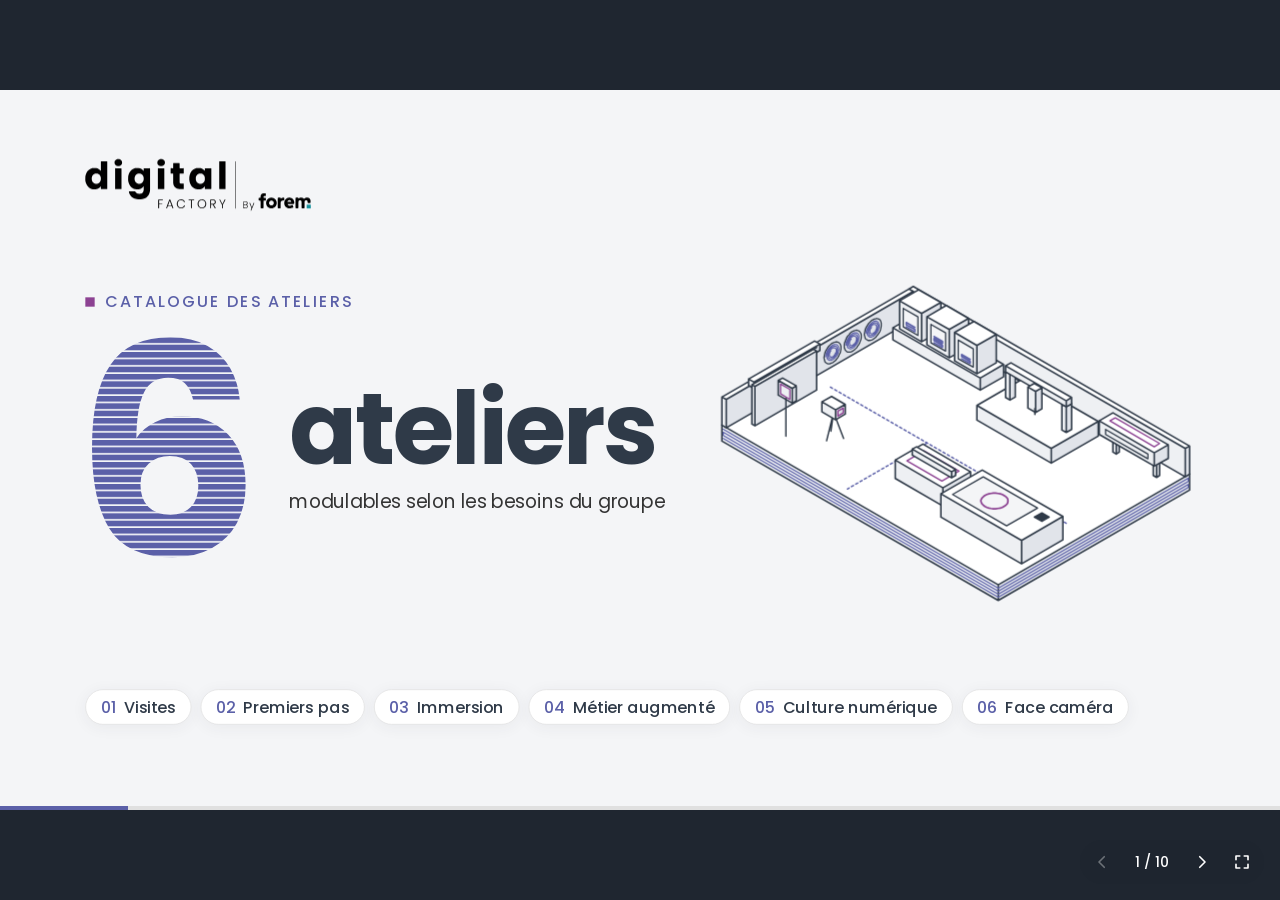
<file: index.html>
<!doctype html>
<html lang="fr">
<head>
<meta charset="utf-8">
<meta name="viewport" content="width=device-width, initial-scale=1">
<title>Les types d’ateliers de la Digital Factory</title>
<meta name="description" content="Catalogue des ateliers de la Digital Factory du Forem : six ateliers, modulables selon les besoins du groupe.">
<style>@font-face { font-family: 'Poppins'; font-style: normal; font-weight: 400; font-display: swap; src: url('fonts/Poppins-Regular.woff2') format('woff2'); }@font-face { font-family: 'Poppins'; font-style: normal; font-weight: 500; font-display: swap; src: url('fonts/Poppins-Medium.woff2') format('woff2'); }@font-face { font-family: 'Poppins'; font-style: normal; font-weight: 700; font-display: swap; src: url('fonts/Poppins-Bold.woff2') format('woff2'); }</style>
<style>
* { margin: 0 }
html, body { height: 100%; }
body { font: 32px/1.2 sans-serif; overflow: hidden; background: #1f2630; }
h1 { font-size: 96px; font-weight: 600 } h2 { font-size: 64px; font-weight: 600 } h3 { font-size: 44px; font-weight: 600 }
p, li, h1, h2, h3, td, th { overflow-wrap: break-word; text-wrap: pretty }
x-shape, x-icon { display: block }
body { font-family: 'Poppins', Arial, sans-serif; color: #333333; font-size: 28px; line-height: 1.5; }
section { padding: 128px; box-sizing: border-box; display: flex; flex-direction: column; }
section.light { background: #f4f5f7; }
section.dark { background: #2f3a48; color: #ffffff; }
section.grad { background: linear-gradient(120deg, #2f3a48 0%, #5b60a8 62%, #8c4292 100%); color: #ffffff; }
section.foot { padding: 128px 128px 160px; }

.kick { display: flex; align-items: center; gap: 16px; }
.sq { width: 14px; height: 14px; background: #8c4292; flex: none; }
.kicker { font-size: 24px; font-weight: 500; letter-spacing: 3px; text-transform: uppercase; color: #5b60a8; line-height: 1.2; }
.dark .sq { background: #ffffff; }
.grad .sq { background: #ffffff; }
.dark .kicker { color: #ffffff; }
.grad .kicker { color: #ffffff; }

.title { font-size: 64px; font-weight: 700; line-height: 1.1; letter-spacing: -1.5px; color: #2f3a48; margin-top: 20px; }
.hl { color: #5b60a8; }

.bignum { position: absolute; left: 1192px; top: 128px; width: 600px; text-align: right; font-size: 260px; font-weight: 700; line-height: 1; letter-spacing: -10px; color: #e3e5ea; }

.prog { position: absolute; left: 0; top: 1074px; width: 1920px; height: 6px; background: #e0e0e0; overflow: hidden; }
.progfill { height: 6px; background: #5b60a8; animation: progstep 0.9s cubic-bezier(0.2, 0.7, 0.2, 1) both; }
.grad .prog { background: rgba(255, 255, 255, 0.28); }
.grad .progfill { background: #ffffff; }
.dark .prog { background: #4a5566; }
.dark .progfill { background: #ffffff; }

.cols { display: flex; gap: 80px; margin-top: 48px; flex: 1; min-height: 0; }
.colL { width: 760px; display: flex; flex-direction: column; }
.colR { width: 824px; }
.body { font-size: 28px; line-height: 1.5; color: #333333; }
.spacer { flex: 1; }

.dlabel { font-size: 24px; font-weight: 500; letter-spacing: 3px; text-transform: uppercase; color: #5f6673; line-height: 1.2; }
.dur { font-size: 72px; font-weight: 700; line-height: 1.05; letter-spacing: -2px; color: #2f3a48; margin-top: 6px; white-space: nowrap; }
.fiche { display: flex; gap: 40px; align-items: flex-start; }
.fdur { flex: none; }
.fpub { flex: 1; min-width: 0; box-sizing: border-box; background: #ffffff; border: 2px solid #5b60a8; border-radius: 12px; padding: 14px 22px 16px; }
.plabel { font-size: 24px; font-weight: 700; letter-spacing: 2px; text-transform: uppercase; color: #8c4292; line-height: 1.2; }
.publ { font-size: 22px; font-weight: 400; line-height: 1.35; color: #5b60a8; margin-top: 4px; padding-left: 26px; }
.publ li { margin-top: 4px; }
.publ span { color: #333333; }
.dursub { font-size: 24px; font-weight: 500; color: #5b60a8; line-height: 1.2; margin-top: 4px; }
.track { position: relative; width: 760px; height: 16px; border-radius: 8px; background: #e0e0e0; overflow: hidden; margin-top: 20px; }
.grow { position: absolute; left: 0; top: 0; height: 16px; overflow: hidden; border-radius: 8px; }
.fill { display: flex; height: 16px; animation: grow 1s cubic-bezier(0.2, 0.7, 0.2, 1) both; animation-delay: 0.55s; }
/* barres de durée : rose vif */
.solid { height: 16px; background: #F0268B; }
.hatch { height: 16px; background: repeating-linear-gradient(135deg, #F0268B 0px, #F0268B 4px, #e0e0e0 4px, #e0e0e0 9px); }
.ticks { position: relative; width: 760px; height: 36px; margin-top: 8px; }
.tick { position: absolute; top: 0; width: 120px; font-size: 24px; line-height: 1.4; color: #5f6673; }

.fig { position: relative; width: 824px; height: 570px; }
.cap { font-size: 24px; font-weight: 500; letter-spacing: 3px; text-transform: uppercase; color: #5f6673; line-height: 1.2; }
.lab { font-size: 28px; font-weight: 700; color: #2f3a48; line-height: 1.25; }
.sub { font-size: 24px; color: #5f6673; line-height: 1.4; }
.pill { font-size: 26px; font-weight: 500; color: #2f3a48; background: #ffffff; border: 2px solid #5b60a8; border-radius: 40px; padding: 8px 28px; line-height: 1.3; }
.prow { display: flex; align-items: center; gap: 18px; }

.cards { display: flex; gap: 48px; }
.card { width: 388px; box-sizing: border-box; background: #ffffff; border: 1px solid #e0e0e0; border-radius: 14px; padding: 34px; box-shadow: 0 4px 24px rgba(47, 58, 72, 0.07); display: flex; flex-direction: column; }
.ckick { font-size: 24px; font-weight: 500; letter-spacing: 3px; text-transform: uppercase; color: #8c4292; line-height: 1.25; }
.ctitle { font-size: 30px; font-weight: 700; color: #2f3a48; line-height: 1.25; margin-top: 18px; }
.csub { font-size: 24px; color: #5f6673; line-height: 1.4; margin-top: 8px; }

.box { box-sizing: border-box; height: 72px; border-radius: 10px; display: flex; align-items: center; justify-content: center; font-size: 26px; font-weight: 500; line-height: 1.2; }
.box.at { background: #ffffff; border: 2px solid #2f3a48; color: #2f3a48; }
.box.mod { background: #8c4292; color: #ffffff; font-weight: 700; }
.box.ghost { background: #f4f5f7; border: 2px dashed #5f6673; color: #5f6673; }
.brow { display: flex; gap: 10px; margin-top: 16px; align-items: center; }

.ov { position: relative; margin-top: 48px; display: flex; flex-direction: column; }
.ovrow { display: flex; align-items: center; gap: 28px; height: 86px; border-top: 1px solid #e0e0e0; }
.ovhead { height: 48px; border-top: none; }
.ovnum { width: 64px; font-size: 28px; font-weight: 700; color: #5b60a8; line-height: 1.2; }
.ovname { width: 420px; font-size: 36px; font-weight: 700; color: #2f3a48; line-height: 1.2; letter-spacing: -0.5px; }
.ovtrack { position: relative; width: 820px; height: 18px; border-radius: 9px; background: #e0e0e0; overflow: hidden; }
.ovscale { position: relative; width: 820px; height: 34px; }
.ovdur { width: 248px; font-size: 32px; font-weight: 700; color: #2f3a48; text-align: right; line-height: 1.2; }

.rc { display: flex; flex-direction: column; }
.rcrow { display: flex; align-items: baseline; gap: 28px; padding: 18px 0; border-top: 1px solid #4a5566; }
.rcnum { width: 64px; font-size: 28px; font-weight: 700; color: #c5cad3; line-height: 1.2; }
.rcname { width: 520px; font-size: 48px; font-weight: 700; color: #ffffff; line-height: 1.15; letter-spacing: -1px; }
.rcdur { width: 220px; font-size: 32px; font-weight: 700; color: #ffffff; line-height: 1.2; }
.rcdesc { width: 776px; font-size: 26px; color: #c5cad3; line-height: 1.35; }
.footer { position: absolute; left: 128px; bottom: 64px; width: 1000px; height: 30px; }

.a { animation: rise 0.65s cubic-bezier(0.2, 0.7, 0.2, 1) both; animation-delay: calc(var(--i, 0) * 110ms); }
.f { animation: fade 0.7s ease-out both; animation-delay: calc(var(--i, 0) * 110ms); }
.sl { animation: slidein 0.7s cubic-bezier(0.2, 0.7, 0.2, 1) both; animation-delay: calc(var(--i, 0) * 110ms); }
.dr { animation: drop 0.7s cubic-bezier(0.2, 0.7, 0.2, 1) both; animation-delay: calc(var(--i, 0) * 110ms); }



.hot { animation: hot 0.8s ease-in-out 0.9s 3 alternate both; }
.rvb.prt { animation: rvbo 2.4s linear 0.9s both; }
.rvbi.prt { animation: rvbi 2.4s linear 0.9s both; }
.uvh { animation: uvh 1.8s linear 1s both; }
.rvx.uvt { animation: rvxo 1.8s linear 1s both; }
.rvxi.uvt { animation: rvxi 1.8s linear 1s both; }
.hzy { animation: hzy 4s linear 0.8s both; }
.hzx { transform: translateX(-118px); animation: hzx 4s linear 0.8s both; }
.rvx.lyA { animation: rvxo 2s linear 0.8s both; }
.rvxi.lyA { animation: rvxi 2s linear 0.8s both; }
.rvl.lyB { animation: rvlo 2s linear 2.8s both; }
.rvli.lyB { animation: rvli 2s linear 2.8s both; }
.seg { animation: segin 0.2s linear both; animation-delay: calc(0.8s + var(--i, 0) * 0.2s); }
.orbit { animation: orbit 2.4s linear 0.8s both; }
.orbiti { animation: orbiti 2.4s linear 0.8s both; }
.rec { animation: rec 1.2s ease-in-out 0.9s 4 alternate both; }
.focus { animation: focus 0.9s cubic-bezier(0.2, 0.7, 0.2, 1) 0.6s both; }

@keyframes rise { from { opacity: 0; transform: translateY(28px); } }
@keyframes fade { from { opacity: 0; } }
@keyframes slidein { from { opacity: 0; transform: translateX(90px); } }
@keyframes drop { from { opacity: 0; transform: translateY(-56px); } }
@keyframes grow { from { transform: translateX(-100%); } }
@keyframes progstep { from { transform: translateX(-192px); } }
@keyframes rvxo { from { transform: translateX(-100%); } }
@keyframes rvxi { from { transform: translateX(100%); } }
@keyframes rvlo { from { transform: translateX(100%); } }
@keyframes rvli { from { transform: translateX(-100%); } }
@keyframes rvyo { from { transform: translateY(-100%); } }
@keyframes rvyi { from { transform: translateY(100%); } }
@keyframes rvbo { from { transform: translateY(100%); } }
@keyframes rvbi { from { transform: translateY(-100%); } }
@keyframes hot { from { transform: translateX(-36px); } to { transform: translateX(36px); } }
@keyframes uvh { from { transform: translateX(-92px); } }
@keyframes hzy { 0% { transform: translateY(8px); } 49.9% { transform: translateY(8px); } 50% { transform: translateY(0px); } }
@keyframes hzx { 0% { transform: translateX(-118px); } 50% { transform: translateX(118px); } 100% { transform: translateX(-118px); } }
@keyframes segin { from { opacity: 0; } }
@keyframes orbit { from { transform: rotate(0deg); } to { transform: rotate(360deg); } }
@keyframes orbiti { from { transform: rotate(0deg); } to { transform: rotate(-360deg); } }
@keyframes rec { from { opacity: 1; } to { opacity: 0.2; } }
@keyframes focus { from { opacity: 0; transform: scale(1.08); } }

/* couverture:début */
.cvLg { animation: fade 0.3s linear 8.7s both; }
.cvMq { animation: fade 0.4s linear 12.58s both; }
.cvSix { animation: fade 0.3s linear 10.10s both; }
.chip { font-size: 24px; font-weight: 500; color: #2f3a48; background: #ffffff; border: 1px solid #e0e0e0; border-radius: 40px; padding: 10px 22px; line-height: 1.3; box-shadow: 0 4px 24px rgba(47, 58, 72, 0.06); white-space: nowrap; }
.cvIn { animation: rise 0.65s cubic-bezier(0.2, 0.7, 0.2, 1) both; }
/* couverture:fin */

#deck { position: absolute; left: 0; top: 0; width: 1920px; height: 1080px; transform-origin: 0 0; }
#deck > section { position: absolute; left: 0; top: 0; width: 1920px; height: 1080px; overflow: hidden; isolation: isolate; }
#deck > section:not(.on) { display: none !important; }
iframe.emb { display: block; border: 0; background: transparent; pointer-events: none; }
#ui { position: fixed; right: 16px; bottom: 16px; display: flex; align-items: center; gap: 4px; padding: 4px;
  background: rgba(31, 38, 48, 0.82); border-radius: 999px; font: 500 14px/1 'Poppins', Arial, sans-serif; color: #ffffff;
  transition: opacity 0.4s; z-index: 10; }
#ui.idle { opacity: 0; }
#ui button { width: 36px; height: 36px; border: 0; border-radius: 50%; background: transparent; color: inherit; cursor: pointer;
  display: flex; align-items: center; justify-content: center; }
#ui button:hover:not(:disabled), #ui button:focus-visible { background: rgba(255, 255, 255, 0.16); outline: none; }
#ui button:disabled { opacity: 0.35; cursor: default; }
#ui svg { width: 18px; height: 18px; fill: none; stroke: currentColor; stroke-width: 2.2; stroke-linecap: round; stroke-linejoin: round; }
#count { min-width: 56px; text-align: center; font-variant-numeric: tabular-nums; }
</style>
<noscript><style>body { overflow: auto; } #deck { position: static; } #deck > section:not(.on) { position: relative; display: flex !important; }</style></noscript>
</head>
<body>
<main id="deck">
<section id="couverture" class="light cover" data-transition="push"><div class="prog"><div class="progfill" style="width:192px"></div></div><iframe class="emb" sandbox="allow-scripts" aria-hidden="true" tabindex="-1" title="" style="position:absolute; left:124px; top:98px; width:1296px; height:542px" srcdoc="&lt;!doctype html&gt;&lt;style&gt;#xq-s{position:absolute;left:0;top:0;width:1296px;height:542px;overflow:hidden;transform-origin:0 0;visibility:hidden}.xq-go #xq-s{visibility:visible}#xq-s div,#xq-s svg{position:absolute;left:0;top:0}#xq-v{position:fixed;left:0;top:0;width:100%;height:100%;visibility:hidden}@media (prefers-reduced-motion:reduce){#xq-s{display:none}}.w{fill:#FFFFFF;stroke:#2f3a48;stroke-width:2.5;stroke-linejoin:round;stroke-linecap:round}.b{stroke-width:3}#L div,#L svg{width:760px;height:184px}.s0,.s1,.s2,.s3{fill:#F0268B;opacity:0}.c0,.c1,.dr{opacity:0}.sm{fill:#E1E4EA}@keyframes bs{0%{opacity:0;stroke-dashoffset:453.52}5.26%{opacity:1;stroke-dashoffset:453.52}68.42%{stroke-dashoffset:0}78.95%{opacity:1}100%{opacity:0;stroke-dashoffset:0}}.xq-go #bs use{animation:bs 0.95s linear 4.15s both}@keyframes rg{0%{opacity:0;width:14px;height:14px;margin:-7px}11%{opacity:.9}100%{opacity:0;width:60px;height:60px;margin:-30px}}.xq-go #rg{animation:rg .45s linear 6.5s both}@keyframes s0{0%{opacity:0;transform:none}15%{opacity:1}100%{opacity:0;transform:translate(-14px,-16px)}}.xq-go .s0{animation:s0 .4s linear both}@keyframes s1{0%{opacity:0;transform:none}15%{opacity:1}100%{opacity:0;transform:translate(-14px,10px)}}.xq-go .s1{animation:s1 .4s linear both}@keyframes s2{0%{opacity:0;transform:none}15%{opacity:1}100%{opacity:0;transform:translate(12px,-16px)}}.xq-go .s2{animation:s2 .4s linear both}@keyframes s3{0%{opacity:0;transform:none}15%{opacity:1}100%{opacity:0;transform:translate(12px,10px)}}.xq-go .s3{animation:s3 .4s linear both}@keyframes sm{0%{opacity:0;transform:none}22%{opacity:.7}100%{opacity:0;transform:translate(0,-36px) scale(2.75)}}.sm{transform-box:fill-box;transform-origin:center;opacity:0}.xq-go .sm{animation:sm .9s linear both}@keyframes fl{to{transform:translate(0,-14px)}}.xq-go .fl{animation:fl .35s linear 3.4s 2 both}@keyframes c0{0%{opacity:0;transform:none}13%{opacity:1}50%{transform:translate(26px,-14px)}100%{opacity:0;transform:translate(50px,12px)}}.xq-go .c0{animation:c0 .6s linear both}@keyframes c1{0%{opacity:0;transform:none}13%{opacity:1}50%{transform:translate(-26px,-14px)}100%{opacity:0;transform:translate(-50px,12px)}}.xq-go .c1{animation:c1 .6s linear both}@keyframes dr{0%{opacity:0;transform:none}22%{opacity:1}100%{opacity:0;transform:translate(0,18px)}}.xq-go .dr{animation:dr .45s linear both}&lt;/style&gt;&lt;i id=&quot;xq-v&quot;&gt;&lt;/i&gt;&lt;div id=&quot;xq-s&quot;&gt;&lt;svg width=&quot;0&quot; height=&quot;0&quot;&gt;&lt;defs&gt;&lt;path id=&quot;pd&quot; fill-rule=&quot;evenodd&quot; transform=&quot;scale(0.5)&quot; d=&quot;M495 72l-3 3v135l1 1 2 1h39l2-2v-136l-2-1zm-286 0-1 2v137l1 1h40l1-2v-135l-1-2zm511 16-10 16-4 10-4 18v20l2 6v4l4 13 8 16 9 9 7 6 9 4 13 4h12l8-1 12-3 10-6 8-8h1 1v14 2h40l3-2v-136l-1-1h-42v2 13l-2 1-8-8-14-7-12-3h-14l-7 1-11 4-10 6zm48 20h12l8 2 5 4 7 6 2 4 4 9v19l-4 9-4 5-6 6-6 3-6 1h-9-5l-6-4-10-10-4-12v-16l4-11 4-6 7-5zm-428-36-14 6-8 6-12 12-8 16-4 15v25l2 9v4l2 7 10 19 10 10 14 9 7 2 13 2h12l14-4 12-8 7-8 1 1v23l-2 8-6 10-8 5-12 3-13-2-6-3-6-5-5-8h-40v2 6l4 12 5 8 10 10 11 8 7 3 14 4 9 1h22l8-1 16-5 12-8 12-13 4-9 4-12 2-14v-144l-2-2-39 1-1 1v15l-2 1-8-8-4-4-10-4-12-3h-14zm20 36h15l10 6 7 6 4 7 2 9v12l-2 8-3 6-9 10-6 3-6 1h-9-5l-8-6-8-8-3-6-1-6v-16l4-11 8-9zm236-69-2 1v31l-2 2-13-1-1 3v31 2h15l1 2v62l4 15 4 9 8 6 10 6 5 2 9 2h30l1-2v-34h-1-19l-4-2-2-2-1-4-1-57 3-3h24l1-1v-33l-3-2-22 1-2-2v-30l-2-2zm306-11v182l1 2h39l2-1v-183h-1zm-748 0h-40-2v60 2l-2-1-8-8-12-7-14-3h-13l-8 1-15 6-7 5-9 9-4 6-7 14-4 15-1 23 2 10 4 14 6 14 4 4 9 10 5 3 8 5 12 3 9 1h13l12-4 4-2 6-4 8-9h2v15l2 2h39l2-1v-183zm-80 80h16l10 6 4 4 4 5 3 7 1 8v12l-2 8-2 4-9 10-7 3-6 1h-8-5l-9-6-6-6-2-4-4-10v-13l2-9 4-8 6-6zm433-96-8 4-7 6-3 9v9l1 4 7 9 6 3 8 2h6l7-1 6-3 6-6 2-5 2-5-2-10-2-6-6-5-4-3-5-2zm-285 0-9 4-7 8-2 8v10l4 8 5 4 5 2 8 2h6l8-2 5-2 7-8 2-4v-5l-1-9-3-6-6-6-4-2-4-2z&quot;/&gt;&lt;path id=&quot;pf&quot; fill-rule=&quot;evenodd&quot; transform=&quot;scale(0.5)&quot; d=&quot;M570 282l-2 2-20 54 1 2h3l2-2 4-10 3-3h21l4 2 4 11 1 2h4l1-4-4-8-13-37-1-2v-2l-4-5zm2 10h1l1 2v2l8 19v5l-1 1h-19v-1-2l6-16v-3l2-2v-3zm330-10v2l18 34v20l1 2h3l2-2v-21l16-32 2-1v-2h-6l-2 2-12 24-2 2-1-2-13-25-1-1zm-60 0v1 56l4 1 1-2v-20l1-2h9l3 2 12 20 1 2h5v-2l-12-21v-2-1l6-2 5-6 1-4v-8l-1-4-5-6-7-2zm6 5v-1h14l6 2 4 4v4 6l-2 4-4 3-4 1h-13l-2-2zm-150-5-1 1 1 3h14l2 3-1 48 1 3h4l1-2-1-49 2-3h14l1-1v-2l-1-1zm-173 0h-29l-2 2v54l2 2h4l1-2 1-24 2-2h16l2-1-1-3h-19l-1-2v-18l1-2h23l1-2zm255-1-6 2-6 3-4 4-4 8-2 8v9 5l4 8 8 8 9 4h15l8-4 7-6 2-4 3-6 1-6-1-13-5-10-5-5-4-2-10-4zm6 5h7l8 5 6 8 2 7-1 10-2 6-2 4-6 6-10 3-8-1-7-3-5-6-4-8v-13l4-8 7-8 6-2zm-148-4-9 4-5 6-4 8-2 6v8l2 6 4 8 9 8 7 4h14l6-2 6-4 5-6 3-4v-1l-2-1h-4l-7 8-8 4h-11l-7-2-5-5-4-9-1-12 3-8 2-5 5-4 5-3h5 8l5 2 4 4 4 5 4 1h3l1-2-5-6-9-7-10-3z&quot;/&gt;&lt;path id=&quot;ps&quot; fill-rule=&quot;evenodd&quot; transform=&quot;scale(0.5)&quot; d=&quot;M1008 26l-2 2v312l2 2h2v-314z&quot;/&gt;&lt;path id=&quot;pb&quot; fill-rule=&quot;evenodd&quot; transform=&quot;scale(0.5)&quot; d=&quot;M1134 304h-2l-2 2-8 24-2 2-2-1-1-3-9-22-2-2-2 1v3l12 30v2l-5 13 1 3h2l4-6 16-42 1-2zm-70-10-2 2v42l2 2h16l6-2 6-6v-9l-6-6v-3l4-2 1-4v-4l-2-5-3-3-6-2zm4 24h12l4 2 2 2 2 3-2 6-3 3-7 2h-8l-2-2v-14zm-2-18 2-2h8l6 2 4 2v3 5l-4 4h-3-12l-1-2z&quot;/&gt;&lt;path id=&quot;po&quot; fill-rule=&quot;evenodd&quot; transform=&quot;scale(0.5)&quot; d=&quot;M1410 337l3 3h13l4-2v-42l1-4 3-4 4-2h5l5 3 2 5 1 44 3 2h12 2l2-4v-42l2-4 6-4h6l2 2 4 5v8l2 3h2 13 3v-2-15l-2-5-2-4-6-6-4-2-7-1h-6l-6 1-11 7-5-5-4-2-7-1h-8l-4 1-6 4h-2l-4-5-14 1-2 2zm-51-67-11 6-6 6-5 10-1 6-1 10 3 14 4 6 7 6 8 4 5 2h14l10-2 8-4 2-1v-4l-6-11h-2l-10 4-7 1-5-1-2-2-5-4-1-4 1-1 35 1 5-2 3-4v-6l-1-7-3-8-5-6-5-4-8-5-8-1zm-3 24 4-4 4-4 6-1 4 1 4 2 2 3 2 5-2 2h-21l-3-2zm-24-25-11 1-8 4h-1l-2-4-2-1h-13l-3 2v65l1 3 16 1 1-2 2-2-1-33 1-6 2-3 5-4 5-2h9l1-2 2-2v-11l-2-3zm-92 1-9 4-3 2-6 6-4 6-4 8v16l4 10 3 4 5 5 5 4 6 3 8 2h12l6-2 7-4 6-6 4-5 4-11v-14l-2-7-4-9-7-6-4-2-9-4-8-1zm3 20 3-1h7l3 1 6 6 2 3 2 7-2 6-6 6-4 2h-9l-4-2-5-4-2-4v-4-7l4-5zm-33-50h-15l-9 4-6 6-2 4-1 15-3 1h-6l-4 2v2 10l1 3 3 1h6l4 3v46l2 3h14l3-3v-47l2-2h10 2l1-2v-14l-2-2h-10l-3-2v-6l1-1 3-3h7l4-2v-13z&quot;/&gt;&lt;/defs&gt;&lt;/svg&gt;&lt;div id=&quot;L&quot; style=&quot;left:456px;top:330px;width:760px;height:184px;transform-origin:0 0&quot;&gt;&lt;div id=&quot;dp&quot;&gt;&lt;svg&gt;&lt;use href=&quot;#pd&quot; fill=&quot;#F0268B&quot;/&gt;&lt;/svg&gt;&lt;/div&gt;&lt;div id=&quot;db&quot;&gt;&lt;svg&gt;&lt;use href=&quot;#pd&quot;/&gt;&lt;/svg&gt;&lt;/div&gt;&lt;div id=&quot;fb&quot;&gt;&lt;svg&gt;&lt;use href=&quot;#pf&quot;/&gt;&lt;/svg&gt;&lt;/div&gt;&lt;div id=&quot;fu&quot;&gt;&lt;svg&gt;&lt;use href=&quot;#pf&quot; fill=&quot;#5b60a8&quot;/&gt;&lt;/svg&gt;&lt;/div&gt;&lt;div id=&quot;sp&quot;&gt;&lt;svg&gt;&lt;use href=&quot;#ps&quot;/&gt;&lt;/svg&gt;&lt;/div&gt;&lt;div id=&quot;bf&quot;&gt;&lt;svg&gt;&lt;use href=&quot;#pb&quot;/&gt;&lt;/svg&gt;&lt;/div&gt;&lt;div id=&quot;bs&quot;&gt;&lt;svg&gt;&lt;use href=&quot;#pb&quot; fill=&quot;none&quot; stroke=&quot;#F0268B&quot; stroke-width=&quot;3.2&quot; stroke-linejoin=&quot;round&quot; stroke-dasharray=&quot;453.52 469.52&quot;/&gt;&lt;/svg&gt;&lt;/div&gt;&lt;div id=&quot;ft&quot;&gt;&lt;svg&gt;&lt;use href=&quot;#po&quot;/&gt;&lt;/svg&gt;&lt;/div&gt;&lt;div id=&quot;fo&quot;&gt;&lt;svg&gt;&lt;use href=&quot;#po&quot;/&gt;&lt;/svg&gt;&lt;/div&gt;&lt;div id=&quot;rg&quot; style=&quot;left:749.12px;top:164px;width:14px;height:14px;margin:-7px;box-sizing:border-box;border:2.5px solid #F0268B;border-radius:50%;opacity:0&quot;&gt;&lt;/div&gt;&lt;div id=&quot;td&quot; style=&quot;left:742.25px;top:157.75px;width:13.75px;height:12.5px;background:#18929D&quot;&gt;&lt;/div&gt;&lt;/div&gt;&lt;svg width=&quot;1296&quot; height=&quot;542&quot; viewBox=&quot;124 98 1296 542&quot;&gt;&lt;defs&gt;&lt;linearGradient id=&quot;bg&quot; x1=&quot;0&quot; y1=&quot;0&quot; x2=&quot;0&quot; y2=&quot;1&quot;&gt;&lt;stop offset=&quot;0&quot; stop-color=&quot;#F0268B&quot;/&gt;&lt;stop offset=&quot;.8&quot; stop-color=&quot;#F0268B&quot;/&gt;&lt;stop offset=&quot;1&quot; stop-color=&quot;#F0268B&quot; stop-opacity=&quot;.2&quot;/&gt;&lt;/linearGradient&gt;&lt;clipPath id=&quot;bc&quot;&gt;&lt;rect x=&quot;1080&quot; y=&quot;403&quot; width=&quot;8&quot; height=&quot;34&quot;/&gt;&lt;/clipPath&gt;&lt;/defs&gt;&lt;g id=&quot;a&quot;&gt;&lt;rect class=&quot;w&quot; x=&quot;548&quot; y=&quot;345&quot; width=&quot;14&quot; height=&quot;26&quot; rx=&quot;3&quot;/&gt;&lt;rect class=&quot;w&quot; x=&quot;1078&quot; y=&quot;345&quot; width=&quot;14&quot; height=&quot;26&quot; rx=&quot;3&quot;/&gt;&lt;rect class=&quot;w b&quot; x=&quot;560&quot; y=&quot;352&quot; width=&quot;520&quot; height=&quot;12&quot; rx=&quot;6&quot;/&gt;&lt;/g&gt;&lt;circle class=&quot;s3&quot; cx=&quot;622&quot; cy=&quot;450&quot; r=&quot;2&quot; style=&quot;animation-delay:.62s&quot;/&gt;&lt;circle class=&quot;s0&quot; cx=&quot;675&quot; cy=&quot;487&quot; r=&quot;2.6&quot; style=&quot;animation-delay:.79s&quot;/&gt;&lt;circle class=&quot;s2&quot; cx=&quot;728&quot; cy=&quot;524&quot; r=&quot;2&quot; style=&quot;animation-delay:.96s&quot;/&gt;&lt;circle class=&quot;s1&quot; cx=&quot;781&quot; cy=&quot;451&quot; r=&quot;2.6&quot; style=&quot;animation-delay:1.13s&quot;/&gt;&lt;circle class=&quot;s2&quot; cx=&quot;834&quot; cy=&quot;488&quot; r=&quot;2&quot; style=&quot;animation-delay:1.3s&quot;/&gt;&lt;circle class=&quot;s0&quot; cx=&quot;887&quot; cy=&quot;525&quot; r=&quot;2.6&quot; style=&quot;animation-delay:1.47s&quot;/&gt;&lt;circle class=&quot;s3&quot; cx=&quot;940&quot; cy=&quot;452&quot; r=&quot;2&quot; style=&quot;animation-delay:1.64s&quot;/&gt;&lt;circle class=&quot;s0&quot; cx=&quot;994&quot; cy=&quot;489&quot; r=&quot;2.6&quot; style=&quot;animation-delay:1.81s&quot;/&gt;&lt;circle class=&quot;sm&quot; cx=&quot;633&quot; cy=&quot;440&quot; r=&quot;4&quot; style=&quot;animation-delay:.7s&quot;/&gt;&lt;circle class=&quot;sm&quot; cx=&quot;720&quot; cy=&quot;440&quot; r=&quot;4&quot; style=&quot;animation-delay:.98s&quot;/&gt;&lt;circle class=&quot;sm&quot; cx=&quot;808&quot; cy=&quot;440&quot; r=&quot;4&quot; style=&quot;animation-delay:1.26s&quot;/&gt;&lt;circle class=&quot;sm&quot; cx=&quot;895&quot; cy=&quot;440&quot; r=&quot;4&quot; style=&quot;animation-delay:1.54s&quot;/&gt;&lt;circle class=&quot;sm&quot; cx=&quot;983&quot; cy=&quot;440&quot; r=&quot;4&quot; style=&quot;animation-delay:1.82s&quot;/&gt;&lt;g id=&quot;b&quot;&gt;&lt;g id=&quot;bb&quot; opacity=&quot;0&quot;&gt;&lt;rect x=&quot;603&quot; y=&quot;392&quot; width=&quot;10&quot; height=&quot;178&quot; fill=&quot;#F0268B&quot; opacity=&quot;.18&quot;/&gt;&lt;rect x=&quot;606.5&quot; y=&quot;392&quot; width=&quot;3&quot; height=&quot;178&quot; fill=&quot;url(#bg)&quot;/&gt;&lt;g id=&quot;bd&quot;&gt;&lt;circle cx=&quot;608&quot; cy=&quot;448&quot; r=&quot;7&quot; fill=&quot;#F0268B&quot; opacity=&quot;.35&quot;/&gt;&lt;circle cx=&quot;608&quot; cy=&quot;448&quot; r=&quot;3.6&quot; fill=&quot;#FFFFFF&quot;/&gt;&lt;/g&gt;&lt;/g&gt;&lt;rect class=&quot;w b&quot; x=&quot;584&quot; y=&quot;334&quot; width=&quot;48&quot; height=&quot;42&quot; rx=&quot;7&quot;/&gt;&lt;rect x=&quot;590&quot; y=&quot;341&quot; width=&quot;36&quot; height=&quot;6&quot; rx=&quot;3&quot; fill=&quot;#5b60a8&quot;/&gt;&lt;path class=&quot;w&quot; d=&quot;M599 376h18l-4 14h-10z&quot;/&gt;&lt;circle cx=&quot;608&quot; cy=&quot;390&quot; r=&quot;3&quot; fill=&quot;#F0268B&quot;/&gt;&lt;/g&gt;&lt;g id=&quot;c&quot;&gt;&lt;rect class=&quot;w&quot; x=&quot;800&quot; y=&quot;561&quot; width=&quot;250&quot; height=&quot;10&quot; rx=&quot;5&quot;/&gt;&lt;/g&gt;&lt;g id=&quot;e&quot;&gt;&lt;g id=&quot;ex&quot;&gt;&lt;path d=&quot;M827 512v34&quot; stroke=&quot;#5b60a8&quot; stroke-width=&quot;5&quot; stroke-linecap=&quot;round&quot;/&gt;&lt;rect class=&quot;w b&quot; x=&quot;812&quot; y=&quot;546&quot; width=&quot;30&quot; height=&quot;24&quot; rx=&quot;5&quot;/&gt;&lt;path d=&quot;M818 554h18M818 561h18&quot; stroke=&quot;#2f3a48&quot; stroke-width=&quot;1.8&quot;/&gt;&lt;rect x=&quot;819&quot; y=&quot;570&quot; width=&quot;16&quot; height=&quot;8&quot; rx=&quot;1.5&quot; fill=&quot;#5b60a8&quot;/&gt;&lt;path d=&quot;M821 578h12l-6 12z&quot; fill=&quot;#F0268B&quot;/&gt;&lt;/g&gt;&lt;/g&gt;&lt;g id=&quot;h&quot;&gt;&lt;rect class=&quot;w&quot; x=&quot;1070&quot; y=&quot;329&quot; width=&quot;28&quot; height=&quot;12&quot; rx=&quot;4&quot; style=&quot;fill:#8c4292&quot;/&gt;&lt;rect class=&quot;w b&quot; x=&quot;1068&quot; y=&quot;341&quot; width=&quot;32&quot; height=&quot;52&quot; rx=&quot;6&quot;/&gt;&lt;rect x=&quot;1074&quot; y=&quot;357&quot; width=&quot;20&quot; height=&quot;5&quot; rx=&quot;2.5&quot; fill=&quot;#5b60a8&quot;/&gt;&lt;rect class=&quot;w&quot; x=&quot;1074&quot; y=&quot;393&quot; width=&quot;20&quot; height=&quot;10&quot; rx=&quot;2&quot; style=&quot;fill:#E1E4EA&quot;/&gt;&lt;rect class=&quot;w&quot; x=&quot;1080&quot; y=&quot;403&quot; width=&quot;8&quot; height=&quot;34&quot; style=&quot;stroke-width:2&quot;/&gt;&lt;g clip-path=&quot;url(#bc)&quot;&gt;&lt;path class=&quot;fl&quot; d=&quot;M1080 402l8-7M1080 409l8-7M1080 416l8-7M1080 423l8-7M1080 430l8-7M1080 437l8-7M1080 444l8-7M1080 451l8-7&quot; stroke=&quot;#2f3a48&quot; stroke-width=&quot;1.6&quot;/&gt;&lt;/g&gt;&lt;path d=&quot;M1080 437h8l-4 6z&quot; fill=&quot;#F0268B&quot;/&gt;&lt;/g&gt;&lt;path class=&quot;c0&quot; d=&quot;M1089 459h5v2.5h-5z&quot; fill=&quot;#5b60a8&quot; style=&quot;animation-delay:3.48s&quot;/&gt;&lt;path class=&quot;c1&quot; d=&quot;M1079 477h5v2.5h-5z&quot; fill=&quot;#8c4292&quot; style=&quot;animation-delay:3.56s&quot;/&gt;&lt;path class=&quot;c0&quot; d=&quot;M1089 495h5v2.5h-5z&quot; fill=&quot;#E1E4EA&quot; style=&quot;animation-delay:3.64s&quot;/&gt;&lt;path class=&quot;c1&quot; d=&quot;M1079 513h5v2.5h-5z&quot; fill=&quot;#5b60a8&quot; style=&quot;animation-delay:3.72s&quot;/&gt;&lt;path class=&quot;c0&quot; d=&quot;M1089 531h5v2.5h-5z&quot; fill=&quot;#5b60a8&quot; style=&quot;animation-delay:3.8s&quot;/&gt;&lt;path class=&quot;c1&quot; d=&quot;M1079 549h5v2.5h-5z&quot; fill=&quot;#8c4292&quot; style=&quot;animation-delay:3.88s&quot;/&gt;&lt;path class=&quot;c0&quot; d=&quot;M1089 567h5v2.5h-5z&quot; fill=&quot;#E1E4EA&quot; style=&quot;animation-delay:3.96s&quot;/&gt;&lt;path class=&quot;c1&quot; d=&quot;M1079 585h5v2.5h-5z&quot; fill=&quot;#5b60a8&quot; style=&quot;animation-delay:4.04s&quot;/&gt;&lt;g id=&quot;i&quot;&gt;&lt;rect class=&quot;w&quot; x=&quot;1094&quot; y=&quot;546&quot; width=&quot;74&quot; height=&quot;8&quot; rx=&quot;4&quot;/&gt;&lt;/g&gt;&lt;g id=&quot;j&quot;&gt;&lt;rect class=&quot;w&quot; x=&quot;1104&quot; y=&quot;532&quot; width=&quot;24&quot; height=&quot;30&quot; rx=&quot;4&quot;/&gt;&lt;rect x=&quot;1108&quot; y=&quot;538&quot; width=&quot;16&quot; height=&quot;4&quot; rx=&quot;2&quot; fill=&quot;#8c4292&quot;/&gt;&lt;rect class=&quot;w&quot; x=&quot;1113&quot; y=&quot;562&quot; width=&quot;6&quot; height=&quot;10&quot; style=&quot;fill:#E1E4EA;stroke-width:2&quot;/&gt;&lt;path d=&quot;M1113 572h6l-3 6z&quot; fill=&quot;#F0268B&quot;/&gt;&lt;/g&gt;&lt;g id=&quot;k&quot;&gt;&lt;rect class=&quot;w&quot; x=&quot;1144&quot; y=&quot;517&quot; width=&quot;210&quot; height=&quot;8&quot; rx=&quot;4&quot;/&gt;&lt;/g&gt;&lt;circle class=&quot;dr&quot; cx=&quot;1301&quot; cy=&quot;546&quot; r=&quot;2&quot; fill=&quot;#5b60a8&quot; style=&quot;animation-delay:4.9s&quot;/&gt;&lt;circle class=&quot;dr&quot; cx=&quot;1259&quot; cy=&quot;546&quot; r=&quot;2&quot; fill=&quot;#F0268B&quot; style=&quot;animation-delay:5.02s&quot;/&gt;&lt;circle class=&quot;dr&quot; cx=&quot;1216&quot; cy=&quot;546&quot; r=&quot;2&quot; fill=&quot;#8c4292&quot; style=&quot;animation-delay:5.14s&quot;/&gt;&lt;circle class=&quot;dr&quot; cx=&quot;1195&quot; cy=&quot;576&quot; r=&quot;2&quot; fill=&quot;#F0268B&quot; style=&quot;animation-delay:5.48s&quot;/&gt;&lt;circle class=&quot;dr&quot; cx=&quot;1237&quot; cy=&quot;576&quot; r=&quot;2&quot; fill=&quot;#5b60a8&quot; style=&quot;animation-delay:5.6s&quot;/&gt;&lt;circle class=&quot;dr&quot; cx=&quot;1280&quot; cy=&quot;576&quot; r=&quot;2&quot; fill=&quot;#8c4292&quot; style=&quot;animation-delay:5.72s&quot;/&gt;&lt;g id=&quot;l&quot;&gt;&lt;rect x=&quot;1159&quot; y=&quot;548&quot; width=&quot;2&quot; height=&quot;29&quot; fill=&quot;#F0268B&quot; opacity=&quot;.9&quot;/&gt;&lt;rect class=&quot;w b&quot; x=&quot;1130&quot; y=&quot;506&quot; width=&quot;60&quot; height=&quot;30&quot; rx=&quot;6&quot;/&gt;&lt;rect x=&quot;1137&quot; y=&quot;512&quot; width=&quot;7&quot; height=&quot;12&quot; rx=&quot;2&quot; fill=&quot;#5b60a8&quot;/&gt;&lt;rect x=&quot;1147&quot; y=&quot;512&quot; width=&quot;7&quot; height=&quot;12&quot; rx=&quot;2&quot; fill=&quot;#8c4292&quot;/&gt;&lt;rect x=&quot;1157&quot; y=&quot;512&quot; width=&quot;7&quot; height=&quot;12&quot; rx=&quot;2&quot; fill=&quot;#F0268B&quot;/&gt;&lt;rect x=&quot;1167&quot; y=&quot;512&quot; width=&quot;7&quot; height=&quot;12&quot; rx=&quot;2&quot; fill=&quot;#2f3a48&quot;/&gt;&lt;rect class=&quot;w&quot; x=&quot;1136&quot; y=&quot;536&quot; width=&quot;48&quot; height=&quot;5&quot; rx=&quot;2.5&quot; style=&quot;fill:#E1E4EA;stroke-width:2&quot;/&gt;&lt;/g&gt;&lt;g id=&quot;m&quot;&gt;&lt;rect class=&quot;w&quot; x=&quot;1310&quot; y=&quot;500&quot; width=&quot;40&quot; height=&quot;10&quot; rx=&quot;5&quot;/&gt;&lt;rect class=&quot;w&quot; x=&quot;1326&quot; y=&quot;510&quot; width=&quot;8&quot; height=&quot;60&quot; style=&quot;fill:#5b60a8;stroke-width:2&quot;/&gt;&lt;rect class=&quot;w b&quot; x=&quot;1301&quot; y=&quot;570&quot; width=&quot;58&quot; height=&quot;16&quot; rx=&quot;4&quot;/&gt;&lt;rect x=&quot;1306&quot; y=&quot;581&quot; width=&quot;48&quot; height=&quot;2.5&quot; rx=&quot;1.2&quot; fill=&quot;#F0268B&quot;/&gt;&lt;/g&gt;&lt;/svg&gt;&lt;/div&gt;&lt;script&gt;(function(){var d=document,R=d.documentElement,S=d.getElementById(&quot;xq-s&quot;),A=[];function f(){var w=R.clientWidth||innerWidth;if(w)S.style.transform=&quot;scale(&quot;+w/1296+&quot;)&quot;}f();addEventListener(&quot;resize&quot;,f);if(window.ResizeObserver)new ResizeObserver(f).observe(R);if(navigator.webdriver)return;function play(){A.forEach(function(a){a.cancel()});A=[];var D=[[&quot;dp&quot;,0,[0,0,0,756,0,0],[.45,0,0,756,0,0],[.5,1,0,756,0,0],[2,1,0,287,0,0],[2.08,1,0,287,0,0],[2.18,0,0,287,0,0]],[&quot;db&quot;,0,[0,1,0,757,0,0],[.57,1,0,757,0,0],[2,1,0,311,0,0],[2.08,1,0,285,0,0]],[&quot;fb&quot;,0,[0,1,173,0,0,0],[2.1,1,173,0,0,0],[3.4,1,146,0,0,0],[3.55,1,138,0,0,0]],[&quot;fu&quot;,0,[0,0,170,0,8,0],[2.05,0,170,0,8,0],[2.1,1,170,0,8,0],[3.4,1,140,0,38,0],[3.55,1,140,0,38,0],[3.6,0,140,0,38,0]],[&quot;sp&quot;,0,[0,1,0,0,172,0],[3.4,1,0,0,172,0],[4.1,1,0,0,11,0]],[&quot;ft&quot;,0,[0,1,108,0,35,760],[4.8,1,108,0,35,760],[5.3,1,108,0,35,576]],[&quot;fo&quot;,0,[5.38,1,149,184,2,576],[5.88,1,149,0,2,576]],[&quot;bf&quot;,0,[0,0,0,0],[4.75,0,0,0],[4.95,1,0,0]],[&quot;td&quot;,0,[0,0,0,0],[6.4,0,0,0],[6.52,1,0,0]],[&quot;L&quot;,&quot;cubic-bezier(.5,0,.3,1)&quot;,[7,1,0,0,1],[7.8,1,-453.8,-326.7,.45]],[&quot;a&quot;,0,[0,0,0,-14],[.15,0,0,-14],[.4,1,0,0],[2.05,1,0,0],[2.3,0,0,-14]],[&quot;b&quot;,0,[.15,0,0,-14],[.4,1,0,0],[.5,1,0,0],[2,1,469,0],[2.05,1,469,0],[2.3,0,469,-14]],[&quot;bb&quot;,0,[0,0,0,0],[.4,0,0,0],[.5,1,0,0],[2,1,0,0],[2.1,0,0,0]],[&quot;bd&quot;,0,[0,1,0,0],[.5,1,0,0],[.68,1,0,110],[.86,1,0,0],[1.04,1,0,110],[1.22,1,0,0],[1.4,1,0,110],[1.58,1,0,0],[1.76,1,0,110],[2,1,0,30]],[&quot;c&quot;,0,[0,0,0,-10],[1.85,0,0,-10],[2.1,1,0,0],[3.4,1,0,-30],[3.65,0,0,-42]],[&quot;e&quot;,0,[0,0,0,-10],[1.85,0,0,-10],[2.1,1,0,0],[3.4,1,0,-30],[3.65,0,0,-42]],[&quot;ex&quot;,&quot;ease-in-out&quot;,[0,1,0,0],[2.1,1,0,0],[2.53,1,192,0],[2.97,1,0,0],[3.4,1,192,0]],[&quot;h&quot;,0,[0,0,0,-14],[3.15,0,0,-14],[3.4,1,0,0],[4.1,1,0,158],[4.35,0,0,144]],[&quot;i&quot;,0,[0,0,0,-12],[3.95,0,0,-12],[4.2,1,0,0],[4.8,1,0,0],[5.05,0,0,-12]],[&quot;j&quot;,0,[3.95,0,0,-12],[4.2,1,0,0],[4.32,1,8,0],[4.44,1,2,0],[4.56,1,30,0],[4.68,1,22,0],[4.8,1,34,0],[5.05,0,34,-12]],[&quot;k&quot;,0,[0,0,0,-12],[4.55,0,0,-12],[4.8,1,0,0],[5.3,1,0,0],[5.38,1,0,30],[5.88,1,0,30],[6.13,0,0,18]],[&quot;l&quot;,0,[4.55,0,176,-12],[4.8,1,176,0],[5.3,1,0,0],[5.38,1,0,30],[5.88,1,176,30],[6.13,0,176,18]],[&quot;m&quot;,0,[0,0,0,-110],[5.95,0,0,-110],[6.15,1,0,-90],[6.3,1,0,0],[6.5,1,0,0],[6.7,1,0,-48],[6.75,.75,0,-60],[6.9,0,0,-80]]];D.forEach(function(q){var e=d.getElementById(q[0]),f=q.slice(2),t0=f[0][0],T=f[f.length-1][0]-t0||1;A.push(e.animate(f.map(function(k){var o={offset:(k[0]-t0)/T,opacity:k[1]};if(k.length&gt;5)o.clipPath=&quot;inset(&quot;+k[2]+&quot;px &quot;+k[3]+&quot;px &quot;+k[4]+&quot;px &quot;+k[5]+&quot;px)&quot;;else o.transform=&quot;translate(&quot;+k[2]+&quot;px,&quot;+k[3]+&quot;px)&quot;+(k[4]?&quot; scale(&quot;+k[4]+&quot;)&quot;:&quot;&quot;);if(q[1])o.easing=q[1];return o}),{duration:T*1e3,delay:t0*1e3,fill:&quot;both&quot;}))});}var on=0;function go(v){if(v==on)return;on=v;R.classList.remove(&quot;xq-go&quot;);if(v){f();void R.offsetWidth;R.classList.add(&quot;xq-go&quot;);play()}}if(!window.IntersectionObserver)return go(1);new IntersectionObserver(function(e){var r=e[e.length-1].intersectionRatio;if(r&gt;=.5)go(1);else if(r==0)go(0)},{threshold:[0,.5]}).observe(d.getElementById(&quot;xq-v&quot;))})()&lt;/script&gt;"></iframe><div class="cvLg" style="position:absolute; left:126.20px; top:101.30px; width:342.0px; height:82.8px; background:#f4f5f7"><svg width="342" height="82.8" viewBox="0 0 342.0 82.8" aria-label="Digital Factory by Forem" xmlns="http://www.w3.org/2000/svg" style="display:block"><g transform="scale(0.1125)"><path d="M990 145l-5 5v269l1 3 4 2 3-1h76l2-2v-272l-2-3h-76zm-572 0-3 3v274l3 2 3-1h77l2-4v-258l-1-1 1-10-2-4h-76zm1023 32-9 11-12 19-9 22v4l-4 12v8l-3 10v42l3 11v8l8 26 9 18 9 14 17 18 15 11 17 9 27 7 22 1 18-2 23-7 20-12 16-16h2l2 2-1 26 2 4h77l3 1 5-3v-272l-2-3-3-1-3 1h-77l-2 4 1 26-4 2-16-16-14-9-13-6h-4l-6-3h-8l-8-2h-26l-8 2h-7l-23 8-19 12zm96 40 22-1 8 1 10 4 9 6 14 14 4 6 7 19v37l-7 19-8 11-11 10-13 7-11 3h-19l-9-2-14-7-13-12-6-8-5-10v-4l-4-10v-32l4-14 4-8 9-12 14-11zm-856-73-29 12-16 11-16 16-7 9-9 15-5 14-2 2-8 31-1 51 1 9 3 8v8l3 6 2 9 3 5v3l17 29 19 20 11 8 17 9 14 5h6l9 3h11l1 1 24-1 27-8 24-16 14-15 2 2v46l-4 13v4l-5 10-7 9-15 10-8 3-11 1-6 2-26-4-12-6-12-10-9-15h-80l-2 2 1 14 8 22 10 17 10 12 10 9 21 14 15 7 28 8 19 2h42l9-2h8l32-11 14-8 9-7 18-18 6-8 9-17 9-25v-5l3-10v-13l1-1v-286l-4-4-3 1h-76l-2 2v30l-3 2-16-17-8-6-21-10-24-5h-27l-8 2zm39 73 8-1 22 1 20 10 14 14 7 13 5 19v23l-4 13v4l-6 12-6 8-11 10-13 7-11 3h-19l-9-2-18-10-11-11-4-6-6-13-3-12v-11l-1-1 1-18 8-23 4-6 13-13zm472-139-3 3v61l-4 4-27-1-3 5 1 3-1 4v56l2 3h29l3 3v126l2 4 1 13 3 6 1 6 9 17 14 14 20 11 6 1 5 3h7l11 3h54l1 1 5-1 2-2v-68l-2-2h-38l-8-4-4-4-3-7v-111l-1-3 1-3 4-3h48l3-2v-66l-5-3-3 1h-42l-5-4v-60l-3-4zm613-23-2 2v364l3 3 3-1h70l5 1 3-2v-365l-1-2zm-1497 0h-81l-2 2v120l-2 2-3-1-4-6-11-10-25-14-7-1-6-3h-8l-7-2h-26l-8 2h-8l-29 12-15 10-18 18-8 11-14 28-8 31-1 47 2 18 8 29 14 27 7 10 18 18 10 7 17 9 24 7 17 2 25-1 7-3h5l6-3 6-1 10-5 12-8 16-17h3l1 1v30l2 2 3 1 3-1h69l4 1 4-2v-365zm-159 162 7-1 23 1 20 10 9 8 8 11 6 13 3 17-1 24-4 15-5 10-6 8-11 10-13 7-12 3h-18l-9-2-11-5-7-5-12-12-5-8-4-9v-4l-3-8-1-26 4-13v-4l8-16 14-14zm865-192-16 7-13 13-7 17v18l3 9 4 7 9 10 12 7 16 4h12l15-3 12-7 10-10 6-11 2-9v-11l-2-11-6-11-10-10-8-5-11-4h-12l-1-1zm-571 0-17 8-14 15-4 9-1 7 1 21 9 15 9 8 9 5 16 4h14l15-4 10-6 13-14 4-10 1-9-2-19-7-12-10-10-9-5h-3l-6-3h-13l-1-1zm696 539-3 3-7 21-17 43-1 6-6 13-1 6-4 7-1 6-2 2-1 6 2 2h7l3-2 8-22 6-5 2 1h39l2-1 6 4 8 22 3 3h8l1-7-7-15-1-6-24-63-1-6-3-4v-4l-6-10zm4 21h3l2 3v4l3 5 1 6 11 27 2 9-3 3h-37l-2-2v-5l8-19 1-6 3-5 1-7 3-4 1-6zm662-22-1 5 5 7 31 60v42l2 2h7l2-2v-43l27-50 6-14 3-3v-3l-10-1-4 4-24 50-4 3-3-3-25-51-3-3zm-120 0-2 3v110l1 2 8 1 2-2v-42l3-4h17l6 6 23 40 3 2h10l1-3-26-42v-4l2-2 5-1 7-4 9-11 3-9v-14l-3-9-4-6-7-6-13-5zm10 11 2-2h28l10 4 8 9 2 8-1 12-5 8-6 5-8 3h-27l-4-5v-39zm-298-11-3 3 1 5 2 1h26l4 6-1 3v93l3 5h6l3-4v-95l-1-2 4-6h26l3-2v-4l-2-3zm-347 0h-58l-3 4v108l3 4h7l3-3v-47l1-2 4-3 1 1h33l3-3v-3l-2-3h-37l-3-4v-37l3-3h45l3-3zm509-1-12 4-11 7-8 8-9 15-4 15v19l2 9 8 17 15 15 18 8 7 1 22-1 18-8 13-12 4-6 6-13v-6l2-7v-13l-2-12-10-20-10-10-8-5-10-4-11-2zm12 9 15 2 9 4 7 5 5 5 7 11 4 15-1 20-4 12-4 6-13 13-12 5-7 1-16-1-15-7-11-12-7-16v-27l7-16 7-8 8-6 12-5zm-294-8-19 10-10 11-8 15v5l-3 9v15l3 13 8 16 13 13 5 3 15 6 9 1 19-1 12-4 11-7 10-11 5-8v-3l-2-2-10 1-13 16-16 8-5 1-18-1-13-6-10-9-9-17-1-24 1-8 4-10 6-9 9-8 10-5 10-2 16 1 10 4 9 7 8 11 6 3 7-1 1-4-9-13-10-9-7-4-8-3-12-2h-12zm739-510-3 4v624l2 2h4l1-2v-625l-2-3zm252 555h-4l-3 3-13 32v3l-4 7-1 6-4 5-4-2-1-7-2-2v-3l-16-39-4-3h-3l-2 2v5l16 36 3 10 2 2 1 6 4 7v5l-11 25 1 5h6l6-11 4-13 7-14 19-50 4-7 1-5zm-141-19-2 2v86l2 2h34l12-4 10-11v-18l-4-6-7-6 1-5 6-5 3-7v-10l-4-9-6-5-11-4zm9 47h23l9 4 5 5 2 5v7l-2 5-7 7-13 3-18-1-3-4v-26zm-3-37 4-3h16l12 3 6 6 2 5v6l-2 5-7 6-6 2-24-1-2-3v-24zm687 75 6 6h27l6-5v-82l3-10 7-8 7-3h10l9 6 5 9 1 6v81l1 2 5 4h26l4-1 4-6v-85l3-7 5-5 7-4h11l6 3 8 11v16l3 5 5 2h25l5-2 2-3v-30l-4-11-5-8-11-10-8-4-15-3h-12l-12 3-10 5-11 8-11-9-8-4-9-1-4-2h-16l-4 2h-5l-11 7h-4l-3-5-5-4h-27l-2 1-4 5zm-102-134-15 7-7 5-11 11-7 11-4 10-3 12-1 21 4 20 3 7 8 12 13 12 16 8 11 3 28 1 20-5 2-2 13-4 3-3v-8l-4-8v-3l-6-10-6-1-19 8-14 2-5-2h-5l-5-3-9-9-3-7 3-3h64l6 1 10-3 4-4 2-5v-11l-2-14-7-16-9-12-9-8-17-9-10-1-5-2h-15l-5 2zm-5 49 6-9 8-7 13-3 8 2 8 5 4 5 4 11-4 3-5-1h-34l-3 1-5-3zm-48-51-23 1-7 3-9 7-3-2-2-6-5-3h-26l-6 4-1 3v128l3 5 2 1h30l3-2 2-4-1-3v-64l2-12 4-7 10-8 9-3 19-1 3-3 2-5v-21l-2-5zm-185 2-18 8-7 5-12 12-7 10-4 13-3 5v10l-1 1 1 21 7 18 6 9 9 10 11 8 12 6 16 4 24-1 6-3 6-1 15-8 11-10 8-11 9-22 1-9-1-20-4-13-10-17-13-13-8-5-17-7h-8l-9-2zm6 40 7-2h13l6 2 5 3 8 8 4 7 2 14-3 11-12 13-7 4-9 1-10-1-8-4-9-9-4-7-2-8 2-14 6-9zm-66-99h-30l-11 3-8 4-11 11-4 8-2 31-5 3-14-1-6 5-1 3v20l2 6 7 3 12-1 6 6-1 7 1 3v82l4 5h30l5-5v-93l4-5 20 1 4-1 3-4v-26l-1-2-5-4h-19l-1 1-5-4v-12l1-3 7-6 15 1 4-1 3-3 1-27z" fill="#000000" fill-rule="evenodd"/><rect x="2969" y="631" width="55" height="50" fill="#18929D"/></g></svg></div><iframe class="emb" sandbox="allow-scripts" aria-hidden="true" tabindex="-1" title="" style="position:absolute; left:1075px; top:250px; width:717px; height:524px" srcdoc="&lt;!doctype html&gt;&lt;style&gt;#xq-s{position:absolute;left:0;top:0;width:717px;height:524px;overflow:hidden;transform-origin:0 0;visibility:hidden}.xq-go #xq-s{visibility:visible}#xq-s div,#xq-s svg{position:absolute;left:0;top:0}#xq-v{position:fixed;left:0;top:0;width:100%;height:100%;visibility:hidden}@media (prefers-reduced-motion:reduce){#xq-s{display:none}}path[data-t]{fill:none;stroke-linecap:round;stroke-linejoin:round}&lt;/style&gt;&lt;i id=&quot;xq-v&quot;&gt;&lt;/i&gt;&lt;div id=&quot;xq-s&quot;&gt;&lt;svg width=&quot;717&quot; height=&quot;524&quot; viewBox=&quot;-589.66 -174.24 1434 1048&quot;&gt;&lt;g data-t=&quot;8.33&quot;&gt;&lt;path d=&quot;M-574 331l829 479v47l-829-478z&quot; fill=&quot;#EEF0F3&quot;/&gt;&lt;path d=&quot;M829 478l-574 332v47l574-331z&quot; fill=&quot;#E1E4EA&quot;/&gt;&lt;path d=&quot;M0 0l829 478-574 332-829-479z&quot; fill=&quot;#FFFFFF&quot;/&gt;&lt;path d=&quot;M-248.6 217.2L462.2 627.4&quot; stroke=&quot;#5b60a8&quot; stroke-width=&quot;4.4&quot; stroke-dasharray=&quot;7 8&quot; stroke-linecap=&quot;round&quot; fill=&quot;none&quot;/&gt;&lt;path d=&quot;M41.4 384.6L-197.6 522.6&quot; stroke=&quot;#5b60a8&quot; stroke-width=&quot;4.4&quot; stroke-dasharray=&quot;7 8&quot; stroke-linecap=&quot;round&quot; fill=&quot;none&quot;/&gt;&lt;/g&gt;&lt;path d=&quot;M-574 331l574-331 829 478v48l-574 331-829-478v-48l829 479v47-47l574-332&quot; stroke=&quot;#2f3a48&quot; stroke-width=&quot;4.8&quot; data-t=&quot;7.8 .97&quot;/&gt;&lt;path d=&quot;M-570 343l825 477 570-330v10l-570 329-825-477v10l825 476 570-329v9l-570 329-825-476&quot; stroke=&quot;#5b60a8&quot; stroke-width=&quot;3.6&quot; data-t=&quot;8.02 1.1&quot;/&gt;&lt;g data-t=&quot;8.47&quot;&gt;&lt;path d=&quot;M-13-77l829 478v85l-829-479z&quot; fill=&quot;#EEF0F3&quot;/&gt;&lt;path d=&quot;M829 394l-13 7v85l13-8z&quot; fill=&quot;#E1E4EA&quot;/&gt;&lt;path d=&quot;M0-85l829 479-13 7-829-478z&quot; fill=&quot;#FFFFFF&quot;/&gt;&lt;/g&gt;&lt;path d=&quot;M-13-77l13-8 829 479v84l-13 8-829-479v-84l829 478v85-85l13-7&quot; stroke=&quot;#2f3a48&quot; stroke-width=&quot;4.8&quot; data-t=&quot;8.28 .63&quot;/&gt;&lt;g data-t=&quot;9.07&quot;&gt;&lt;path d=&quot;M-574 247l13 7v85l-13-8z&quot; fill=&quot;#EEF0F3&quot;/&gt;&lt;path d=&quot;M0-70l-561 324v85l561-324z&quot; fill=&quot;#E1E4EA&quot;/&gt;&lt;path d=&quot;M-13-77l13 7-561 324-13-7z&quot; fill=&quot;#FFFFFF&quot;/&gt;&lt;/g&gt;&lt;path d=&quot;M-574 247l561-324 13 7v85l-561 324-13-8v-84l13 7v85-85l561-324&quot; stroke=&quot;#2f3a48&quot; stroke-width=&quot;4.8&quot; data-t=&quot;8.42 .45&quot;/&gt;&lt;path d=&quot;M-147 59l1-5 1-5 1-5 2-5 3-5 3-5 3-4 4-4 4-4 4-2 4-2 4-1 3-1 4 1 3 1 3 2 2 3 1 3 1 4v4 5l-1 5-1 5-2 6-3 5-3 4-4 5-3 4-4 3-4 3-4 2-4 1h-4-3l-3-2-3-2-2-2-1-4-1-4-1-4&quot; stroke=&quot;#2f3a48&quot; stroke-width=&quot;3.84&quot; data-t=&quot;8.52 .36&quot;/&gt;&lt;path d=&quot;M-142 56l1-7 2-6 4-7 4-6 5-5 5-4 5-2h5l4 2 2 3 2 4 1 5-1 6-2 7-3 6-4 5-4 5-5 3-5 2h-4l-3-2-3-2-2-4v-5l1-5 1-6 3-6 4-4 4-4 4-3 4-2h4l3 1 2 3 2 3v4l-1 5-1 5-3 5-3 4-3 4-4 2-4 2h-3l-3-1-2-2-1-3v-4-4l2-5 2-4 3-4 3-3 3-2 3-1h3l2 1 2 2 1 2v4 3l-2 4-1 4-3 3-2 2-3 2-3 1h-2l-2-1-2-1v-3-2-3l1-4 2-2 2-3&quot; stroke=&quot;#5b60a8&quot; stroke-width=&quot;3.4&quot; data-t=&quot;8.61 .36&quot;/&gt;&lt;path d=&quot;M-207 94v-5l1-5 2-5 2-5 2-5 3-5 4-4 3-4 4-4 4-2 4-2 4-1 4-1 3 1 3 1 3 2 2 3 2 3 1 4v4 5l-1 5-2 5-2 6-3 5-3 4-3 5-4 4-4 3-4 3-4 2-4 1h-3-4l-3-2-2-2-2-2-2-4-1-4v-4&quot; stroke=&quot;#2f3a48&quot; stroke-width=&quot;3.84&quot; data-t=&quot;8.69 .36&quot;/&gt;&lt;path d=&quot;M-202 91v-7l3-6 3-7 4-6 5-5 5-4 5-2h5l4 1 3 3 2 5v5l-1 6-2 7-3 6-4 5-4 5-5 3-4 2h-4l-4-2-3-2-1-4-1-5 1-6 2-5 3-6 3-4 4-4 4-3 4-2h4l3 1 3 3 1 3v4 5l-2 5-2 5-3 4-4 4-4 2-3 2h-4l-2-1-2-2-2-3v-4l1-5 1-4 2-4 3-4 3-3 3-2 3-1h3l3 1 1 2 1 2 1 4-1 3-1 4-2 4-2 3-3 2-3 2-2 1h-3l-2-1-1-1-1-3v-2-3l1-4 2-3 2-2&quot; stroke=&quot;#5b60a8&quot; stroke-width=&quot;3.4&quot; data-t=&quot;8.77 .36&quot;/&gt;&lt;path d=&quot;M-268 129l1-5 1-5 1-5 2-5 3-5 3-5 3-4 4-4 4-4 4-2 4-2 4-1 3-1 4 1 3 1 2 2 3 3 1 3 1 4v4 5l-1 5-1 5-3 5-2 5-3 5-4 5-3 4-4 3-4 3-4 1-4 2h-4-3l-3-2-3-2-2-2-1-4-1-4-1-4&quot; stroke=&quot;#2f3a48&quot; stroke-width=&quot;3.84&quot; data-t=&quot;8.85 .36&quot;/&gt;&lt;path d=&quot;M-263 126l1-7 2-6 3-7 5-6 5-5 5-4 5-2h5l3 1 3 3 2 5 1 5-1 6-2 7-3 6-4 5-5 5-4 3-5 2h-4l-4-2-2-2-2-4v-5l1-6 1-5 3-6 4-5 4-4 4-2 4-2h4l3 1 2 3 1 3 1 4-1 5-1 5-3 5-3 4-4 4-3 2-4 2h-3l-3-1-2-2-1-4v-3-5l2-4 2-4 3-4 3-3 3-2 3-1h3l2 1 2 2 1 2v4 3l-2 4-2 3-2 4-2 2-3 2-3 1h-2l-2-1-2-1v-3l-1-2 1-4 1-3 1-3 2-2&quot; stroke=&quot;#5b60a8&quot; stroke-width=&quot;3.4&quot; data-t=&quot;8.94 .36&quot;/&gt;&lt;g data-t=&quot;9.15&quot;&gt;&lt;path d=&quot;M-61 39l262 151v36l-262-151z&quot; fill=&quot;#EEF0F3&quot;/&gt;&lt;path d=&quot;M271 149l-70 41v36l70-40z&quot; fill=&quot;#E1E4EA&quot;/&gt;&lt;path d=&quot;M10-2l261 151-70 41-262-151z&quot; fill=&quot;#FFFFFF&quot;/&gt;&lt;/g&gt;&lt;path d=&quot;M-61 39l71-41 261 151v37l-70 40-262-151v-36l262 151v36-36l70-41&quot; stroke=&quot;#2f3a48&quot; stroke-width=&quot;4.8&quot; data-t=&quot;9.02 .36&quot;/&gt;&lt;g data-t=&quot;9.4&quot;&gt;&lt;path d=&quot;M-41-42l66 38v85l-66-39z&quot; fill=&quot;#EEF0F3&quot;/&gt;&lt;path d=&quot;M83-37l-58 33v85l58-33z&quot; fill=&quot;#E1E4EA&quot;/&gt;&lt;path d=&quot;M16-75l67 38-58 33-66-38z&quot; fill=&quot;#FFFFFF&quot;/&gt;&lt;path d=&quot;M-30-19l44 25v56l-44-26z&quot; fill=&quot;#f4f5f7&quot;/&gt;&lt;/g&gt;&lt;path d=&quot;M-41-42l57-33 67 38v85l-58 33-66-39v-84l66 38v85-85l58-33&quot; stroke=&quot;#2f3a48&quot; stroke-width=&quot;4.8&quot; data-t=&quot;9.1 .36&quot;/&gt;&lt;path d=&quot;M-30-19l44 25v56l-44-26v-55&quot; stroke=&quot;#2f3a48&quot; stroke-width=&quot;3.84&quot; data-t=&quot;9.19 .36&quot;/&gt;&lt;path d=&quot;M-21 36l26 15v-7l-26-14v-7l26 15&quot; stroke=&quot;#5b60a8&quot; stroke-width=&quot;4.4&quot; data-t=&quot;9.27 .36&quot;/&gt;&lt;g data-t=&quot;9.65&quot;&gt;&lt;path d=&quot;M41 6l67 38v85l-67-39z&quot; fill=&quot;#EEF0F3&quot;/&gt;&lt;path d=&quot;M166 11l-58 33v85l58-33z&quot; fill=&quot;#E1E4EA&quot;/&gt;&lt;path d=&quot;M99-28l67 39-58 33-67-38z&quot; fill=&quot;#FFFFFF&quot;/&gt;&lt;path d=&quot;M53 29l44 25v55l-44-25z&quot; fill=&quot;#f4f5f7&quot;/&gt;&lt;/g&gt;&lt;path d=&quot;M41 6l58-34 67 39v85l-58 33-67-39v-84l67 38v85-85l58-33&quot; stroke=&quot;#2f3a48&quot; stroke-width=&quot;4.8&quot; data-t=&quot;9.35 .36&quot;/&gt;&lt;path d=&quot;M53 29l44 25v55l-44-25v-55&quot; stroke=&quot;#2f3a48&quot; stroke-width=&quot;3.84&quot; data-t=&quot;9.43 .36&quot;/&gt;&lt;path d=&quot;M62 84l26 14v-6l-26-15v-6l26 15v-6l-26-15&quot; stroke=&quot;#5b60a8&quot; stroke-width=&quot;4.4&quot; data-t=&quot;9.52 .36&quot;/&gt;&lt;g data-t=&quot;9.9&quot;&gt;&lt;path d=&quot;M124 53l67 39v85l-67-39z&quot; fill=&quot;#EEF0F3&quot;/&gt;&lt;path d=&quot;M249 59l-58 33v85l58-33z&quot; fill=&quot;#E1E4EA&quot;/&gt;&lt;path d=&quot;M182 20l67 39-58 33-67-39z&quot; fill=&quot;#FFFFFF&quot;/&gt;&lt;path d=&quot;M135 76l45 26v55l-45-25z&quot; fill=&quot;#f4f5f7&quot;/&gt;&lt;/g&gt;&lt;path d=&quot;M124 53l58-33 67 39v85l-58 33-67-39v-85l67 39v85-85l58-33&quot; stroke=&quot;#2f3a48&quot; stroke-width=&quot;4.8&quot; data-t=&quot;9.6 .36&quot;/&gt;&lt;path d=&quot;M135 76l45 26v55l-45-25v-56&quot; stroke=&quot;#2f3a48&quot; stroke-width=&quot;3.84&quot; data-t=&quot;9.68 .36&quot;/&gt;&lt;path d=&quot;M145 132l26 14v-6l-26-15v-6l26 15&quot; stroke=&quot;#5b60a8&quot; stroke-width=&quot;4.4&quot; data-t=&quot;9.77 .36&quot;/&gt;&lt;g data-t=&quot;11.06&quot;&gt;&lt;path d=&quot;M-494 193l16 9v19l-16-9z&quot; fill=&quot;#EEF0F3&quot;/&gt;&lt;path d=&quot;M-280 88l-198 114v19l198-114z&quot; fill=&quot;#E1E4EA&quot;/&gt;&lt;path d=&quot;M-296 79l16 9-198 114-16-9z&quot; fill=&quot;#FFFFFF&quot;/&gt;&lt;/g&gt;&lt;path d=&quot;M-494 193l198-114 16 9v19l-198 114-16-9v-19l16 9v19-19l198-114&quot; stroke=&quot;#2f3a48&quot; stroke-width=&quot;4.8&quot; data-t=&quot;10.92 .36&quot;/&gt;&lt;g data-t=&quot;10.97&quot;&gt;&lt;path d=&quot;M-484 210l9 5v118l-9-5z&quot; fill=&quot;#EEF0F3&quot;/&gt;&lt;path d=&quot;M-290 109l-185 106v118l185-107z&quot; fill=&quot;#E1E4EA&quot;/&gt;&lt;path d=&quot;M-300 103l10 6-185 106-9-5z&quot; fill=&quot;#FFFFFF&quot;/&gt;&lt;/g&gt;&lt;path d=&quot;M-484 210l184-107 10 6v117l-185 107-9-5v-118l9 5v118-118l185-106&quot; stroke=&quot;#2f3a48&quot; stroke-width=&quot;4.8&quot; data-t=&quot;10.76 .36&quot;/&gt;&lt;path d=&quot;M-290 98l-185 106&quot; stroke=&quot;#2f3a48&quot; stroke-width=&quot;4.8&quot; data-t=&quot;10.84 .36&quot;/&gt;&lt;g data-t=&quot;9.98&quot;&gt;&lt;path d=&quot;M191 272l223 129v44l-223-129z&quot; fill=&quot;#EEF0F3&quot;/&gt;&lt;path d=&quot;M555 320l-141 81v44l141-81z&quot; fill=&quot;#E1E4EA&quot;/&gt;&lt;path d=&quot;M331 191l224 129-141 81-223-129z&quot; fill=&quot;#FFFFFF&quot;/&gt;&lt;/g&gt;&lt;path d=&quot;M191 272l140-81 224 129v44l-141 81-223-129v-44l223 129v44-44l141-81&quot; stroke=&quot;#2f3a48&quot; stroke-width=&quot;4.8&quot; data-t=&quot;9.85 .36&quot;/&gt;&lt;g data-t=&quot;10.06&quot;&gt;&lt;path d=&quot;M277 171l13 7v78l-13-8z&quot; fill=&quot;#EEF0F3&quot;/&gt;&lt;path d=&quot;M306 169l-16 9v78l16-9z&quot; fill=&quot;#E1E4EA&quot;/&gt;&lt;path d=&quot;M293 162l13 7-16 9-13-7z&quot; fill=&quot;#FFFFFF&quot;/&gt;&lt;/g&gt;&lt;path d=&quot;M277 171l16-9 13 7v78l-16 9-13-8v-77l13 7v78-78l16-9&quot; stroke=&quot;#2f3a48&quot; stroke-width=&quot;4.8&quot; data-t=&quot;9.93 .36&quot;/&gt;&lt;g data-t=&quot;11.39&quot;&gt;&lt;/g&gt;&lt;path d=&quot;M-247 349l8-56 30 78-30-78-21 85&quot; stroke=&quot;#2f3a48&quot; stroke-width=&quot;4.4&quot; data-t=&quot;11.26 .36&quot;/&gt;&lt;g data-t=&quot;11.31&quot;&gt;&lt;path d=&quot;M-405 197l42 24v44l-42-24z&quot; fill=&quot;#EEF0F3&quot;/&gt;&lt;path d=&quot;M-351 213l-12 8v44l12-7z&quot; fill=&quot;#E1E4EA&quot;/&gt;&lt;path d=&quot;M-392 190l41 23-12 8-42-24z&quot; fill=&quot;#FFFFFF&quot;/&gt;&lt;/g&gt;&lt;path d=&quot;M-382 364v-114&quot; stroke=&quot;#2f3a48&quot; stroke-width=&quot;4.4&quot; data-t=&quot;11.01 .36&quot;/&gt;&lt;path d=&quot;M-405 197l13-7 41 23v45l-12 7-42-24v-44l42 24v44-44l12-8&quot; stroke=&quot;#2f3a48&quot; stroke-width=&quot;4.8&quot; data-t=&quot;11.09 .36&quot;/&gt;&lt;path d=&quot;M-398 208l28 16v30l-28-17v-29&quot; stroke=&quot;#8c4292&quot; stroke-width=&quot;4&quot; data-t=&quot;11.17 .36&quot;/&gt;&lt;g data-t=&quot;11.55&quot;&gt;&lt;path d=&quot;M-274 261l41 24v30l-41-24z&quot; fill=&quot;#EEF0F3&quot;/&gt;&lt;path d=&quot;M-204 269l-29 16v30l29-17z&quot; fill=&quot;#E1E4EA&quot;/&gt;&lt;path d=&quot;M-245 245l41 24-29 16-41-24z&quot; fill=&quot;#FFFFFF&quot;/&gt;&lt;/g&gt;&lt;path d=&quot;M-274 261l29-16 41 24v29l-29 17-41-24v-30l41 24v30-30l29-16&quot; stroke=&quot;#2f3a48&quot; stroke-width=&quot;4.8&quot; data-t=&quot;11.34 .36&quot;/&gt;&lt;path d=&quot;M-210 280l-16 9v15l16-10v-14&quot; stroke=&quot;#8c4292&quot; stroke-width=&quot;4.4&quot; data-t=&quot;11.42 .36&quot;/&gt;&lt;g data-t=&quot;10.15&quot;&gt;&lt;path d=&quot;M446 269l13 7v77l-13-7z&quot; fill=&quot;#EEF0F3&quot;/&gt;&lt;path d=&quot;M475 267l-16 9v77l16-9z&quot; fill=&quot;#E1E4EA&quot;/&gt;&lt;path d=&quot;M462 259l13 8-16 9-13-7z&quot; fill=&quot;#FFFFFF&quot;/&gt;&lt;/g&gt;&lt;path d=&quot;M446 269l16-10 13 8v77l-16 9-13-7v-77l13 7v77-77l16-9&quot; stroke=&quot;#2f3a48&quot; stroke-width=&quot;4.8&quot; data-t=&quot;10.01 .36&quot;/&gt;&lt;g data-t=&quot;10.23&quot;&gt;&lt;path d=&quot;M277 153l182 105v18l-182-105z&quot; fill=&quot;#EEF0F3&quot;/&gt;&lt;path d=&quot;M475 248l-16 10v18l16-9z&quot; fill=&quot;#E1E4EA&quot;/&gt;&lt;path d=&quot;M293 144l182 104-16 10-182-105z&quot; fill=&quot;#FFFFFF&quot;/&gt;&lt;/g&gt;&lt;path d=&quot;M277 153l16-9 182 104v19l-16 9-182-105v-18l182 105v18-18l16-10&quot; stroke=&quot;#2f3a48&quot; stroke-width=&quot;4.8&quot; data-t=&quot;10.1 .36&quot;/&gt;&lt;g data-t=&quot;10.39&quot;&gt;&lt;path d=&quot;M344 217l23 13v63l-23-13z&quot; fill=&quot;#EEF0F3&quot;/&gt;&lt;path d=&quot;M386 219l-19 11v63l19-11z&quot; fill=&quot;#E1E4EA&quot;/&gt;&lt;path d=&quot;M363 206l23 13-19 11-23-13z&quot; fill=&quot;#FFFFFF&quot;/&gt;&lt;/g&gt;&lt;path d=&quot;M344 217l19-11 23 13v63l-19 11-23-13v-63l23 13v63-63l19-11&quot; stroke=&quot;#2f3a48&quot; stroke-width=&quot;4.8&quot; data-t=&quot;10.18 .36&quot;/&gt;&lt;path d=&quot;M365 281v18&quot; stroke=&quot;#2f3a48&quot; stroke-width=&quot;4.8&quot; data-t=&quot;10.26 .36&quot;/&gt;&lt;g data-t=&quot;10.48&quot;&gt;&lt;path d=&quot;M599 357l10 5v56l-10-6z&quot; fill=&quot;#EEF0F3&quot;/&gt;&lt;path d=&quot;M618 357l-9 5v56l9-6z&quot; fill=&quot;#E1E4EA&quot;/&gt;&lt;path d=&quot;M609 351l9 6-9 5-10-5z&quot; fill=&quot;#FFFFFF&quot;/&gt;&lt;/g&gt;&lt;path d=&quot;M599 357l10-6 9 6v55l-9 6-10-6v-55l10 5v56-56l9-5&quot; stroke=&quot;#2f3a48&quot; stroke-width=&quot;4.8&quot; data-t=&quot;10.34 .36&quot;/&gt;&lt;g data-t=&quot;11.72&quot;&gt;&lt;path d=&quot;M-54 436l143 83v55l-143-83z&quot; fill=&quot;#EEF0F3&quot;/&gt;&lt;path d=&quot;M172 471l-83 48v55l83-48z&quot; fill=&quot;#E1E4EA&quot;/&gt;&lt;path d=&quot;M29 388l143 83-83 48-143-83z&quot; fill=&quot;#FFFFFF&quot;/&gt;&lt;/g&gt;&lt;path d=&quot;M-54 436l83-48 143 83v55l-83 48-143-83v-55l143 83v55-55l83-48&quot; stroke=&quot;#2f3a48&quot; stroke-width=&quot;4.8&quot; data-t=&quot;11.5 .36&quot;/&gt;&lt;path d=&quot;M32 408l105 61-51 30-105-61 51-30&quot; stroke=&quot;#8c4292&quot; stroke-width=&quot;4&quot; data-t=&quot;11.59 .36&quot;/&gt;&lt;g data-t=&quot;11.8&quot;&gt;&lt;path d=&quot;M-3 403l118 68v18l-118-68z&quot; fill=&quot;#EEF0F3&quot;/&gt;&lt;path d=&quot;M127 464l-12 7v18l12-7z&quot; fill=&quot;#E1E4EA&quot;/&gt;&lt;path d=&quot;M10 396l117 68-12 7-118-68z&quot; fill=&quot;#FFFFFF&quot;/&gt;&lt;/g&gt;&lt;path d=&quot;M-3 403l13-7 117 68v18l-12 7-118-68v-18l118 68v18-18l12-7&quot; stroke=&quot;#2f3a48&quot; stroke-width=&quot;4.8&quot; data-t=&quot;11.67 .36&quot;/&gt;&lt;g data-t=&quot;10.56&quot;&gt;&lt;path d=&quot;M720 427l10 5v56l-10-6z&quot; fill=&quot;#EEF0F3&quot;/&gt;&lt;path d=&quot;M739 427l-9 5v56l9-6z&quot; fill=&quot;#E1E4EA&quot;/&gt;&lt;path d=&quot;M730 421l9 6-9 5-10-5z&quot; fill=&quot;#FFFFFF&quot;/&gt;&lt;/g&gt;&lt;path d=&quot;M720 427l10-6 9 6v55l-9 6-10-6v-55l10 5v56-56l9-5&quot; stroke=&quot;#2f3a48&quot; stroke-width=&quot;4.8&quot; data-t=&quot;10.43 .36&quot;/&gt;&lt;g data-t=&quot;10.81&quot;&gt;&lt;path d=&quot;M558 318l165 96v40l-165-95z&quot; fill=&quot;#EEF0F3&quot;/&gt;&lt;path d=&quot;M765 390l-42 24v40l42-23z&quot; fill=&quot;#E1E4EA&quot;/&gt;&lt;path d=&quot;M599 294l166 96-42 24-165-96z&quot; fill=&quot;#FFFFFF&quot;/&gt;&lt;/g&gt;&lt;path d=&quot;M558 318l41-24 166 96v41l-42 23-165-95v-41l165 96v40-40l42-24&quot; stroke=&quot;#2f3a48&quot; stroke-width=&quot;4.8&quot; data-t=&quot;10.51 .36&quot;/&gt;&lt;path d=&quot;M577 344l127 74v14l-127-73v-15&quot; stroke=&quot;#2f3a48&quot; stroke-width=&quot;3.84&quot; data-t=&quot;10.59 .36&quot;/&gt;&lt;path d=&quot;M606 309l133 77-16 10-133-78 16-9&quot; stroke=&quot;#8c4292&quot; stroke-width=&quot;4&quot; data-t=&quot;10.68 .36&quot;/&gt;&lt;g data-t=&quot;12.13&quot;&gt;&lt;path d=&quot;M83 537l242 140v70l-242-140z&quot; fill=&quot;#EEF0F3&quot;/&gt;&lt;path d=&quot;M449 605l-124 72v70l124-72z&quot; fill=&quot;#E1E4EA&quot;/&gt;&lt;path d=&quot;M207 466l242 139-124 72-242-140z&quot; fill=&quot;#FFFFFF&quot;/&gt;&lt;path d=&quot;M210 486l163 94-93 53-162-94z&quot; fill=&quot;#f4f5f7&quot;/&gt;&lt;path d=&quot;M386 594l22 13-22 13-23-13z&quot; fill=&quot;#2f3a48&quot;/&gt;&lt;/g&gt;&lt;path d=&quot;M83 537l124-71 242 139v70l-124 72-242-140v-70l242 140v70-70l124-72&quot; stroke=&quot;#2f3a48&quot; stroke-width=&quot;4.8&quot; data-t=&quot;11.75 .36&quot;/&gt;&lt;path d=&quot;M210 486l163 94-93 53-162-94 92-53&quot; stroke=&quot;#2f3a48&quot; stroke-width=&quot;3.84&quot; data-t=&quot;11.84 .36&quot;/&gt;&lt;path d=&quot;M272 575l-5 3-6 2-7 1-7 1h-7l-7-1-6-1-6-2-6-3-4-3-4-4-2-3-2-5v-4l2-4 2-3 4-4 4-3 6-3 6-2 6-1 7-1h7l7 1 7 1 6 2 5 3 5 3 4 4 2 3 1 4v4l-1 5-2 3-4 4-5 3&quot; stroke=&quot;#8c4292&quot; stroke-width=&quot;5.2&quot; data-t=&quot;11.92 .36&quot;/&gt;&lt;path d=&quot;M386 594l22 13-22 13-23-13 23-13&quot; stroke=&quot;#2f3a48&quot; stroke-width=&quot;4&quot; data-t=&quot;12 .36&quot;/&gt;&lt;/svg&gt;&lt;/div&gt;&lt;script&gt;(function(){var d=document,R=d.documentElement,S=d.getElementById(&quot;xq-s&quot;),A=[];function f(){var w=R.clientWidth||innerWidth;if(w)S.style.transform=&quot;scale(&quot;+w/717+&quot;)&quot;}f();addEventListener(&quot;resize&quot;,f);if(window.ResizeObserver)new ResizeObserver(f).observe(R);if(navigator.webdriver)return;function play(){A.forEach(function(a){a.cancel()});A=[];[].forEach.call(d.querySelectorAll(&quot;[data-t]&quot;),function(e){var t=e.getAttribute(&quot;data-t&quot;).split(&quot; &quot;);if(t[1]){var L=e.getTotalLength();e.style.strokeDasharray=L+&quot; &quot;+(L+4);A.push(e.animate([{strokeDashoffset:L},{strokeDashoffset:0}],{duration:t[1]*1e3,delay:t[0]*1e3,fill:&quot;both&quot;}))}else A.push(e.animate([{opacity:0},{opacity:1}],{duration:450,delay:t[0]*1e3,fill:&quot;both&quot;}))});}var on=0;function go(v){if(v==on)return;on=v;R.classList.remove(&quot;xq-go&quot;);if(v){f();void R.offsetWidth;R.classList.add(&quot;xq-go&quot;);play()}}if(!window.IntersectionObserver)return go(1);new IntersectionObserver(function(e){var r=e[e.length-1].intersectionRatio;if(r&gt;=.5)go(1);else if(r==0)go(0)},{threshold:[0,.5]}).observe(d.getElementById(&quot;xq-v&quot;))})()&lt;/script&gt;"></iframe><div class="cvMq" style="position:absolute; left:1075px; top:250px; width:717px; height:524px;"><svg width="717" height="524" viewBox="-589.66 -174.24 1434 1048" aria-label="Maquette de l’atelier : imprimantes 3D, fraiseuse CNC, traceur vinyle, studio vidéo, imprimante UV et découpeuse laser" xmlns="http://www.w3.org/2000/svg" style="display:block"><path d="M-574 331l829 479v47l-829-478z" fill="#EEF0F3"/><path d="M829 478l-574 332v47l574-331z" fill="#E1E4EA"/><path d="M0 0l829 478-574 332-829-479z" fill="#FFFFFF"/><path d="M-248.6 217.2L462.2 627.4" stroke="#5b60a8" stroke-width="4.4" stroke-dasharray="7 8" stroke-linecap="round" fill="none"/><path d="M41.4 384.6L-197.6 522.6" stroke="#5b60a8" stroke-width="4.4" stroke-dasharray="7 8" stroke-linecap="round" fill="none"/><path d="M-574 331l574-331 829 478v48l-574 331-829-478v-48l829 479v47-47l574-332" fill="none" stroke="#2f3a48" stroke-width="4.8" stroke-linecap="round" stroke-linejoin="round"/><path d="M-570 343l825 477 570-330v10l-570 329-825-477v10l825 476 570-329v9l-570 329-825-476" fill="none" stroke="#5b60a8" stroke-width="3.6" stroke-linecap="round" stroke-linejoin="round"/><path d="M-13-77l829 478v85l-829-479z" fill="#EEF0F3"/><path d="M829 394l-13 7v85l13-8z" fill="#E1E4EA"/><path d="M0-85l829 479-13 7-829-478z" fill="#FFFFFF"/><path d="M-13-77l13-8 829 479v84l-13 8-829-479v-84l829 478v85-85l13-7" fill="none" stroke="#2f3a48" stroke-width="4.8" stroke-linecap="round" stroke-linejoin="round"/><path d="M-574 247l13 7v85l-13-8z" fill="#EEF0F3"/><path d="M0-70l-561 324v85l561-324z" fill="#E1E4EA"/><path d="M-13-77l13 7-561 324-13-7z" fill="#FFFFFF"/><path d="M-574 247l561-324 13 7v85l-561 324-13-8v-84l13 7v85-85l561-324" fill="none" stroke="#2f3a48" stroke-width="4.8" stroke-linecap="round" stroke-linejoin="round"/><path d="M-147 59l1-5 1-5 1-5 2-5 3-5 3-5 3-4 4-4 4-4 4-2 4-2 4-1 3-1 4 1 3 1 3 2 2 3 1 3 1 4v4 5l-1 5-1 5-2 6-3 5-3 4-4 5-3 4-4 3-4 3-4 2-4 1h-4-3l-3-2-3-2-2-2-1-4-1-4-1-4" fill="none" stroke="#2f3a48" stroke-width="3.84" stroke-linecap="round" stroke-linejoin="round"/><path d="M-142 56l1-7 2-6 4-7 4-6 5-5 5-4 5-2h5l4 2 2 3 2 4 1 5-1 6-2 7-3 6-4 5-4 5-5 3-5 2h-4l-3-2-3-2-2-4v-5l1-5 1-6 3-6 4-4 4-4 4-3 4-2h4l3 1 2 3 2 3v4l-1 5-1 5-3 5-3 4-3 4-4 2-4 2h-3l-3-1-2-2-1-3v-4-4l2-5 2-4 3-4 3-3 3-2 3-1h3l2 1 2 2 1 2v4 3l-2 4-1 4-3 3-2 2-3 2-3 1h-2l-2-1-2-1v-3-2-3l1-4 2-2 2-3" fill="none" stroke="#5b60a8" stroke-width="3.4" stroke-linecap="round" stroke-linejoin="round"/><path d="M-207 94v-5l1-5 2-5 2-5 2-5 3-5 4-4 3-4 4-4 4-2 4-2 4-1 4-1 3 1 3 1 3 2 2 3 2 3 1 4v4 5l-1 5-2 5-2 6-3 5-3 4-3 5-4 4-4 3-4 3-4 2-4 1h-3-4l-3-2-2-2-2-2-2-4-1-4v-4" fill="none" stroke="#2f3a48" stroke-width="3.84" stroke-linecap="round" stroke-linejoin="round"/><path d="M-202 91v-7l3-6 3-7 4-6 5-5 5-4 5-2h5l4 1 3 3 2 5v5l-1 6-2 7-3 6-4 5-4 5-5 3-4 2h-4l-4-2-3-2-1-4-1-5 1-6 2-5 3-6 3-4 4-4 4-3 4-2h4l3 1 3 3 1 3v4 5l-2 5-2 5-3 4-4 4-4 2-3 2h-4l-2-1-2-2-2-3v-4l1-5 1-4 2-4 3-4 3-3 3-2 3-1h3l3 1 1 2 1 2 1 4-1 3-1 4-2 4-2 3-3 2-3 2-2 1h-3l-2-1-1-1-1-3v-2-3l1-4 2-3 2-2" fill="none" stroke="#5b60a8" stroke-width="3.4" stroke-linecap="round" stroke-linejoin="round"/><path d="M-268 129l1-5 1-5 1-5 2-5 3-5 3-5 3-4 4-4 4-4 4-2 4-2 4-1 3-1 4 1 3 1 2 2 3 3 1 3 1 4v4 5l-1 5-1 5-3 5-2 5-3 5-4 5-3 4-4 3-4 3-4 1-4 2h-4-3l-3-2-3-2-2-2-1-4-1-4-1-4" fill="none" stroke="#2f3a48" stroke-width="3.84" stroke-linecap="round" stroke-linejoin="round"/><path d="M-263 126l1-7 2-6 3-7 5-6 5-5 5-4 5-2h5l3 1 3 3 2 5 1 5-1 6-2 7-3 6-4 5-5 5-4 3-5 2h-4l-4-2-2-2-2-4v-5l1-6 1-5 3-6 4-5 4-4 4-2 4-2h4l3 1 2 3 1 3 1 4-1 5-1 5-3 5-3 4-4 4-3 2-4 2h-3l-3-1-2-2-1-4v-3-5l2-4 2-4 3-4 3-3 3-2 3-1h3l2 1 2 2 1 2v4 3l-2 4-2 3-2 4-2 2-3 2-3 1h-2l-2-1-2-1v-3l-1-2 1-4 1-3 1-3 2-2" fill="none" stroke="#5b60a8" stroke-width="3.4" stroke-linecap="round" stroke-linejoin="round"/><path d="M-61 39l262 151v36l-262-151z" fill="#EEF0F3"/><path d="M271 149l-70 41v36l70-40z" fill="#E1E4EA"/><path d="M10-2l261 151-70 41-262-151z" fill="#FFFFFF"/><path d="M-61 39l71-41 261 151v37l-70 40-262-151v-36l262 151v36-36l70-41" fill="none" stroke="#2f3a48" stroke-width="4.8" stroke-linecap="round" stroke-linejoin="round"/><path d="M-41-42l66 38v85l-66-39z" fill="#EEF0F3"/><path d="M83-37l-58 33v85l58-33z" fill="#E1E4EA"/><path d="M16-75l67 38-58 33-66-38z" fill="#FFFFFF"/><path d="M-30-19l44 25v56l-44-26z" fill="#f4f5f7"/><path d="M-41-42l57-33 67 38v85l-58 33-66-39v-84l66 38v85-85l58-33" fill="none" stroke="#2f3a48" stroke-width="4.8" stroke-linecap="round" stroke-linejoin="round"/><path d="M-30-19l44 25v56l-44-26v-55" fill="none" stroke="#2f3a48" stroke-width="3.84" stroke-linecap="round" stroke-linejoin="round"/><path d="M-21 36l26 15v-7l-26-14v-7l26 15" fill="none" stroke="#5b60a8" stroke-width="4.4" stroke-linecap="round" stroke-linejoin="round"/><path d="M41 6l67 38v85l-67-39z" fill="#EEF0F3"/><path d="M166 11l-58 33v85l58-33z" fill="#E1E4EA"/><path d="M99-28l67 39-58 33-67-38z" fill="#FFFFFF"/><path d="M53 29l44 25v55l-44-25z" fill="#f4f5f7"/><path d="M41 6l58-34 67 39v85l-58 33-67-39v-84l67 38v85-85l58-33" fill="none" stroke="#2f3a48" stroke-width="4.8" stroke-linecap="round" stroke-linejoin="round"/><path d="M53 29l44 25v55l-44-25v-55" fill="none" stroke="#2f3a48" stroke-width="3.84" stroke-linecap="round" stroke-linejoin="round"/><path d="M62 84l26 14v-6l-26-15v-6l26 15v-6l-26-15" fill="none" stroke="#5b60a8" stroke-width="4.4" stroke-linecap="round" stroke-linejoin="round"/><path d="M124 53l67 39v85l-67-39z" fill="#EEF0F3"/><path d="M249 59l-58 33v85l58-33z" fill="#E1E4EA"/><path d="M182 20l67 39-58 33-67-39z" fill="#FFFFFF"/><path d="M135 76l45 26v55l-45-25z" fill="#f4f5f7"/><path d="M124 53l58-33 67 39v85l-58 33-67-39v-85l67 39v85-85l58-33" fill="none" stroke="#2f3a48" stroke-width="4.8" stroke-linecap="round" stroke-linejoin="round"/><path d="M135 76l45 26v55l-45-25v-56" fill="none" stroke="#2f3a48" stroke-width="3.84" stroke-linecap="round" stroke-linejoin="round"/><path d="M145 132l26 14v-6l-26-15v-6l26 15" fill="none" stroke="#5b60a8" stroke-width="4.4" stroke-linecap="round" stroke-linejoin="round"/><path d="M-494 193l16 9v19l-16-9z" fill="#EEF0F3"/><path d="M-280 88l-198 114v19l198-114z" fill="#E1E4EA"/><path d="M-296 79l16 9-198 114-16-9z" fill="#FFFFFF"/><path d="M-494 193l198-114 16 9v19l-198 114-16-9v-19l16 9v19-19l198-114" fill="none" stroke="#2f3a48" stroke-width="4.8" stroke-linecap="round" stroke-linejoin="round"/><path d="M-484 210l9 5v118l-9-5z" fill="#EEF0F3"/><path d="M-290 109l-185 106v118l185-107z" fill="#E1E4EA"/><path d="M-300 103l10 6-185 106-9-5z" fill="#FFFFFF"/><path d="M-484 210l184-107 10 6v117l-185 107-9-5v-118l9 5v118-118l185-106" fill="none" stroke="#2f3a48" stroke-width="4.8" stroke-linecap="round" stroke-linejoin="round"/><path d="M-290 98l-185 106" fill="none" stroke="#2f3a48" stroke-width="4.8" stroke-linecap="round" stroke-linejoin="round"/><path d="M191 272l223 129v44l-223-129z" fill="#EEF0F3"/><path d="M555 320l-141 81v44l141-81z" fill="#E1E4EA"/><path d="M331 191l224 129-141 81-223-129z" fill="#FFFFFF"/><path d="M191 272l140-81 224 129v44l-141 81-223-129v-44l223 129v44-44l141-81" fill="none" stroke="#2f3a48" stroke-width="4.8" stroke-linecap="round" stroke-linejoin="round"/><path d="M277 171l13 7v78l-13-8z" fill="#EEF0F3"/><path d="M306 169l-16 9v78l16-9z" fill="#E1E4EA"/><path d="M293 162l13 7-16 9-13-7z" fill="#FFFFFF"/><path d="M277 171l16-9 13 7v78l-16 9-13-8v-77l13 7v78-78l16-9" fill="none" stroke="#2f3a48" stroke-width="4.8" stroke-linecap="round" stroke-linejoin="round"/><path d="M-247 349l8-56 30 78-30-78-21 85" fill="none" stroke="#2f3a48" stroke-width="4.4" stroke-linecap="round" stroke-linejoin="round"/><path d="M-405 197l42 24v44l-42-24z" fill="#EEF0F3"/><path d="M-351 213l-12 8v44l12-7z" fill="#E1E4EA"/><path d="M-392 190l41 23-12 8-42-24z" fill="#FFFFFF"/><path d="M-382 364v-114" fill="none" stroke="#2f3a48" stroke-width="4.4" stroke-linecap="round" stroke-linejoin="round"/><path d="M-405 197l13-7 41 23v45l-12 7-42-24v-44l42 24v44-44l12-8" fill="none" stroke="#2f3a48" stroke-width="4.8" stroke-linecap="round" stroke-linejoin="round"/><path d="M-398 208l28 16v30l-28-17v-29" fill="none" stroke="#8c4292" stroke-width="4" stroke-linecap="round" stroke-linejoin="round"/><path d="M-274 261l41 24v30l-41-24z" fill="#EEF0F3"/><path d="M-204 269l-29 16v30l29-17z" fill="#E1E4EA"/><path d="M-245 245l41 24-29 16-41-24z" fill="#FFFFFF"/><path d="M-274 261l29-16 41 24v29l-29 17-41-24v-30l41 24v30-30l29-16" fill="none" stroke="#2f3a48" stroke-width="4.8" stroke-linecap="round" stroke-linejoin="round"/><path d="M-210 280l-16 9v15l16-10v-14" fill="none" stroke="#8c4292" stroke-width="4.4" stroke-linecap="round" stroke-linejoin="round"/><path d="M446 269l13 7v77l-13-7z" fill="#EEF0F3"/><path d="M475 267l-16 9v77l16-9z" fill="#E1E4EA"/><path d="M462 259l13 8-16 9-13-7z" fill="#FFFFFF"/><path d="M446 269l16-10 13 8v77l-16 9-13-7v-77l13 7v77-77l16-9" fill="none" stroke="#2f3a48" stroke-width="4.8" stroke-linecap="round" stroke-linejoin="round"/><path d="M277 153l182 105v18l-182-105z" fill="#EEF0F3"/><path d="M475 248l-16 10v18l16-9z" fill="#E1E4EA"/><path d="M293 144l182 104-16 10-182-105z" fill="#FFFFFF"/><path d="M277 153l16-9 182 104v19l-16 9-182-105v-18l182 105v18-18l16-10" fill="none" stroke="#2f3a48" stroke-width="4.8" stroke-linecap="round" stroke-linejoin="round"/><path d="M344 217l23 13v63l-23-13z" fill="#EEF0F3"/><path d="M386 219l-19 11v63l19-11z" fill="#E1E4EA"/><path d="M363 206l23 13-19 11-23-13z" fill="#FFFFFF"/><path d="M344 217l19-11 23 13v63l-19 11-23-13v-63l23 13v63-63l19-11" fill="none" stroke="#2f3a48" stroke-width="4.8" stroke-linecap="round" stroke-linejoin="round"/><path d="M365 281v18" fill="none" stroke="#2f3a48" stroke-width="4.8" stroke-linecap="round" stroke-linejoin="round"/><path d="M599 357l10 5v56l-10-6z" fill="#EEF0F3"/><path d="M618 357l-9 5v56l9-6z" fill="#E1E4EA"/><path d="M609 351l9 6-9 5-10-5z" fill="#FFFFFF"/><path d="M599 357l10-6 9 6v55l-9 6-10-6v-55l10 5v56-56l9-5" fill="none" stroke="#2f3a48" stroke-width="4.8" stroke-linecap="round" stroke-linejoin="round"/><path d="M-54 436l143 83v55l-143-83z" fill="#EEF0F3"/><path d="M172 471l-83 48v55l83-48z" fill="#E1E4EA"/><path d="M29 388l143 83-83 48-143-83z" fill="#FFFFFF"/><path d="M-54 436l83-48 143 83v55l-83 48-143-83v-55l143 83v55-55l83-48" fill="none" stroke="#2f3a48" stroke-width="4.8" stroke-linecap="round" stroke-linejoin="round"/><path d="M32 408l105 61-51 30-105-61 51-30" fill="none" stroke="#8c4292" stroke-width="4" stroke-linecap="round" stroke-linejoin="round"/><path d="M-3 403l118 68v18l-118-68z" fill="#EEF0F3"/><path d="M127 464l-12 7v18l12-7z" fill="#E1E4EA"/><path d="M10 396l117 68-12 7-118-68z" fill="#FFFFFF"/><path d="M-3 403l13-7 117 68v18l-12 7-118-68v-18l118 68v18-18l12-7" fill="none" stroke="#2f3a48" stroke-width="4.8" stroke-linecap="round" stroke-linejoin="round"/><path d="M720 427l10 5v56l-10-6z" fill="#EEF0F3"/><path d="M739 427l-9 5v56l9-6z" fill="#E1E4EA"/><path d="M730 421l9 6-9 5-10-5z" fill="#FFFFFF"/><path d="M720 427l10-6 9 6v55l-9 6-10-6v-55l10 5v56-56l9-5" fill="none" stroke="#2f3a48" stroke-width="4.8" stroke-linecap="round" stroke-linejoin="round"/><path d="M558 318l165 96v40l-165-95z" fill="#EEF0F3"/><path d="M765 390l-42 24v40l42-23z" fill="#E1E4EA"/><path d="M599 294l166 96-42 24-165-96z" fill="#FFFFFF"/><path d="M558 318l41-24 166 96v41l-42 23-165-95v-41l165 96v40-40l42-24" fill="none" stroke="#2f3a48" stroke-width="4.8" stroke-linecap="round" stroke-linejoin="round"/><path d="M577 344l127 74v14l-127-73v-15" fill="none" stroke="#2f3a48" stroke-width="3.84" stroke-linecap="round" stroke-linejoin="round"/><path d="M606 309l133 77-16 10-133-78 16-9" fill="none" stroke="#8c4292" stroke-width="4" stroke-linecap="round" stroke-linejoin="round"/><path d="M83 537l242 140v70l-242-140z" fill="#EEF0F3"/><path d="M449 605l-124 72v70l124-72z" fill="#E1E4EA"/><path d="M207 466l242 139-124 72-242-140z" fill="#FFFFFF"/><path d="M210 486l163 94-93 53-162-94z" fill="#f4f5f7"/><path d="M386 594l22 13-22 13-23-13z" fill="#2f3a48"/><path d="M83 537l124-71 242 139v70l-124 72-242-140v-70l242 140v70-70l124-72" fill="none" stroke="#2f3a48" stroke-width="4.8" stroke-linecap="round" stroke-linejoin="round"/><path d="M210 486l163 94-93 53-162-94 92-53" fill="none" stroke="#2f3a48" stroke-width="3.84" stroke-linecap="round" stroke-linejoin="round"/><path d="M272 575l-5 3-6 2-7 1-7 1h-7l-7-1-6-1-6-2-6-3-4-3-4-4-2-3-2-5v-4l2-4 2-3 4-4 4-3 6-3 6-2 6-1 7-1h7l7 1 7 1 6 2 5 3 5 3 4 4 2 3 1 4v4l-1 5-2 3-4 4-5 3" fill="none" stroke="#8c4292" stroke-width="5.2" stroke-linecap="round" stroke-linejoin="round"/><path d="M386 594l22 13-22 13-23-13 23-13" fill="none" stroke="#2f3a48" stroke-width="4" stroke-linecap="round" stroke-linejoin="round"/></svg></div><iframe class="emb" sandbox="allow-scripts" aria-hidden="true" tabindex="-1" title="" style="position:absolute; left:77px; top:266.8px; width:352px; height:450px" srcdoc="&lt;!doctype html&gt;&lt;style&gt;#xq-s{position:absolute;left:0;top:0;width:352px;height:450px;overflow:hidden;transform-origin:0 0;visibility:hidden}.xq-go #xq-s{visibility:visible}#xq-s div,#xq-s svg{position:absolute;left:0;top:0}#xq-v{position:fixed;left:0;top:0;width:100%;height:100%;visibility:hidden}@media (prefers-reduced-motion:reduce){#xq-s{display:none}}@keyframes pr{from{clip-path:inset(340px 0 0 0)}to{clip-path:inset(10px 0 0 0)}}.xq-go #six{animation:pr 1.8s linear 7.7s both}@keyframes nz{0%{opacity:0;transform:translate(0,330px)}5.41%{opacity:1;transform:translate(0,330px)}86.49%{opacity:1;transform:translate(0,0)}100%{opacity:0;transform:translate(0,-24px)}}.xq-go #nz{animation:nz 2.22s linear 7.58s both}@keyframes bx{from{transform:translateX(-118px)}to{transform:translateX(118px)}}.xq-go #nx{animation:bx .36s ease-in-out 7.7s 5 alternate both}&lt;/style&gt;&lt;i id=&quot;xq-v&quot;&gt;&lt;/i&gt;&lt;div id=&quot;xq-s&quot;&gt;&lt;div id=&quot;six&quot; style=&quot;left:51px;top:94px;width:250px;height:350px;clip-path:inset(340px 0 0 0)&quot;&gt;&lt;svg width=&quot;250&quot; height=&quot;350&quot; viewBox=&quot;0 0 250 350&quot; aria-label=&quot;Le chiffre 6, imprimé couche par couche&quot; xmlns=&quot;http://www.w3.org/2000/svg&quot; style=&quot;display:block&quot;&gt;&lt;defs&gt;&lt;pattern id=&quot;xq-layers&quot; x=&quot;0&quot; y=&quot;10&quot; width=&quot;40&quot; height=&quot;11&quot; patternUnits=&quot;userSpaceOnUse&quot;&gt;&lt;rect x=&quot;0&quot; y=&quot;0&quot; width=&quot;40&quot; height=&quot;8.5&quot; fill=&quot;#5b60a8&quot;/&gt;&lt;/pattern&gt;&lt;/defs&gt;&lt;path d=&quot;M124.1121495327103 70.80106809078768Q98.99866488651537 70.80106809078768 87.98397863818425 92.61014686248329Q76.96929238985314 114.4192256341789 76.52870493991989 161.56208277703604Q86.22162883845127 146.14152202937248 104.50600801068092 137.3297730307076Q122.79038718291056 128.51802403204272 144.81975967957277 128.51802403204272Q187.9973297730307 128.51802403204272 214.21228304405878 155.83444592790386Q240.42723631508682 183.150867823765 240.42723631508682 232.05607476635512Q240.42723631508682 264.218958611482 227.4299065420561 288.4512683578104Q214.4325767690254 312.68357810413886 189.53938584779706 326.34178905206943Q164.64619492656877 340.0 130.72096128170895 340.0Q62.87049399198933 340.0 36.43524699599466 297.4833110814419Q10.0 254.96662216288382 10.0 175.2202937249666Q10.0 91.50867823765017 37.97730307076101 50.75433911882509Q65.95460614152202 10.0 127.63684913217625 10.0Q160.68090787716957 10.0 183.37116154873166 22.997329773030685Q206.06141522029372 35.99465954606137 217.7369826435247 57.14285714285711Q229.4125500667557 78.29105473965285 231.6154873164219 103.40453938584778H161.56208277703607Q158.0373831775701 87.10280373831773 149.2256341789052 78.9519359145527Q140.41388518024033 70.80106809078768 124.1121495327103 70.80106809078768ZM82.69692923898532 231.17489986648866Q82.69692923898532 252.32309746328437 94.37249666221629 264.218958611482Q106.04806408544727 276.11481975967956 127.63684913217625 276.11481975967956Q147.022696929239 276.11481975967956 158.25767690253673 264.4392523364486Q169.49265687583446 252.76368491321762 169.49265687583446 232.49666221628837Q169.49265687583446 211.7890520694259 158.47797062750334 199.8931909212283Q147.46328437917225 187.99732977303069 126.75567423230976 187.99732977303069Q107.81041388518025 187.99732977303069 95.25367156208279 199.2323097463284Q82.69692923898532 210.46728971962614 82.69692923898532 231.17489986648866Z&quot; fill=&quot;url(#xq-layers)&quot;/&gt;&lt;/svg&gt;&lt;/div&gt;&lt;div id=&quot;nz&quot; style=&quot;left:144px;top:30px;width:64px;height:78px;opacity:0&quot;&gt;&lt;div id=&quot;nx&quot; style=&quot;width:64px;height:78px&quot;&gt;&lt;svg width=&quot;64&quot; height=&quot;78&quot; viewBox=&quot;0 0 64 78&quot;&gt;&lt;path d=&quot;M32 1v17&quot; stroke=&quot;#5b60a8&quot; stroke-width=&quot;5&quot; stroke-linecap=&quot;round&quot;/&gt;&lt;rect x=&quot;12&quot; y=&quot;18&quot; width=&quot;40&quot; height=&quot;32&quot; rx=&quot;6&quot; fill=&quot;#FFFFFF&quot; stroke=&quot;#2f3a48&quot; stroke-width=&quot;3&quot;/&gt;&lt;path d=&quot;M20 29h24M20 38h24&quot; stroke=&quot;#2f3a48&quot; stroke-width=&quot;2.2&quot; stroke-linecap=&quot;round&quot;/&gt;&lt;rect x=&quot;21&quot; y=&quot;50&quot; width=&quot;22&quot; height=&quot;9&quot; rx=&quot;2&quot; fill=&quot;#5b60a8&quot;/&gt;&lt;path d=&quot;M23 59h18l-9 15z&quot; fill=&quot;#F0268B&quot;/&gt;&lt;/svg&gt;&lt;/div&gt;&lt;/div&gt;&lt;/div&gt;&lt;script&gt;(function(){var d=document,R=d.documentElement,S=d.getElementById(&quot;xq-s&quot;),A=[];function f(){var w=R.clientWidth||innerWidth;if(w)S.style.transform=&quot;scale(&quot;+w/352+&quot;)&quot;}f();addEventListener(&quot;resize&quot;,f);if(window.ResizeObserver)new ResizeObserver(f).observe(R);if(navigator.webdriver)return;function play(){A.forEach(function(a){a.cancel()});A=[];}var on=0;function go(v){if(v==on)return;on=v;R.classList.remove(&quot;xq-go&quot;);if(v){f();void R.offsetWidth;R.classList.add(&quot;xq-go&quot;);play()}}if(!window.IntersectionObserver)return go(1);new IntersectionObserver(function(e){var r=e[e.length-1].intersectionRatio;if(r&gt;=.5)go(1);else if(r==0)go(0)},{threshold:[0,.5]}).observe(d.getElementById(&quot;xq-v&quot;))})()&lt;/script&gt;"></iframe><div class="kick cvIn" style="margin-top:176px; animation-delay:10.00s"><div class="sq"></div><p class="kicker">Catalogue des ateliers</p></div><div style="display:flex; align-items:center; gap:56px; margin-top:28px"><div class="cvSix" style="width:250px; height:350px"><svg width="250" height="350" viewBox="0 0 250 350" aria-label="Le chiffre 6, imprimé couche par couche" xmlns="http://www.w3.org/2000/svg" style="display:block"><defs><pattern id="cv2-layers" x="0" y="10" width="40" height="11" patternUnits="userSpaceOnUse"><rect x="0" y="0" width="40" height="8.5" fill="#5b60a8"/></pattern></defs><path d="M124.1121495327103 70.80106809078768Q98.99866488651537 70.80106809078768 87.98397863818425 92.61014686248329Q76.96929238985314 114.4192256341789 76.52870493991989 161.56208277703604Q86.22162883845127 146.14152202937248 104.50600801068092 137.3297730307076Q122.79038718291056 128.51802403204272 144.81975967957277 128.51802403204272Q187.9973297730307 128.51802403204272 214.21228304405878 155.83444592790386Q240.42723631508682 183.150867823765 240.42723631508682 232.05607476635512Q240.42723631508682 264.218958611482 227.4299065420561 288.4512683578104Q214.4325767690254 312.68357810413886 189.53938584779706 326.34178905206943Q164.64619492656877 340.0 130.72096128170895 340.0Q62.87049399198933 340.0 36.43524699599466 297.4833110814419Q10.0 254.96662216288382 10.0 175.2202937249666Q10.0 91.50867823765017 37.97730307076101 50.75433911882509Q65.95460614152202 10.0 127.63684913217625 10.0Q160.68090787716957 10.0 183.37116154873166 22.997329773030685Q206.06141522029372 35.99465954606137 217.7369826435247 57.14285714285711Q229.4125500667557 78.29105473965285 231.6154873164219 103.40453938584778H161.56208277703607Q158.0373831775701 87.10280373831773 149.2256341789052 78.9519359145527Q140.41388518024033 70.80106809078768 124.1121495327103 70.80106809078768ZM82.69692923898532 231.17489986648866Q82.69692923898532 252.32309746328437 94.37249666221629 264.218958611482Q106.04806408544727 276.11481975967956 127.63684913217625 276.11481975967956Q147.022696929239 276.11481975967956 158.25767690253673 264.4392523364486Q169.49265687583446 252.76368491321762 169.49265687583446 232.49666221628837Q169.49265687583446 211.7890520694259 158.47797062750334 199.8931909212283Q147.46328437917225 187.99732977303069 126.75567423230976 187.99732977303069Q107.81041388518025 187.99732977303069 95.25367156208279 199.2323097463284Q82.69692923898532 210.46728971962614 82.69692923898532 231.17489986648866Z" fill="url(#cv2-layers)"/></svg></div><div class="cvIn" style="width:600px; animation-delay:7.90s"><p style="font-size:150px; font-weight:700; line-height:1; letter-spacing:-4px; color:#2f3a48">ateliers</p><p style="font-size:28px; font-weight:400; line-height:1.4; color:#333333; margin-top:14px; white-space:nowrap">modulables selon les besoins du groupe</p></div></div><div style="display:flex; gap:14px; margin-top:auto"><p class="chip cvIn" style="animation-delay:10.15s"><span class="hl">01</span>  Visites</p><p class="chip cvIn" style="animation-delay:10.23s"><span class="hl">02</span>  Premiers pas</p><p class="chip cvIn" style="animation-delay:10.31s"><span class="hl">03</span>  Immersion</p><p class="chip cvIn" style="animation-delay:10.39s"><span class="hl">04</span>  Métier augmenté</p><p class="chip cvIn" style="animation-delay:10.47s"><span class="hl">05</span>  Culture numérique</p><p class="chip cvIn" style="animation-delay:10.55s"><span class="hl">06</span>  Face caméra</p></div></section>

<section id="apercu" class="light" data-transition="push"><div class="prog"><div class="progfill" style="width:384px"></div></div><div class="head"><div class="kick a" style="--i:0"><div class="sq"></div><p class="kicker">Le catalogue</p></div><h2 class="title a" style="--i:1">Six ateliers,<br><span class="hl">modulables selon les besoins du groupe.</span></h2></div><div class="ov"><div style="position:absolute; left:540px; top:48px; width:820px; height:516px"><svg width="820" height="516" viewBox="0 0 820 516" aria-label="Repères de durée tous les 8 heures" xmlns="http://www.w3.org/2000/svg" style="display:block"><line x1="1" y1="0" x2="1" y2="516" stroke="#e0e0e0" stroke-width="2" stroke-dasharray="4 8"/><line x1="164" y1="0" x2="164" y2="516" stroke="#e0e0e0" stroke-width="2" stroke-dasharray="4 8"/><line x1="328" y1="0" x2="328" y2="516" stroke="#e0e0e0" stroke-width="2" stroke-dasharray="4 8"/><line x1="492" y1="0" x2="492" y2="516" stroke="#e0e0e0" stroke-width="2" stroke-dasharray="4 8"/><line x1="656" y1="0" x2="656" y2="516" stroke="#e0e0e0" stroke-width="2" stroke-dasharray="4 8"/><line x1="819" y1="0" x2="819" y2="516" stroke="#e0e0e0" stroke-width="2" stroke-dasharray="4 8"/></svg></div><div class="ovrow ovhead f" style="--i:2"><p class="ovnum"></p><p class="ovname dlabel" style="font-size:24px">Atelier</p><div class="ovscale"><p class="tick" style="left:0px">0</p><p class="tick" style="left:104px; text-align:center">8 h</p><p class="tick" style="left:268px; text-align:center">16 h</p><p class="tick" style="left:432px; text-align:center">24 h</p><p class="tick" style="left:596px; text-align:center">32 h</p><p class="tick" style="left:700px; text-align:right">40 h</p></div><p class="ovdur dlabel" style="font-size:24px">Durée</p></div><div class="ovrow a" style="--i:3"><p class="ovnum">01</p><p class="ovname">Visites</p><div class="ovtrack"><div class="grow" style="width:41px; height:18px; border-radius:9px"><div class="fill" style="width:41px; height:18px; animation-delay:0.45s"><div class="solid" style="width:41px; height:18px"></div></div></div></div><p class="ovdur">2 h</p></div><div class="ovrow a" style="--i:4"><p class="ovnum">02</p><p class="ovname">Premiers pas</p><div class="ovtrack"><div class="grow" style="width:164px; height:18px; border-radius:9px"><div class="fill" style="width:164px; height:18px; animation-delay:0.56s"><div class="solid" style="width:164px; height:18px"></div></div></div></div><p class="ovdur">8 h</p></div><div class="ovrow a" style="--i:5"><p class="ovnum">03</p><p class="ovname">Immersion</p><div class="ovtrack"><div class="grow" style="width:820px; height:18px; border-radius:9px"><div class="fill" style="width:820px; height:18px; animation-delay:0.67s"><div class="solid" style="width:820px; height:18px"></div></div></div></div><p class="ovdur">40 h</p></div><div class="ovrow a" style="--i:6"><p class="ovnum">04</p><p class="ovname">Métier augmenté</p><div class="ovtrack"><div class="grow" style="width:492px; height:18px; border-radius:9px"><div class="fill" style="width:492px; height:18px; animation-delay:0.78s"><div class="solid" style="width:328px; height:18px"></div><div class="hatch" style="width:164px; height:18px"></div></div></div></div><p class="ovdur">16 à 24 h</p></div><div class="ovrow a" style="--i:7"><p class="ovnum">05</p><p class="ovname">Culture numérique</p><div class="ovtrack"><div class="grow" style="width:164px; height:18px; border-radius:9px"><div class="fill" style="width:164px; height:18px; animation-delay:0.89s"><div class="solid" style="width:82px; height:18px"></div><div class="hatch" style="width:82px; height:18px"></div></div></div></div><p class="ovdur">4 à 8 h</p></div><div class="ovrow a" style="--i:8"><p class="ovnum">06</p><p class="ovname">Face caméra</p><div class="ovtrack"><div class="grow" style="width:164px; height:18px; border-radius:9px"><div class="fill" style="width:164px; height:18px; animation-delay:1.00s"><div class="solid" style="width:82px; height:18px"></div><div class="hatch" style="width:82px; height:18px"></div></div></div></div><p class="ovdur">4 à 8 h</p></div></div></section>

<section id="visites" class="light" data-transition="push"><p class="bignum f" style="--i:1">01</p><div class="prog"><div class="progfill" style="width:576px"></div></div><div class="head"><div class="kick a" style="--i:0"><div class="sq"></div><p class="kicker">01 · Visites</p></div><h2 class="title a" style="--i:1">Visites<br><span class="hl">les métiers qui se numérisent.</span></h2></div><div class="cols"><div class="colL"><p class="body a" style="--i:2">Donner un aperçu de la Digital Factory et de la façon dont les métiers se numérisent, grâce à des démonstrations de machines. Les visites s’adressent aux groupes comme aux partenaires qui veulent voir ce qu’ils pourraient proposer à leur public.</p><div class="spacer"></div><div class="dblock a" style="--i:4"><div class="fiche"><div class="fdur"><p class="dlabel">Durée de référence</p><p class="dur">2 h</p></div><div class="fpub"><p class="plabel">Public cible</p><ul class="publ"><li><span>Chercheurs d’emploi en formation</span></li><li><span>Formateurs et opérateurs</span></li></ul></div></div><div class="track"><div class="grow" style="width:38px"><div class="fill" style="width:38px"><div class="solid" style="width:38px"></div></div></div></div><div class="ticks"><p class="tick" style="left:0px">0</p><p class="tick" style="left:92px; text-align:center">8 h</p><p class="tick" style="left:244px; text-align:center">16 h</p><p class="tick" style="left:396px; text-align:center">24 h</p><p class="tick" style="left:548px; text-align:center">32 h</p><p class="tick" style="left:640px; text-align:right">40 h</p></div></div></div><div class="colR"><div class="fig"><div class="f" style="position:absolute; left:0px; top:0px; width:824px; --i:3;"><p class="cap">Démonstrations de machines</p></div><div class="a" style="position:absolute; left:20px; top:104px; width:200px; height:220px; --i:4;"><svg width="200" height="220" viewBox="0 0 200 220" aria-label="Imprimante 3D" xmlns="http://www.w3.org/2000/svg" style="display:block"><rect x="2" y="2" width="196" height="216" rx="12" fill="#ffffff" stroke="#2f3a48" stroke-linecap="round" stroke-linejoin="round" stroke-width="3"/><rect x="20" y="20" width="160" height="160" rx="6" fill="#f4f5f7" stroke="#2f3a48" stroke-linecap="round" stroke-linejoin="round" stroke-width="2"/><line x1="20" y1="56" x2="180" y2="56" stroke="#2f3a48" stroke-linecap="round" stroke-linejoin="round" stroke-width="2"/><rect x="40" y="168" width="120" height="8" rx="2" fill="#2f3a48"/><line x1="20" y1="198" x2="180" y2="198" stroke="#2f3a48" stroke-linecap="round" stroke-linejoin="round" stroke-width="2"/><circle cx="166" cy="198" r="5" fill="#8c4292"/></svg><div class="rvb prt" style="position:absolute; left:72px; top:118px; width:56px; height:50px; overflow:hidden;"><div class="rvbi prt" style="width:56px; height:50px"><svg width="56" height="50" viewBox="0 0 56 50" aria-label="Pièce imprimée" xmlns="http://www.w3.org/2000/svg" style="display:block"><rect x="0" y="0" width="56" height="50" fill="#5b60a8"/><line x1="0" y1="7" x2="56" y2="7" stroke="#f4f5f7" stroke-width="1.6"/><line x1="0" y1="14" x2="56" y2="14" stroke="#f4f5f7" stroke-width="1.6"/><line x1="0" y1="21" x2="56" y2="21" stroke="#f4f5f7" stroke-width="1.6"/><line x1="0" y1="28" x2="56" y2="28" stroke="#f4f5f7" stroke-width="1.6"/><line x1="0" y1="35" x2="56" y2="35" stroke="#f4f5f7" stroke-width="1.6"/><line x1="0" y1="42" x2="56" y2="42" stroke="#f4f5f7" stroke-width="1.6"/><line x1="0" y1="49" x2="56" y2="49" stroke="#f4f5f7" stroke-width="1.6"/></svg></div></div><div class="hot" style="position:absolute; left:86px; top:46px; width:28px; height:44px"><svg width="28" height="44" viewBox="0 0 28 44" aria-label="Tête d’impression" xmlns="http://www.w3.org/2000/svg" style="display:block"><rect x="1.5" y="1.5" width="25" height="28" rx="4" fill="#ffffff" stroke="#2f3a48" stroke-linecap="round" stroke-linejoin="round" stroke-width="2.5"/><path d="M7 30 L21 30 L14 42 Z" fill="#2f3a48"/></svg></div></div><div class="a" style="position:absolute; left:292px; top:174px; width:260px; height:150px; --i:5;"><svg width="260" height="150" viewBox="0 0 260 150" aria-label="Découpeuse laser" xmlns="http://www.w3.org/2000/svg" style="display:block"><path d="M14 44 L36 4 L224 4 L246 44 Z" fill="#f4f5f7" stroke="#2f3a48" stroke-linecap="round" stroke-linejoin="round" stroke-width="3"/><path d="M58 14 L202 14 L214 36 L46 36 Z" fill="#ffffff" stroke="#2f3a48" stroke-linecap="round" stroke-linejoin="round" stroke-width="2"/><rect x="2" y="44" width="256" height="104" rx="10" fill="#ffffff" stroke="#2f3a48" stroke-linecap="round" stroke-linejoin="round" stroke-width="3"/><rect x="24" y="58" width="212" height="56" rx="4" fill="#f4f5f7" stroke="#2f3a48" stroke-linecap="round" stroke-linejoin="round" stroke-width="2"/><rect x="116" y="62" width="28" height="18" rx="3" fill="#ffffff" stroke="#2f3a48" stroke-linecap="round" stroke-linejoin="round" stroke-width="2"/><line x1="130" y1="80" x2="130" y2="100" stroke="#F0268B" stroke-width="3" stroke-linecap="round"/><circle cx="130" cy="103" r="4" fill="#F0268B"/><rect x="40" y="104" width="180" height="6" fill="#5b60a8"/><line x1="24" y1="130" x2="236" y2="130" stroke="#2f3a48" stroke-linecap="round" stroke-linejoin="round" stroke-width="2"/></svg></div><div class="a" style="position:absolute; left:600px; top:204px; width:220px; height:120px; --i:6;"><svg width="220" height="120" viewBox="0 0 220 120" aria-label="Imprimante UV à plat" xmlns="http://www.w3.org/2000/svg" style="display:block"><rect x="2" y="40" width="216" height="78" rx="10" fill="#ffffff" stroke="#2f3a48" stroke-linecap="round" stroke-linejoin="round" stroke-width="3"/><rect x="12" y="8" width="196" height="24" rx="5" fill="#f4f5f7" stroke="#2f3a48" stroke-linecap="round" stroke-linejoin="round" stroke-width="2.5"/><line x1="40" y1="32" x2="40" y2="40" stroke="#2f3a48" stroke-linecap="round" stroke-linejoin="round" stroke-width="2.5"/><line x1="180" y1="32" x2="180" y2="40" stroke="#2f3a48" stroke-linecap="round" stroke-linejoin="round" stroke-width="2.5"/><rect x="64" y="54" width="92" height="14" fill="none" stroke="#e0e0e0" stroke-width="2" stroke-dasharray="4 4"/><line x1="24" y1="96" x2="196" y2="96" stroke="#2f3a48" stroke-linecap="round" stroke-linejoin="round" stroke-width="2"/></svg><div class="rvx uvt" style="position:absolute; left:64px; top:54px; width:92px; height:14px; overflow:hidden;"><div class="rvxi uvt" style="width:92px; height:14px"><svg width="92" height="14" viewBox="0 0 92 14" aria-label="Impression UV" xmlns="http://www.w3.org/2000/svg" style="display:block"><rect x="0" y="0" width="46" height="14" fill="#5b60a8"/><rect x="46" y="0" width="46" height="14" fill="#8c4292"/></svg></div></div><div class="uvh" style="position:absolute; left:138px; top:30px; width:36px; height:16px"><svg width="36" height="16" viewBox="0 0 36 16" aria-label="Tête d’impression UV" xmlns="http://www.w3.org/2000/svg" style="display:block"><rect x="1.5" y="1.5" width="33" height="13" rx="3" fill="#ffffff" stroke="#2f3a48" stroke-linecap="round" stroke-linejoin="round" stroke-width="2"/><rect x="10" y="5" width="6" height="6" fill="#5b60a8"/><rect x="20" y="5" width="6" height="6" fill="#8c4292"/></svg></div></div><div class="f" style="position:absolute; left:0px; top:318px; width:824px; height:130px; --i:7;"><svg width="824" height="130" viewBox="0 0 824 130" aria-label="Parcours de visite devant les machines" xmlns="http://www.w3.org/2000/svg" style="display:block"><line x1="0" y1="10" x2="824" y2="10" stroke="#e0e0e0" stroke-width="3"/><path d="M24 74 C 120 40, 200 108, 300 74 S 480 40, 580 74 S 720 108, 784 74" fill="none" stroke="#5b60a8" stroke-width="4" stroke-dasharray="12 10" stroke-linecap="round"/><path d="M776 62 L800 74 L776 86" fill="none" stroke="#5b60a8" stroke-width="4" stroke-linecap="round" stroke-linejoin="round"/><circle cx="24" cy="74" r="12" fill="#8c4292"/><circle cx="120" cy="60" r="7" fill="#ffffff" stroke="#5b60a8" stroke-width="3"/><circle cx="420" cy="58" r="7" fill="#ffffff" stroke="#5b60a8" stroke-width="3"/><circle cx="712" cy="90" r="7" fill="#ffffff" stroke="#5b60a8" stroke-width="3"/></svg></div></div></div></div></section>

<section id="premiers-pas" class="light" data-transition="push"><p class="bignum f" style="--i:1">02</p><div class="prog"><div class="progfill" style="width:768px"></div></div><div class="head"><div class="kick a" style="--i:0"><div class="sq"></div><p class="kicker">02 · Premiers pas</p></div><h2 class="title a" style="--i:1">Premiers pas<br><span class="hl">deux technologies à essayer.</span></h2></div><div class="cols"><div class="colL"><p class="body a" style="--i:2">Faire découvrir comment les métiers se numérisent, de la conception à la fabrication. Les participants essaient deux technologies, une par demi-journée (par exemple l’impression 3D et la découpe laser), et voient ce qu’elles changent dans le travail. L’atelier vise l’acculturation et ne demande aucun prérequis.</p><div class="spacer"></div><div class="dblock a" style="--i:4"><div class="fiche"><div class="fdur"><p class="dlabel">Durée de référence</p><p class="dur">8 h</p><p class="dursub">soit une journée</p></div><div class="fpub"><p class="plabel">Public cible</p><ul class="publ"><li><span>Chercheurs d’emploi inscrits via Formapass</span></li><li><span>Groupes de chercheurs d’emploi en formation</span></li></ul></div></div><div class="track"><div class="grow" style="width:152px"><div class="fill" style="width:152px"><div class="solid" style="width:152px"></div></div></div></div><div class="ticks"><p class="tick" style="left:0px">0</p><p class="tick" style="left:92px; text-align:center">8 h</p><p class="tick" style="left:244px; text-align:center">16 h</p><p class="tick" style="left:396px; text-align:center">24 h</p><p class="tick" style="left:548px; text-align:center">32 h</p><p class="tick" style="left:640px; text-align:right">40 h</p></div></div></div><div class="colR"><div class="cards"><div class="card a" style="--i:4"><p class="ckick">Demi-journée 1</p><div style="margin-top:22px"><div style="position:relative; width:316px; height:200px"><svg width="316" height="200" viewBox="0 0 316 200" aria-label="Plateau d’impression 3D et premières couches" xmlns="http://www.w3.org/2000/svg" style="display:block"><rect x="40" y="160" width="236" height="7" fill="#5b60a8"/><rect x="40" y="168" width="236" height="7" fill="#5b60a8"/><rect x="40" y="176" width="236" height="7" fill="#5b60a8"/><rect x="22" y="184" width="272" height="10" rx="3" fill="#2f3a48"/></svg><div class="rvx lyA" style="position:absolute; left:40px; top:152px; width:236px; height:7px; overflow:hidden;"><div class="rvxi lyA" style="width:236px; height:7px"><div style="width:236px; height:7px; background:#5b60a8"></div></div></div><div class="rvl lyB" style="position:absolute; left:40px; top:144px; width:236px; height:7px; overflow:hidden;"><div class="rvli lyB" style="width:236px; height:7px"><div style="width:236px; height:7px; background:#8c4292"></div></div></div><div class="hzy" style="position:absolute; left:132px; top:4px; width:52px; height:146px"><div class="hzx" style="width:52px; height:146px"><svg width="52" height="146" viewBox="0 0 52 146" aria-label="Buse d’impression 3D" xmlns="http://www.w3.org/2000/svg" style="display:block"><line x1="26" y1="0" x2="26" y2="18" stroke="#5b60a8" stroke-width="6" stroke-linecap="round"/><rect x="1.5" y="18" width="49" height="44" rx="6" fill="#ffffff" stroke="#2f3a48" stroke-linecap="round" stroke-linejoin="round" stroke-width="3"/><line x1="9" y1="32" x2="43" y2="32" stroke="#2f3a48" stroke-linecap="round" stroke-linejoin="round" stroke-width="2"/><line x1="9" y1="42" x2="43" y2="42" stroke="#2f3a48" stroke-linecap="round" stroke-linejoin="round" stroke-width="2"/><path d="M14 62 L38 62 L26 82 Z" fill="#2f3a48"/><line x1="26" y1="86" x2="26" y2="138" stroke="#8c4292" stroke-width="2" stroke-dasharray="4 5"/></svg></div></div></div></div><h3 class="ctitle">Technologie 1</h3><p class="csub">par exemple l’impression 3D</p></div><div class="card a" style="--i:5"><p class="ckick">Demi-journée 2</p><div style="margin-top:22px"><div style="position:relative; width:316px; height:200px"><svg width="316" height="200" viewBox="0 0 316 200" aria-label="Plaque découpée au laser selon un cercle" xmlns="http://www.w3.org/2000/svg" style="display:block"><rect x="28" y="64" width="260" height="132" rx="6" fill="#f4f5f7" stroke="#2f3a48" stroke-linecap="round" stroke-linejoin="round" stroke-width="2.5"/><circle cx="158" cy="135" r="42" fill="none" stroke="#5f6673" stroke-width="2" stroke-dasharray="5 7"/><path class="seg" style="--i:0" d="M158.00 93.00 A42 42 0 0 1 179.00 98.63" fill="none" stroke="#8c4292" stroke-width="4" stroke-linecap="round"/><path class="seg" style="--i:1" d="M179.00 98.63 A42 42 0 0 1 194.37 114.00" fill="none" stroke="#8c4292" stroke-width="4" stroke-linecap="round"/><path class="seg" style="--i:2" d="M194.37 114.00 A42 42 0 0 1 200.00 135.00" fill="none" stroke="#8c4292" stroke-width="4" stroke-linecap="round"/><path class="seg" style="--i:3" d="M200.00 135.00 A42 42 0 0 1 194.37 156.00" fill="none" stroke="#8c4292" stroke-width="4" stroke-linecap="round"/><path class="seg" style="--i:4" d="M194.37 156.00 A42 42 0 0 1 179.00 171.37" fill="none" stroke="#8c4292" stroke-width="4" stroke-linecap="round"/><path class="seg" style="--i:5" d="M179.00 171.37 A42 42 0 0 1 158.00 177.00" fill="none" stroke="#8c4292" stroke-width="4" stroke-linecap="round"/><path class="seg" style="--i:6" d="M158.00 177.00 A42 42 0 0 1 137.00 171.37" fill="none" stroke="#8c4292" stroke-width="4" stroke-linecap="round"/><path class="seg" style="--i:7" d="M137.00 171.37 A42 42 0 0 1 121.63 156.00" fill="none" stroke="#8c4292" stroke-width="4" stroke-linecap="round"/><path class="seg" style="--i:8" d="M121.63 156.00 A42 42 0 0 1 116.00 135.00" fill="none" stroke="#8c4292" stroke-width="4" stroke-linecap="round"/><path class="seg" style="--i:9" d="M116.00 135.00 A42 42 0 0 1 121.63 114.00" fill="none" stroke="#8c4292" stroke-width="4" stroke-linecap="round"/><path class="seg" style="--i:10" d="M121.63 114.00 A42 42 0 0 1 137.00 98.63" fill="none" stroke="#8c4292" stroke-width="4" stroke-linecap="round"/><path class="seg" style="--i:11" d="M137.00 98.63 A42 42 0 0 1 158.00 93.00" fill="none" stroke="#8c4292" stroke-width="4" stroke-linecap="round"/></svg><div class="orbit" style="position:absolute; left:116px; top:93px; width:84px; height:84px; display:flex; justify-content:center"><div class="orbiti" style="width:26px; height:26px; margin-top:-13px"><svg width="26" height="26" viewBox="0 0 26 26" aria-label="Tête laser" xmlns="http://www.w3.org/2000/svg" style="display:block"><rect x="1.5" y="1.5" width="23" height="23" rx="6" fill="#2f3a48"/><circle cx="13" cy="13" r="5" fill="#F0268B" stroke="#ffffff" stroke-width="2"/></svg></div></div></div></div><h3 class="ctitle">Technologie 2</h3><p class="csub">par exemple la découpe laser</p></div></div></div></div></section>

<section id="immersion" class="light" data-transition="push"><p class="bignum f" style="--i:1">03</p><div class="prog"><div class="progfill" style="width:960px"></div></div><div class="head"><div class="kick a" style="--i:0"><div class="sq"></div><p class="kicker">03 · Immersion</p></div><h2 class="title a" style="--i:1">Immersion<br><span class="hl">un projet complet.</span></h2></div><div class="cols"><div class="colL"><p class="body a" style="--i:2">Mener un projet complet dans un scénario proche d’une situation professionnelle, de la conception d’un objet jusqu’à sa présentation. Le travail en équipe et l’expression orale y comptent autant que la technique. Ce format peut faire suite aux Premiers pas.</p><div class="spacer"></div><div class="dblock a" style="--i:4"><div class="fiche"><div class="fdur"><p class="dlabel">Durée de référence</p><p class="dur">40 h</p></div><div class="fpub"><p class="plabel">Public cible</p><ul class="publ"><li><span>Chercheurs d’emploi à la suite des Premiers pas</span></li><li><span>Chercheurs d’emploi inscrits via Formapass</span></li></ul></div></div><div class="track"><div class="grow" style="width:760px"><div class="fill" style="width:760px"><div class="solid" style="width:760px"></div></div></div></div><div class="ticks"><p class="tick" style="left:0px">0</p><p class="tick" style="left:92px; text-align:center">8 h</p><p class="tick" style="left:244px; text-align:center">16 h</p><p class="tick" style="left:396px; text-align:center">24 h</p><p class="tick" style="left:548px; text-align:center">32 h</p><p class="tick" style="left:640px; text-align:right">40 h</p></div></div></div><div class="colR"><div class="fig"><div class="a" style="position:absolute; left:0px; top:40px; width:150px; height:150px; --i:3;"><svg width="150" height="150" viewBox="0 0 150 150" aria-label="Plan de conception d’un objet" xmlns="http://www.w3.org/2000/svg" style="display:block"><path d="M14 4 L112 4 L138 30 L138 146 L14 146 Z" fill="#ffffff" stroke="#2f3a48" stroke-linecap="round" stroke-linejoin="round" stroke-width="3"/><path d="M112 4 L112 30 L138 30" fill="none" stroke="#2f3a48" stroke-linecap="round" stroke-linejoin="round" stroke-width="2.5"/><rect x="40" y="56" width="62" height="50" fill="none" stroke="#5b60a8" stroke-width="3"/><line x1="40" y1="120" x2="102" y2="120" stroke="#2f3a48" stroke-linecap="round" stroke-linejoin="round" stroke-width="2"/><line x1="40" y1="114" x2="40" y2="126" stroke="#2f3a48" stroke-linecap="round" stroke-linejoin="round" stroke-width="2"/><line x1="102" y1="114" x2="102" y2="126" stroke="#2f3a48" stroke-linecap="round" stroke-linejoin="round" stroke-width="2"/><line x1="116" y1="56" x2="116" y2="106" stroke="#2f3a48" stroke-linecap="round" stroke-linejoin="round" stroke-width="2"/><line x1="110" y1="56" x2="122" y2="56" stroke="#2f3a48" stroke-linecap="round" stroke-linejoin="round" stroke-width="2"/><line x1="110" y1="106" x2="122" y2="106" stroke="#2f3a48" stroke-linecap="round" stroke-linejoin="round" stroke-width="2"/><circle cx="71" cy="81" r="9" fill="#8c4292"/></svg></div><div class="f" style="position:absolute; left:192px; top:98px; width:440px; height:40px; --i:4;"><svg width="440" height="40" viewBox="0 0 440 40" aria-label="Progression du projet" xmlns="http://www.w3.org/2000/svg" style="display:block"><line x1="6" y1="20" x2="420" y2="20" stroke="#5b60a8" stroke-width="4" stroke-linecap="round"/><path d="M410 8 L432 20 L410 32" fill="none" stroke="#5b60a8" stroke-width="4" stroke-linecap="round" stroke-linejoin="round"/><circle cx="110" cy="20" r="8" fill="#ffffff" stroke="#5b60a8" stroke-width="3"/><circle cx="214" cy="20" r="8" fill="#ffffff" stroke="#5b60a8" stroke-width="3"/><circle cx="318" cy="20" r="8" fill="#ffffff" stroke="#5b60a8" stroke-width="3"/></svg></div><div class="a" style="position:absolute; left:674px; top:40px; width:150px; height:150px; --i:5;"><svg width="150" height="150" viewBox="0 0 150 150" aria-label="Écran de présentation" xmlns="http://www.w3.org/2000/svg" style="display:block"><rect x="6" y="6" width="138" height="92" rx="8" fill="#ffffff" stroke="#2f3a48" stroke-linecap="round" stroke-linejoin="round" stroke-width="3"/><rect x="28" y="58" width="16" height="26" fill="#5b60a8"/><rect x="54" y="44" width="16" height="40" fill="#5b60a8"/><rect x="80" y="30" width="16" height="54" fill="#8c4292"/><line x1="106" y1="84" x2="124" y2="84" stroke="#2f3a48" stroke-linecap="round" stroke-linejoin="round" stroke-width="2"/><line x1="75" y1="98" x2="75" y2="142" stroke="#2f3a48" stroke-linecap="round" stroke-linejoin="round" stroke-width="3"/><line x1="75" y1="118" x2="44" y2="146" stroke="#2f3a48" stroke-linecap="round" stroke-linejoin="round" stroke-width="3"/><line x1="75" y1="118" x2="106" y2="146" stroke="#2f3a48" stroke-linecap="round" stroke-linejoin="round" stroke-width="3"/></svg></div><div class="a" style="position:absolute; left:0px; top:206px; width:300px; --i:4;"><p class="lab">Conception<br>d’un objet</p></div><div class="a" style="position:absolute; left:564px; top:206px; width:260px; --i:6;"><p class="lab" style="text-align:right">Présentation</p></div><div class="f" style="position:absolute; left:192px; top:0px; width:440px; --i:5;"><p class="sub" style="text-align:center">Un scénario proche d’une situation professionnelle</p></div><div class="a" style="position:absolute; left:0px; top:330px; width:824px; --i:7;"><p class="cap">Comptent autant dans le projet</p><div style="display:flex; align-items:center; gap:24px; margin-top:20px"><p class="lab" style="width:290px; font-size:28px; font-weight:500">Travail en équipe</p><div style="position:relative; width:500px; height:22px; border-radius:11px; overflow:hidden"><div class="fill" style="width:500px; height:22px; animation-delay:0.75s"><div style="width:500px; height:22px; border-radius:11px; background:#5b60a8"></div></div></div></div><div style="display:flex; align-items:center; gap:24px; margin-top:18px"><p class="lab" style="width:290px; font-size:28px; font-weight:500">Expression orale</p><div style="position:relative; width:500px; height:22px; border-radius:11px; overflow:hidden"><div class="fill" style="width:500px; height:22px; animation-delay:0.75s"><div style="width:500px; height:22px; border-radius:11px; background:#8c4292"></div></div></div></div><div style="display:flex; align-items:center; gap:24px; margin-top:18px"><p class="lab" style="width:290px; font-size:28px; font-weight:500">Technique</p><div style="position:relative; width:500px; height:22px; border-radius:11px; overflow:hidden"><div class="fill" style="width:500px; height:22px; animation-delay:0.75s"><div style="width:500px; height:22px; border-radius:11px; background:#2f3a48"></div></div></div></div></div></div></div></div></section>

<section id="metiers" class="light" data-transition="push"><p class="bignum f" style="--i:1">04</p><div class="prog"><div class="progfill" style="width:1152px"></div></div><div class="head"><div class="kick a" style="--i:0"><div class="sq"></div><p class="kicker">04 · Métier augmenté</p></div><h2 class="title a" style="--i:1">Métier augmenté<br><span class="hl">relier le numérique au métier.</span></h2></div><div class="cols"><div class="colL"><p class="body a" style="--i:2">Relier le numérique au métier que les stagiaires ont choisi, dans le cadre de leur parcours de formation. Conçus en lien avec le centre de compétence concerné, aujourd’hui ConstruForm, ces ateliers montrent ce que la fabrication numérique ou une application peut apporter sur le terrain. Les formateurs du centre gardent la main sur les techniques du métier.</p><div class="spacer"></div><div class="dblock a" style="--i:4"><div class="fiche"><div class="fdur"><p class="dlabel">Durée de référence</p><p class="dur">16 à 24 h</p></div><div class="fpub"><p class="plabel">Public cible</p><ul class="publ"><li><span>Chercheurs d’emploi en formation métier</span></li></ul></div></div><div class="track"><div class="grow" style="width:456px"><div class="fill" style="width:456px"><div class="solid" style="width:304px"></div><div class="hatch" style="width:152px"></div></div></div></div><div class="ticks"><p class="tick" style="left:0px">0</p><p class="tick" style="left:92px; text-align:center">8 h</p><p class="tick" style="left:244px; text-align:center">16 h</p><p class="tick" style="left:396px; text-align:center">24 h</p><p class="tick" style="left:548px; text-align:center">32 h</p><p class="tick" style="left:640px; text-align:right">40 h</p></div></div></div><div class="colR"><div class="fig"><div style="position:absolute; left:0px; top:0px; width:824px;"><div style="display:flex; gap:104px; align-items:stretch"><div class="a" style="--i:3; box-sizing:border-box; width:360px; background:#ffffff; border:1px solid #e0e0e0; border-radius:14px; padding:30px; box-shadow:0 4px 24px rgba(47, 58, 72, 0.07)"><svg width="84" height="92" viewBox="0 0 84 92" aria-label="Imprimante 3D" xmlns="http://www.w3.org/2000/svg" style="display:block"><rect x="2" y="2" width="80" height="88" rx="8" fill="#ffffff" stroke="#2f3a48" stroke-linecap="round" stroke-linejoin="round" stroke-width="3"/><rect x="11" y="11" width="62" height="62" rx="4" fill="#f4f5f7" stroke="#2f3a48" stroke-linecap="round" stroke-linejoin="round" stroke-width="2"/><line x1="11" y1="26" x2="73" y2="26" stroke="#2f3a48" stroke-linecap="round" stroke-linejoin="round" stroke-width="2"/><rect x="35" y="21" width="14" height="13" rx="2" fill="#ffffff" stroke="#2f3a48" stroke-linecap="round" stroke-linejoin="round" stroke-width="2"/><rect x="30" y="48" width="24" height="20" fill="#5b60a8"/><rect x="20" y="67" width="44" height="4" fill="#2f3a48"/></svg><h3 class="ctitle" style="margin-top:16px">Digital Factory</h3><p class="csub" style="color:#5b60a8; font-weight:500">la technologie</p><p class="csub" style="margin-top:2px">fabrication numérique et applications</p></div><div class="a" style="--i:4; box-sizing:border-box; width:360px; background:#ffffff; border:1px solid #e0e0e0; border-radius:14px; padding:30px; box-shadow:0 4px 24px rgba(47, 58, 72, 0.07)"><svg width="92" height="92" viewBox="0 0 92 92" aria-label="Clé, symbole du métier" xmlns="http://www.w3.org/2000/svg" style="display:block"><path d="M62 8 A22 22 0 0 0 40 36 L10 66 A9 9 0 0 0 26 82 L56 52 A22 22 0 0 0 84 30 L72 42 L58 38 L54 24 L66 12 Z" fill="#ffffff" stroke="#2f3a48" stroke-linecap="round" stroke-linejoin="round" stroke-width="3.5"/><circle cx="19" cy="73" r="4" fill="#8c4292"/></svg><h3 class="ctitle" style="margin-top:16px">Centre de compétence</h3><p class="csub" style="color:#5b60a8; font-weight:500">les techniques du métier</p><p class="csub" style="margin-top:2px">aujourd’hui ConstruForm</p></div></div></div><div class="f" style="position:absolute; left:0px; top:368px; width:824px; height:94px; --i:6;"><svg width="824" height="94" viewBox="0 0 824 94" aria-label="Les deux apports convergent vers les stagiaires" xmlns="http://www.w3.org/2000/svg" style="display:block"><path d="M180 2 L180 24 L412 84" fill="none" stroke="#5b60a8" stroke-width="3.5" stroke-linecap="round" stroke-linejoin="round"/><path d="M644 2 L644 24 L412 84" fill="none" stroke="#5b60a8" stroke-width="3.5" stroke-linecap="round" stroke-linejoin="round"/><circle cx="412" cy="85" r="8" fill="#8c4292"/></svg></div><div class="a" style="position:absolute; left:302px; top:372px; width:220px; --i:6;"><p class="pill" style="text-align:center; padding:6px 0; border-color:#8c4292; font-size:24px">conçus en lien</p></div><div class="a" style="position:absolute; left:222px; top:462px; width:380px; --i:7;"><div style="box-sizing:border-box; width:380px; background:#2f3a48; border-radius:14px; padding:22px 28px; text-align:center"><p style="font-size:30px; font-weight:700; color:#ffffff; line-height:1.25">Les stagiaires</p><p style="font-size:24px; color:#c5cad3; line-height:1.35; margin-top:4px">qui ont choisi leur métier</p></div></div></div></div></div></section>

<section id="culture-numerique" class="light" data-transition="push"><p class="bignum f" style="--i:1">05</p><div class="prog"><div class="progfill" style="width:1344px"></div></div><div class="head"><div class="kick a" style="--i:0"><div class="sq"></div><p class="kicker">05 · Culture numérique</p></div><h2 class="title a" style="--i:1">Culture numérique<br><span class="hl">réflexes et esprit critique.</span></h2></div><div class="cols"><div class="colL"><p class="body a" style="--i:2">Développer les bons réflexes et l’esprit critique pour vivre et travailler avec le numérique, qu’il s’agisse de cybersécurité (comment protéger ses comptes et ses données) ou d’intelligence artificielle (ses enjeux et ses applications pratiques). Ces ateliers conviennent à des groupes de niveaux variés.</p><div class="spacer"></div><div class="dblock a" style="--i:4"><div class="fiche"><div class="fdur"><p class="dlabel">Durée de référence</p><p class="dur">4 à 8 h</p></div><div class="fpub"><p class="plabel">Public cible</p><ul class="publ"><li><span>Chercheurs d’emploi en formation</span></li><li><span>Chercheurs d’emploi en formation métier</span></li></ul></div></div><div class="track"><div class="grow" style="width:152px"><div class="fill" style="width:152px"><div class="solid" style="width:76px"></div><div class="hatch" style="width:76px"></div></div></div></div><div class="ticks"><p class="tick" style="left:0px">0</p><p class="tick" style="left:92px; text-align:center">8 h</p><p class="tick" style="left:244px; text-align:center">16 h</p><p class="tick" style="left:396px; text-align:center">24 h</p><p class="tick" style="left:548px; text-align:center">32 h</p><p class="tick" style="left:640px; text-align:right">40 h</p></div></div></div><div class="colR"><div><div class="cards"><div class="card a" style="--i:4"><p class="ckick" style="min-height:60px">Cybersécurité</p><div style="margin-top:22px"><svg width="110" height="110" viewBox="0 0 110 110" aria-label="Cadenas" xmlns="http://www.w3.org/2000/svg" style="display:block"><path d="M32 50 L32 34 A23 23 0 0 1 78 34 L78 50" fill="none" stroke="#2f3a48" stroke-linecap="round" stroke-linejoin="round" stroke-width="5"/><rect x="18" y="50" width="74" height="56" rx="9" fill="#ffffff" stroke="#2f3a48" stroke-linecap="round" stroke-linejoin="round" stroke-width="4"/><circle cx="55" cy="72" r="8" fill="#8c4292"/><line x1="55" y1="78" x2="55" y2="92" stroke="#8c4292" stroke-width="6" stroke-linecap="round"/></svg></div><h3 class="ctitle">Protéger ses comptes et ses données</h3><p class="csub">les bons réflexes au quotidien et au travail</p></div><div class="card a" style="--i:5"><p class="ckick" style="min-height:60px">Intelligence artificielle</p><div style="margin-top:22px"><svg width="110" height="110" viewBox="0 0 110 110" aria-label="Puce d’intelligence artificielle" xmlns="http://www.w3.org/2000/svg" style="display:block"><line x1="34" y1="8" x2="34" y2="22" stroke="#2f3a48" stroke-linecap="round" stroke-linejoin="round" stroke-width="3.5"/><line x1="34" y1="88" x2="34" y2="102" stroke="#2f3a48" stroke-linecap="round" stroke-linejoin="round" stroke-width="3.5"/><line x1="8" y1="34" x2="22" y2="34" stroke="#2f3a48" stroke-linecap="round" stroke-linejoin="round" stroke-width="3.5"/><line x1="88" y1="34" x2="102" y2="34" stroke="#2f3a48" stroke-linecap="round" stroke-linejoin="round" stroke-width="3.5"/><line x1="55" y1="8" x2="55" y2="22" stroke="#2f3a48" stroke-linecap="round" stroke-linejoin="round" stroke-width="3.5"/><line x1="55" y1="88" x2="55" y2="102" stroke="#2f3a48" stroke-linecap="round" stroke-linejoin="round" stroke-width="3.5"/><line x1="8" y1="55" x2="22" y2="55" stroke="#2f3a48" stroke-linecap="round" stroke-linejoin="round" stroke-width="3.5"/><line x1="88" y1="55" x2="102" y2="55" stroke="#2f3a48" stroke-linecap="round" stroke-linejoin="round" stroke-width="3.5"/><line x1="76" y1="8" x2="76" y2="22" stroke="#2f3a48" stroke-linecap="round" stroke-linejoin="round" stroke-width="3.5"/><line x1="76" y1="88" x2="76" y2="102" stroke="#2f3a48" stroke-linecap="round" stroke-linejoin="round" stroke-width="3.5"/><line x1="8" y1="76" x2="22" y2="76" stroke="#2f3a48" stroke-linecap="round" stroke-linejoin="round" stroke-width="3.5"/><line x1="88" y1="76" x2="102" y2="76" stroke="#2f3a48" stroke-linecap="round" stroke-linejoin="round" stroke-width="3.5"/><rect x="22" y="22" width="66" height="66" rx="9" fill="#ffffff" stroke="#2f3a48" stroke-linecap="round" stroke-linejoin="round" stroke-width="4"/><path d="M55 36 L60 50 L74 55 L60 60 L55 74 L50 60 L36 55 L50 50 Z" fill="#F0268B"/></svg></div><h3 class="ctitle">Ses enjeux et ses applications pratiques</h3><p class="csub">avec l’esprit critique</p></div></div><div class="prow a" style="--i:6; margin-top:30px"><svg width="46" height="36" viewBox="0 0 46 36" aria-label="Niveaux variés" xmlns="http://www.w3.org/2000/svg" style="display:block"><rect x="2" y="22" width="10" height="12" rx="2" fill="#5b60a8"/><rect x="18" y="12" width="10" height="22" rx="2" fill="#5b60a8"/><rect x="34" y="2" width="10" height="32" rx="2" fill="#8c4292"/></svg><p class="lab" style="font-weight:500">Pour des groupes de niveaux variés</p></div></div></div></div></section>

<section id="prise-de-parole" class="light" data-transition="push"><p class="bignum f" style="--i:1">06</p><div class="prog"><div class="progfill" style="width:1536px"></div></div><div class="head"><div class="kick a" style="--i:0"><div class="sq"></div><p class="kicker">06 · Face caméra</p></div><h2 class="title a" style="--i:1">Face caméra<br><span class="hl">gagner en assurance.</span></h2></div><div class="cols"><div class="colL"><p class="body a" style="--i:2">Aider chacun à se présenter avec plus d’assurance grâce au studio de captation vidéo : repérer ses freins et ses atouts, puis s’exercer à parler face à la caméra. Selon l’atelier, les participants repartent avec un support utile pour leur recherche d’emploi, comme un CV vidéo.</p><div class="spacer"></div><div class="dblock a" style="--i:4"><div class="fiche"><div class="fdur"><p class="dlabel">Durée de référence</p><p class="dur">4 à 8 h</p></div><div class="fpub"><p class="plabel">Public cible</p><ul class="publ"><li><span>Chercheurs d’emploi en formation</span></li><li><span>Chercheurs d’emploi en formation métier</span></li></ul></div></div><div class="track"><div class="grow" style="width:152px"><div class="fill" style="width:152px"><div class="solid" style="width:76px"></div><div class="hatch" style="width:76px"></div></div></div></div><div class="ticks"><p class="tick" style="left:0px">0</p><p class="tick" style="left:92px; text-align:center">8 h</p><p class="tick" style="left:244px; text-align:center">16 h</p><p class="tick" style="left:396px; text-align:center">24 h</p><p class="tick" style="left:548px; text-align:center">32 h</p><p class="tick" style="left:640px; text-align:right">40 h</p></div></div></div><div class="colR"><div class="fig"><div class="a" style="position:absolute; left:0px; top:0px; width:330px; height:270px; --i:3;"><svg width="330" height="270" viewBox="0 0 330 270" aria-label="Caméra du studio de captation vidéo" xmlns="http://www.w3.org/2000/svg" style="display:block"><rect x="40" y="40" width="190" height="112" rx="14" fill="#ffffff" stroke="#2f3a48" stroke-linecap="round" stroke-linejoin="round" stroke-width="3.5"/><path d="M230 72 L300 46 L300 146 L230 120 Z" fill="#f4f5f7" stroke="#2f3a48" stroke-linecap="round" stroke-linejoin="round" stroke-width="3.5"/><circle cx="104" cy="96" r="30" fill="#f4f5f7" stroke="#2f3a48" stroke-linecap="round" stroke-linejoin="round" stroke-width="3"/><circle cx="104" cy="96" r="13" fill="#5b60a8"/><rect x="64" y="20" width="70" height="20" rx="5" fill="#ffffff" stroke="#2f3a48" stroke-linecap="round" stroke-linejoin="round" stroke-width="3"/><line x1="135" y1="152" x2="135" y2="196" stroke="#2f3a48" stroke-linecap="round" stroke-linejoin="round" stroke-width="4"/><line x1="135" y1="196" x2="76" y2="264" stroke="#2f3a48" stroke-linecap="round" stroke-linejoin="round" stroke-width="4"/><line x1="135" y1="196" x2="194" y2="264" stroke="#2f3a48" stroke-linecap="round" stroke-linejoin="round" stroke-width="4"/><line x1="135" y1="196" x2="135" y2="264" stroke="#2f3a48" stroke-linecap="round" stroke-linejoin="round" stroke-width="4"/></svg></div><div class="rec" style="position:absolute; left:193px; top:55px; width:18px; height:18px; border-radius:9px; background:#F0268B;"></div><div class="a" style="position:absolute; left:424px; top:4px; width:380px; height:260px; --i:4;"><div class="focus" style="width:380px; height:260px"><svg width="380" height="260" viewBox="0 0 380 260" aria-label="Cadre de prise de vue avec une personne face à la caméra" xmlns="http://www.w3.org/2000/svg" style="display:block"><path d="M6 46 L6 6 L46 6" fill="none" stroke="#5b60a8" stroke-width="5" stroke-linecap="round" stroke-linejoin="round"/><path d="M334 6 L374 6 L374 46" fill="none" stroke="#5b60a8" stroke-width="5" stroke-linecap="round" stroke-linejoin="round"/><path d="M6 214 L6 254 L46 254" fill="none" stroke="#5b60a8" stroke-width="5" stroke-linecap="round" stroke-linejoin="round"/><path d="M334 254 L374 254 L374 214" fill="none" stroke="#5b60a8" stroke-width="5" stroke-linecap="round" stroke-linejoin="round"/><circle cx="190" cy="104" r="40" fill="#ffffff" stroke="#2f3a48" stroke-linecap="round" stroke-linejoin="round" stroke-width="3.5"/><path d="M106 254 C 106 190, 150 162, 190 162 C 230 162, 274 190, 274 254" fill="#ffffff" stroke="#2f3a48" stroke-linecap="round" stroke-linejoin="round" stroke-width="3.5"/><circle cx="34" cy="34" r="9" fill="#8c4292"/></svg></div></div><div class="a" style="position:absolute; left:0px; top:296px; width:824px; --i:5;"><div style="display:flex; align-items:baseline; gap:24px; padding:16px 0; border-top:1px solid #e0e0e0"><p style="width:48px; font-size:28px; font-weight:700; color:#5b60a8; line-height:1.2">01</p><p class="lab" style="font-size:30px">Repérer ses freins et ses atouts</p></div><div style="display:flex; align-items:baseline; gap:24px; padding:16px 0; border-top:1px solid #e0e0e0"><p style="width:48px; font-size:28px; font-weight:700; color:#5b60a8; line-height:1.2">02</p><p class="lab" style="font-size:30px">S’exercer à parler face à la caméra</p></div></div><div class="a" style="position:absolute; left:0px; top:476px; width:824px; --i:6;"><div class="prow"><div class="sq" style="width:16px; height:16px"></div><p class="lab" style="font-weight:500">Selon l’atelier : un CV vidéo à la clé</p></div></div></div></div></div></section>

<section id="modularite" class="light" data-transition="push"><div class="prog"><div class="progfill" style="width:1728px"></div></div><div class="head"><div class="kick a" style="--i:0"><div class="sq"></div><p class="kicker">Modularité</p></div><h2 class="title a" style="--i:1">Des ateliers<br><span class="hl">modulables.</span></h2></div><p class="body a" style="--i:2; margin-top:48px; width:1320px; font-size:28px">Selon les besoins du groupe, un module Culture numérique ou Face caméra peut compléter un autre atelier ou en remplacer une partie. Les durées indiquées servent donc de repère.</p><div class="cards" style="gap:52px; margin-top:56px"><div class="card a" style="--i:3; width:640px; padding:34px 34px 30px"><p class="ckick" style="color:#5b60a8">Compléter</p><div class="brow" style="margin-top:26px"><div class="box at" style="width:112px">Atelier</div><div class="box at" style="width:112px">Atelier</div><div class="box mod sl" style="width:136px; --i:6">Module</div></div><p class="csub" style="margin-top:22px">un module complète l’atelier</p></div><div class="card a" style="--i:4; width:640px; padding:34px 34px 30px"><p class="ckick" style="color:#5b60a8">Remplacer une partie</p><div class="brow" style="margin-top:26px"><div class="box at" style="width:112px">Atelier</div><div class="box mod dr" style="width:136px; --i:7">Module</div></div><p class="csub" style="margin-top:22px">un module remplace une partie de l’atelier</p></div></div><div class="prow f" style="--i:9; gap:40px; margin-top:36px"><div class="prow" style="gap:14px"><div style="width:28px; height:28px; border-radius:6px; background:#8c4292"></div><p class="sub" style="color:#333333">Module Culture numérique ou Face caméra</p></div><div class="prow" style="gap:14px"><div style="box-sizing:border-box; width:28px; height:28px; border-radius:6px; border:2px solid #2f3a48; background:#ffffff"></div><p class="sub" style="color:#333333">Atelier</p></div></div></section>

<section id="resume" class="dark foot" data-transition="push"><div class="prog"><div class="progfill" style="width:1920px"></div></div><div class="kick a" style="--i:0"><div class="sq"></div><p class="kicker">En résumé</p></div><div class="rc" style="margin-top:auto; margin-bottom:auto"><div class="rcrow a" style="--i:2"><p class="rcnum">01</p><p class="rcname">Visites</p><p class="rcdur">2 h</p><p class="rcdesc">un aperçu de la numérisation des métiers</p></div><div class="rcrow a" style="--i:3"><p class="rcnum">02</p><p class="rcname">Premiers pas</p><p class="rcdur">8 h</p><p class="rcdesc">deux technologies à essayer</p></div><div class="rcrow a" style="--i:4"><p class="rcnum">03</p><p class="rcname">Immersion</p><p class="rcdur">40 h</p><p class="rcdesc">un projet complet, de la conception à la présentation</p></div><div class="rcrow a" style="--i:5"><p class="rcnum">04</p><p class="rcname">Métier augmenté</p><p class="rcdur">16 à 24 h</p><p class="rcdesc">le numérique relié au métier choisi</p></div><div class="rcrow a" style="--i:6"><p class="rcnum">05</p><p class="rcname">Culture numérique</p><p class="rcdur">4 à 8 h</p><p class="rcdesc">cybersécurité et intelligence artificielle</p></div><div class="rcrow a" style="--i:7"><p class="rcnum">06</p><p class="rcname">Face caméra</p><p class="rcdur">4 à 8 h</p><p class="rcdesc">gagner en assurance pour se présenter</p></div></div><div class="footer f" style="--i:9"><div class="kick"><div class="sq"></div><p class="kicker">Digital Factory · Le Forem</p></div></div></section>

</main>
<nav id="ui" aria-label="Navigation dans la présentation"><button id="prev" type="button" aria-label="Diapositive précédente"><svg viewBox="0 0 24 24" aria-hidden="true"><path d="M15 5l-7 7 7 7"/></svg></button><span id="count" aria-live="polite"></span><button id="next" type="button" aria-label="Diapositive suivante"><svg viewBox="0 0 24 24" aria-hidden="true"><path d="M9 5l7 7-7 7"/></svg></button><button id="fs" type="button" aria-label="Plein écran (touche F)"><svg viewBox="0 0 24 24" aria-hidden="true"><path d="M4 9V4h5M15 4h5v5M20 15v5h-5M9 20H4v-5"/></svg></button></nav>
<script>
(function () {
  var D = document.getElementById('deck'), S = [].slice.call(D.children), n = S.length, cur = -1;
  var ui = document.getElementById('ui'), count = document.getElementById('count');
  var prev = document.getElementById('prev'), next = document.getElementById('next');
  // Ordre de peinture de Slides : les éléments épinglés placés avant le premier élément en flux passent dessous.
  S.forEach(function (sec) {
    for (var i = 0; i < sec.children.length; i++) {
      var ch = sec.children[i];
      if (getComputedStyle(ch).position === 'absolute') ch.style.zIndex = '-1'; else break;
    }
    [].forEach.call(sec.querySelectorAll('*'), function (el) {
      var p = el.parentElement, ps = p && getComputedStyle(p);
      if (ps && ps.display.indexOf('flex') >= 0 && ps.flexDirection.indexOf('column') === 0 &&
          parseFloat(getComputedStyle(el).flexGrow) > 0) el.style.minHeight = '0';
    });
  });
  function fit() {
    var k = Math.min(innerWidth / 1920, innerHeight / 1080);
    D.style.transform = 'translate(' + (innerWidth - 1920 * k) / 2 + 'px,' + (innerHeight - 1080 * k) / 2 + 'px) scale(' + k + ')';
  }
  function go(i) {
    i = Math.max(0, Math.min(n - 1, i));
    if (i === cur) return;
    if (cur >= 0) S[cur].classList.remove('on');
    cur = i;
    S[cur].classList.add('on');
    count.textContent = (cur + 1) + ' / ' + n;
    prev.disabled = cur === 0; next.disabled = cur === n - 1;
    if (history.replaceState) history.replaceState(null, '', '#' + (cur + 1));
  }
  function fullscreen() {
    var d = document, e = d.documentElement;
    if (d.fullscreenElement || d.webkitFullscreenElement) (d.exitFullscreen || d.webkitExitFullscreen).call(d);
    else if (e.requestFullscreen || e.webkitRequestFullscreen) (e.requestFullscreen || e.webkitRequestFullscreen).call(e);
  }
  var t; function wake() { ui.classList.remove('idle'); clearTimeout(t); t = setTimeout(function () { ui.classList.add('idle'); }, 2500); }
  addEventListener('resize', fit);
  addEventListener('mousemove', wake);
  addEventListener('keydown', function (e) {
    if (e.altKey || e.ctrlKey || e.metaKey) return;
    var k = e.key;
    if (k === 'ArrowRight' || k === 'PageDown' || k === ' ' || k === 'Enter') { go(cur + 1); e.preventDefault(); }
    else if (k === 'ArrowLeft' || k === 'PageUp' || k === 'Backspace') { go(cur - 1); e.preventDefault(); }
    else if (k === 'Home') go(0);
    else if (k === 'End') go(n - 1);
    else if (k === 'f' || k === 'F') fullscreen();
  });
  prev.onclick = function (e) { e.stopPropagation(); go(cur - 1); };
  next.onclick = function (e) { e.stopPropagation(); go(cur + 1); };
  document.getElementById('fs').onclick = function (e) { e.stopPropagation(); fullscreen(); };
  D.addEventListener('click', function (e) { go(e.clientX < innerWidth * 0.3 ? cur - 1 : cur + 1); });
  var x0 = null;
  addEventListener('touchstart', function (e) { x0 = e.touches[0].clientX; wake(); }, { passive: true });
  addEventListener('touchend', function (e) {
    if (x0 === null) return;
    var dx = e.changedTouches[0].clientX - x0; x0 = null;
    if (Math.abs(dx) > 50) go(dx < 0 ? cur + 1 : cur - 1);
  });
  addEventListener('hashchange', function () { go((parseInt(location.hash.slice(1), 10) || 1) - 1); });
  fit(); go((parseInt(location.hash.slice(1), 10) || 1) - 1); wake();
})();
</script>
</body>
</html>
</file>
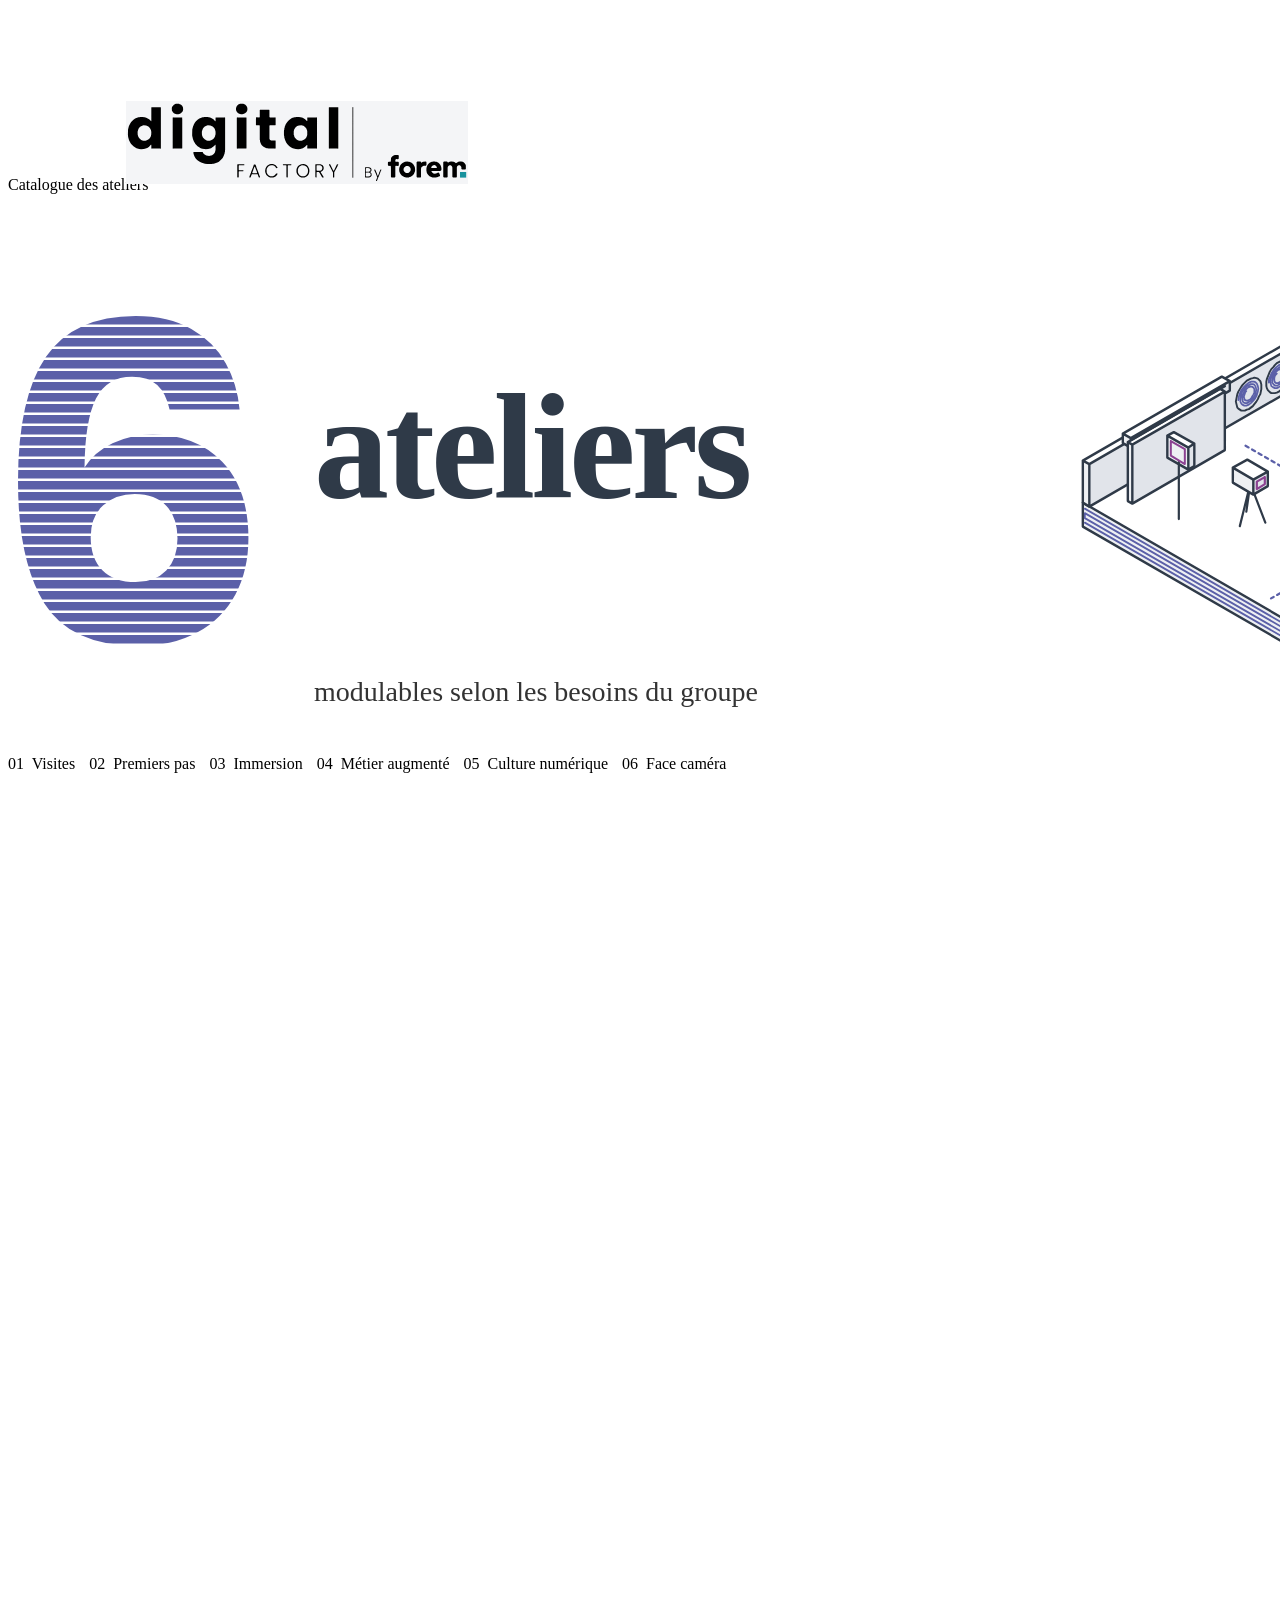
<file: source/slides/couverture.html>
<section id="couverture" class="light cover" data-transition="push"><div class="prog"><div class="progfill" style="width:192px"></div></div><x-embed class="noexport" style="position:absolute; left:124px; top:98px; width:1296px; height:542px"><!doctype html><style>#xq-s{position:absolute;left:0;top:0;width:1296px;height:542px;overflow:hidden;transform-origin:0 0;visibility:hidden}.xq-go #xq-s{visibility:visible}#xq-s div,#xq-s svg{position:absolute;left:0;top:0}#xq-v{position:fixed;left:0;top:0;width:100%;height:100%;visibility:hidden}@media (prefers-reduced-motion:reduce){#xq-s{display:none}}.w{fill:#FFFFFF;stroke:#2f3a48;stroke-width:2.5;stroke-linejoin:round;stroke-linecap:round}.b{stroke-width:3}#L div,#L svg{width:760px;height:184px}.s0,.s1,.s2,.s3{fill:#F0268B;opacity:0}.c0,.c1,.dr{opacity:0}.sm{fill:#E1E4EA}@keyframes bs{0%{opacity:0;stroke-dashoffset:453.52}5.26%{opacity:1;stroke-dashoffset:453.52}68.42%{stroke-dashoffset:0}78.95%{opacity:1}100%{opacity:0;stroke-dashoffset:0}}.xq-go #bs use{animation:bs 0.95s linear 4.15s both}@keyframes rg{0%{opacity:0;width:14px;height:14px;margin:-7px}11%{opacity:.9}100%{opacity:0;width:60px;height:60px;margin:-30px}}.xq-go #rg{animation:rg .45s linear 6.5s both}@keyframes s0{0%{opacity:0;transform:none}15%{opacity:1}100%{opacity:0;transform:translate(-14px,-16px)}}.xq-go .s0{animation:s0 .4s linear both}@keyframes s1{0%{opacity:0;transform:none}15%{opacity:1}100%{opacity:0;transform:translate(-14px,10px)}}.xq-go .s1{animation:s1 .4s linear both}@keyframes s2{0%{opacity:0;transform:none}15%{opacity:1}100%{opacity:0;transform:translate(12px,-16px)}}.xq-go .s2{animation:s2 .4s linear both}@keyframes s3{0%{opacity:0;transform:none}15%{opacity:1}100%{opacity:0;transform:translate(12px,10px)}}.xq-go .s3{animation:s3 .4s linear both}@keyframes sm{0%{opacity:0;transform:none}22%{opacity:.7}100%{opacity:0;transform:translate(0,-36px) scale(2.75)}}.sm{transform-box:fill-box;transform-origin:center;opacity:0}.xq-go .sm{animation:sm .9s linear both}@keyframes fl{to{transform:translate(0,-14px)}}.xq-go .fl{animation:fl .35s linear 3.4s 2 both}@keyframes c0{0%{opacity:0;transform:none}13%{opacity:1}50%{transform:translate(26px,-14px)}100%{opacity:0;transform:translate(50px,12px)}}.xq-go .c0{animation:c0 .6s linear both}@keyframes c1{0%{opacity:0;transform:none}13%{opacity:1}50%{transform:translate(-26px,-14px)}100%{opacity:0;transform:translate(-50px,12px)}}.xq-go .c1{animation:c1 .6s linear both}@keyframes dr{0%{opacity:0;transform:none}22%{opacity:1}100%{opacity:0;transform:translate(0,18px)}}.xq-go .dr{animation:dr .45s linear both}</style><i id="xq-v"></i><div id="xq-s"><svg width="0" height="0"><defs><path id="pd" fill-rule="evenodd" transform="scale(0.5)" d="M495 72l-3 3v135l1 1 2 1h39l2-2v-136l-2-1zm-286 0-1 2v137l1 1h40l1-2v-135l-1-2zm511 16-10 16-4 10-4 18v20l2 6v4l4 13 8 16 9 9 7 6 9 4 13 4h12l8-1 12-3 10-6 8-8h1 1v14 2h40l3-2v-136l-1-1h-42v2 13l-2 1-8-8-14-7-12-3h-14l-7 1-11 4-10 6zm48 20h12l8 2 5 4 7 6 2 4 4 9v19l-4 9-4 5-6 6-6 3-6 1h-9-5l-6-4-10-10-4-12v-16l4-11 4-6 7-5zm-428-36-14 6-8 6-12 12-8 16-4 15v25l2 9v4l2 7 10 19 10 10 14 9 7 2 13 2h12l14-4 12-8 7-8 1 1v23l-2 8-6 10-8 5-12 3-13-2-6-3-6-5-5-8h-40v2 6l4 12 5 8 10 10 11 8 7 3 14 4 9 1h22l8-1 16-5 12-8 12-13 4-9 4-12 2-14v-144l-2-2-39 1-1 1v15l-2 1-8-8-4-4-10-4-12-3h-14zm20 36h15l10 6 7 6 4 7 2 9v12l-2 8-3 6-9 10-6 3-6 1h-9-5l-8-6-8-8-3-6-1-6v-16l4-11 8-9zm236-69-2 1v31l-2 2-13-1-1 3v31 2h15l1 2v62l4 15 4 9 8 6 10 6 5 2 9 2h30l1-2v-34h-1-19l-4-2-2-2-1-4-1-57 3-3h24l1-1v-33l-3-2-22 1-2-2v-30l-2-2zm306-11v182l1 2h39l2-1v-183h-1zm-748 0h-40-2v60 2l-2-1-8-8-12-7-14-3h-13l-8 1-15 6-7 5-9 9-4 6-7 14-4 15-1 23 2 10 4 14 6 14 4 4 9 10 5 3 8 5 12 3 9 1h13l12-4 4-2 6-4 8-9h2v15l2 2h39l2-1v-183zm-80 80h16l10 6 4 4 4 5 3 7 1 8v12l-2 8-2 4-9 10-7 3-6 1h-8-5l-9-6-6-6-2-4-4-10v-13l2-9 4-8 6-6zm433-96-8 4-7 6-3 9v9l1 4 7 9 6 3 8 2h6l7-1 6-3 6-6 2-5 2-5-2-10-2-6-6-5-4-3-5-2zm-285 0-9 4-7 8-2 8v10l4 8 5 4 5 2 8 2h6l8-2 5-2 7-8 2-4v-5l-1-9-3-6-6-6-4-2-4-2z"/><path id="pf" fill-rule="evenodd" transform="scale(0.5)" d="M570 282l-2 2-20 54 1 2h3l2-2 4-10 3-3h21l4 2 4 11 1 2h4l1-4-4-8-13-37-1-2v-2l-4-5zm2 10h1l1 2v2l8 19v5l-1 1h-19v-1-2l6-16v-3l2-2v-3zm330-10v2l18 34v20l1 2h3l2-2v-21l16-32 2-1v-2h-6l-2 2-12 24-2 2-1-2-13-25-1-1zm-60 0v1 56l4 1 1-2v-20l1-2h9l3 2 12 20 1 2h5v-2l-12-21v-2-1l6-2 5-6 1-4v-8l-1-4-5-6-7-2zm6 5v-1h14l6 2 4 4v4 6l-2 4-4 3-4 1h-13l-2-2zm-150-5-1 1 1 3h14l2 3-1 48 1 3h4l1-2-1-49 2-3h14l1-1v-2l-1-1zm-173 0h-29l-2 2v54l2 2h4l1-2 1-24 2-2h16l2-1-1-3h-19l-1-2v-18l1-2h23l1-2zm255-1-6 2-6 3-4 4-4 8-2 8v9 5l4 8 8 8 9 4h15l8-4 7-6 2-4 3-6 1-6-1-13-5-10-5-5-4-2-10-4zm6 5h7l8 5 6 8 2 7-1 10-2 6-2 4-6 6-10 3-8-1-7-3-5-6-4-8v-13l4-8 7-8 6-2zm-148-4-9 4-5 6-4 8-2 6v8l2 6 4 8 9 8 7 4h14l6-2 6-4 5-6 3-4v-1l-2-1h-4l-7 8-8 4h-11l-7-2-5-5-4-9-1-12 3-8 2-5 5-4 5-3h5 8l5 2 4 4 4 5 4 1h3l1-2-5-6-9-7-10-3z"/><path id="ps" fill-rule="evenodd" transform="scale(0.5)" d="M1008 26l-2 2v312l2 2h2v-314z"/><path id="pb" fill-rule="evenodd" transform="scale(0.5)" d="M1134 304h-2l-2 2-8 24-2 2-2-1-1-3-9-22-2-2-2 1v3l12 30v2l-5 13 1 3h2l4-6 16-42 1-2zm-70-10-2 2v42l2 2h16l6-2 6-6v-9l-6-6v-3l4-2 1-4v-4l-2-5-3-3-6-2zm4 24h12l4 2 2 2 2 3-2 6-3 3-7 2h-8l-2-2v-14zm-2-18 2-2h8l6 2 4 2v3 5l-4 4h-3-12l-1-2z"/><path id="po" fill-rule="evenodd" transform="scale(0.5)" d="M1410 337l3 3h13l4-2v-42l1-4 3-4 4-2h5l5 3 2 5 1 44 3 2h12 2l2-4v-42l2-4 6-4h6l2 2 4 5v8l2 3h2 13 3v-2-15l-2-5-2-4-6-6-4-2-7-1h-6l-6 1-11 7-5-5-4-2-7-1h-8l-4 1-6 4h-2l-4-5-14 1-2 2zm-51-67-11 6-6 6-5 10-1 6-1 10 3 14 4 6 7 6 8 4 5 2h14l10-2 8-4 2-1v-4l-6-11h-2l-10 4-7 1-5-1-2-2-5-4-1-4 1-1 35 1 5-2 3-4v-6l-1-7-3-8-5-6-5-4-8-5-8-1zm-3 24 4-4 4-4 6-1 4 1 4 2 2 3 2 5-2 2h-21l-3-2zm-24-25-11 1-8 4h-1l-2-4-2-1h-13l-3 2v65l1 3 16 1 1-2 2-2-1-33 1-6 2-3 5-4 5-2h9l1-2 2-2v-11l-2-3zm-92 1-9 4-3 2-6 6-4 6-4 8v16l4 10 3 4 5 5 5 4 6 3 8 2h12l6-2 7-4 6-6 4-5 4-11v-14l-2-7-4-9-7-6-4-2-9-4-8-1zm3 20 3-1h7l3 1 6 6 2 3 2 7-2 6-6 6-4 2h-9l-4-2-5-4-2-4v-4-7l4-5zm-33-50h-15l-9 4-6 6-2 4-1 15-3 1h-6l-4 2v2 10l1 3 3 1h6l4 3v46l2 3h14l3-3v-47l2-2h10 2l1-2v-14l-2-2h-10l-3-2v-6l1-1 3-3h7l4-2v-13z"/></defs></svg><div id="L" style="left:456px;top:330px;width:760px;height:184px;transform-origin:0 0"><div id="dp"><svg><use href="#pd" fill="#F0268B"/></svg></div><div id="db"><svg><use href="#pd"/></svg></div><div id="fb"><svg><use href="#pf"/></svg></div><div id="fu"><svg><use href="#pf" fill="#5b60a8"/></svg></div><div id="sp"><svg><use href="#ps"/></svg></div><div id="bf"><svg><use href="#pb"/></svg></div><div id="bs"><svg><use href="#pb" fill="none" stroke="#F0268B" stroke-width="3.2" stroke-linejoin="round" stroke-dasharray="453.52 469.52"/></svg></div><div id="ft"><svg><use href="#po"/></svg></div><div id="fo"><svg><use href="#po"/></svg></div><div id="rg" style="left:749.12px;top:164px;width:14px;height:14px;margin:-7px;box-sizing:border-box;border:2.5px solid #F0268B;border-radius:50%;opacity:0"></div><div id="td" style="left:742.25px;top:157.75px;width:13.75px;height:12.5px;background:#18929D"></div></div><svg width="1296" height="542" viewBox="124 98 1296 542"><defs><linearGradient id="bg" x1="0" y1="0" x2="0" y2="1"><stop offset="0" stop-color="#F0268B"/><stop offset=".8" stop-color="#F0268B"/><stop offset="1" stop-color="#F0268B" stop-opacity=".2"/></linearGradient><clipPath id="bc"><rect x="1080" y="403" width="8" height="34"/></clipPath></defs><g id="a"><rect class="w" x="548" y="345" width="14" height="26" rx="3"/><rect class="w" x="1078" y="345" width="14" height="26" rx="3"/><rect class="w b" x="560" y="352" width="520" height="12" rx="6"/></g><circle class="s3" cx="622" cy="450" r="2" style="animation-delay:.62s"/><circle class="s0" cx="675" cy="487" r="2.6" style="animation-delay:.79s"/><circle class="s2" cx="728" cy="524" r="2" style="animation-delay:.96s"/><circle class="s1" cx="781" cy="451" r="2.6" style="animation-delay:1.13s"/><circle class="s2" cx="834" cy="488" r="2" style="animation-delay:1.3s"/><circle class="s0" cx="887" cy="525" r="2.6" style="animation-delay:1.47s"/><circle class="s3" cx="940" cy="452" r="2" style="animation-delay:1.64s"/><circle class="s0" cx="994" cy="489" r="2.6" style="animation-delay:1.81s"/><circle class="sm" cx="633" cy="440" r="4" style="animation-delay:.7s"/><circle class="sm" cx="720" cy="440" r="4" style="animation-delay:.98s"/><circle class="sm" cx="808" cy="440" r="4" style="animation-delay:1.26s"/><circle class="sm" cx="895" cy="440" r="4" style="animation-delay:1.54s"/><circle class="sm" cx="983" cy="440" r="4" style="animation-delay:1.82s"/><g id="b"><g id="bb" opacity="0"><rect x="603" y="392" width="10" height="178" fill="#F0268B" opacity=".18"/><rect x="606.5" y="392" width="3" height="178" fill="url(#bg)"/><g id="bd"><circle cx="608" cy="448" r="7" fill="#F0268B" opacity=".35"/><circle cx="608" cy="448" r="3.6" fill="#FFFFFF"/></g></g><rect class="w b" x="584" y="334" width="48" height="42" rx="7"/><rect x="590" y="341" width="36" height="6" rx="3" fill="#5b60a8"/><path class="w" d="M599 376h18l-4 14h-10z"/><circle cx="608" cy="390" r="3" fill="#F0268B"/></g><g id="c"><rect class="w" x="800" y="561" width="250" height="10" rx="5"/></g><g id="e"><g id="ex"><path d="M827 512v34" stroke="#5b60a8" stroke-width="5" stroke-linecap="round"/><rect class="w b" x="812" y="546" width="30" height="24" rx="5"/><path d="M818 554h18M818 561h18" stroke="#2f3a48" stroke-width="1.8"/><rect x="819" y="570" width="16" height="8" rx="1.5" fill="#5b60a8"/><path d="M821 578h12l-6 12z" fill="#F0268B"/></g></g><g id="h"><rect class="w" x="1070" y="329" width="28" height="12" rx="4" style="fill:#8c4292"/><rect class="w b" x="1068" y="341" width="32" height="52" rx="6"/><rect x="1074" y="357" width="20" height="5" rx="2.5" fill="#5b60a8"/><rect class="w" x="1074" y="393" width="20" height="10" rx="2" style="fill:#E1E4EA"/><rect class="w" x="1080" y="403" width="8" height="34" style="stroke-width:2"/><g clip-path="url(#bc)"><path class="fl" d="M1080 402l8-7M1080 409l8-7M1080 416l8-7M1080 423l8-7M1080 430l8-7M1080 437l8-7M1080 444l8-7M1080 451l8-7" stroke="#2f3a48" stroke-width="1.6"/></g><path d="M1080 437h8l-4 6z" fill="#F0268B"/></g><path class="c0" d="M1089 459h5v2.5h-5z" fill="#5b60a8" style="animation-delay:3.48s"/><path class="c1" d="M1079 477h5v2.5h-5z" fill="#8c4292" style="animation-delay:3.56s"/><path class="c0" d="M1089 495h5v2.5h-5z" fill="#E1E4EA" style="animation-delay:3.64s"/><path class="c1" d="M1079 513h5v2.5h-5z" fill="#5b60a8" style="animation-delay:3.72s"/><path class="c0" d="M1089 531h5v2.5h-5z" fill="#5b60a8" style="animation-delay:3.8s"/><path class="c1" d="M1079 549h5v2.5h-5z" fill="#8c4292" style="animation-delay:3.88s"/><path class="c0" d="M1089 567h5v2.5h-5z" fill="#E1E4EA" style="animation-delay:3.96s"/><path class="c1" d="M1079 585h5v2.5h-5z" fill="#5b60a8" style="animation-delay:4.04s"/><g id="i"><rect class="w" x="1094" y="546" width="74" height="8" rx="4"/></g><g id="j"><rect class="w" x="1104" y="532" width="24" height="30" rx="4"/><rect x="1108" y="538" width="16" height="4" rx="2" fill="#8c4292"/><rect class="w" x="1113" y="562" width="6" height="10" style="fill:#E1E4EA;stroke-width:2"/><path d="M1113 572h6l-3 6z" fill="#F0268B"/></g><g id="k"><rect class="w" x="1144" y="517" width="210" height="8" rx="4"/></g><circle class="dr" cx="1301" cy="546" r="2" fill="#5b60a8" style="animation-delay:4.9s"/><circle class="dr" cx="1259" cy="546" r="2" fill="#F0268B" style="animation-delay:5.02s"/><circle class="dr" cx="1216" cy="546" r="2" fill="#8c4292" style="animation-delay:5.14s"/><circle class="dr" cx="1195" cy="576" r="2" fill="#F0268B" style="animation-delay:5.48s"/><circle class="dr" cx="1237" cy="576" r="2" fill="#5b60a8" style="animation-delay:5.6s"/><circle class="dr" cx="1280" cy="576" r="2" fill="#8c4292" style="animation-delay:5.72s"/><g id="l"><rect x="1159" y="548" width="2" height="29" fill="#F0268B" opacity=".9"/><rect class="w b" x="1130" y="506" width="60" height="30" rx="6"/><rect x="1137" y="512" width="7" height="12" rx="2" fill="#5b60a8"/><rect x="1147" y="512" width="7" height="12" rx="2" fill="#8c4292"/><rect x="1157" y="512" width="7" height="12" rx="2" fill="#F0268B"/><rect x="1167" y="512" width="7" height="12" rx="2" fill="#2f3a48"/><rect class="w" x="1136" y="536" width="48" height="5" rx="2.5" style="fill:#E1E4EA;stroke-width:2"/></g><g id="m"><rect class="w" x="1310" y="500" width="40" height="10" rx="5"/><rect class="w" x="1326" y="510" width="8" height="60" style="fill:#5b60a8;stroke-width:2"/><rect class="w b" x="1301" y="570" width="58" height="16" rx="4"/><rect x="1306" y="581" width="48" height="2.5" rx="1.2" fill="#F0268B"/></g></svg></div><script>(function(){var d=document,R=d.documentElement,S=d.getElementById("xq-s"),A=[];function f(){var w=R.clientWidth||innerWidth;if(w)S.style.transform="scale("+w/1296+")"}f();addEventListener("resize",f);if(window.ResizeObserver)new ResizeObserver(f).observe(R);if(navigator.webdriver)return;function play(){A.forEach(function(a){a.cancel()});A=[];var D=[["dp",0,[0,0,0,756,0,0],[.45,0,0,756,0,0],[.5,1,0,756,0,0],[2,1,0,287,0,0],[2.08,1,0,287,0,0],[2.18,0,0,287,0,0]],["db",0,[0,1,0,757,0,0],[.57,1,0,757,0,0],[2,1,0,311,0,0],[2.08,1,0,285,0,0]],["fb",0,[0,1,173,0,0,0],[2.1,1,173,0,0,0],[3.4,1,146,0,0,0],[3.55,1,138,0,0,0]],["fu",0,[0,0,170,0,8,0],[2.05,0,170,0,8,0],[2.1,1,170,0,8,0],[3.4,1,140,0,38,0],[3.55,1,140,0,38,0],[3.6,0,140,0,38,0]],["sp",0,[0,1,0,0,172,0],[3.4,1,0,0,172,0],[4.1,1,0,0,11,0]],["ft",0,[0,1,108,0,35,760],[4.8,1,108,0,35,760],[5.3,1,108,0,35,576]],["fo",0,[5.38,1,149,184,2,576],[5.88,1,149,0,2,576]],["bf",0,[0,0,0,0],[4.75,0,0,0],[4.95,1,0,0]],["td",0,[0,0,0,0],[6.4,0,0,0],[6.52,1,0,0]],["L","cubic-bezier(.5,0,.3,1)",[7,1,0,0,1],[7.8,1,-453.8,-326.7,.45]],["a",0,[0,0,0,-14],[.15,0,0,-14],[.4,1,0,0],[2.05,1,0,0],[2.3,0,0,-14]],["b",0,[.15,0,0,-14],[.4,1,0,0],[.5,1,0,0],[2,1,469,0],[2.05,1,469,0],[2.3,0,469,-14]],["bb",0,[0,0,0,0],[.4,0,0,0],[.5,1,0,0],[2,1,0,0],[2.1,0,0,0]],["bd",0,[0,1,0,0],[.5,1,0,0],[.68,1,0,110],[.86,1,0,0],[1.04,1,0,110],[1.22,1,0,0],[1.4,1,0,110],[1.58,1,0,0],[1.76,1,0,110],[2,1,0,30]],["c",0,[0,0,0,-10],[1.85,0,0,-10],[2.1,1,0,0],[3.4,1,0,-30],[3.65,0,0,-42]],["e",0,[0,0,0,-10],[1.85,0,0,-10],[2.1,1,0,0],[3.4,1,0,-30],[3.65,0,0,-42]],["ex","ease-in-out",[0,1,0,0],[2.1,1,0,0],[2.53,1,192,0],[2.97,1,0,0],[3.4,1,192,0]],["h",0,[0,0,0,-14],[3.15,0,0,-14],[3.4,1,0,0],[4.1,1,0,158],[4.35,0,0,144]],["i",0,[0,0,0,-12],[3.95,0,0,-12],[4.2,1,0,0],[4.8,1,0,0],[5.05,0,0,-12]],["j",0,[3.95,0,0,-12],[4.2,1,0,0],[4.32,1,8,0],[4.44,1,2,0],[4.56,1,30,0],[4.68,1,22,0],[4.8,1,34,0],[5.05,0,34,-12]],["k",0,[0,0,0,-12],[4.55,0,0,-12],[4.8,1,0,0],[5.3,1,0,0],[5.38,1,0,30],[5.88,1,0,30],[6.13,0,0,18]],["l",0,[4.55,0,176,-12],[4.8,1,176,0],[5.3,1,0,0],[5.38,1,0,30],[5.88,1,176,30],[6.13,0,176,18]],["m",0,[0,0,0,-110],[5.95,0,0,-110],[6.15,1,0,-90],[6.3,1,0,0],[6.5,1,0,0],[6.7,1,0,-48],[6.75,.75,0,-60],[6.9,0,0,-80]]];D.forEach(function(q){var e=d.getElementById(q[0]),f=q.slice(2),t0=f[0][0],T=f[f.length-1][0]-t0||1;A.push(e.animate(f.map(function(k){var o={offset:(k[0]-t0)/T,opacity:k[1]};if(k.length>5)o.clipPath="inset("+k[2]+"px "+k[3]+"px "+k[4]+"px "+k[5]+"px)";else o.transform="translate("+k[2]+"px,"+k[3]+"px)"+(k[4]?" scale("+k[4]+")":"");if(q[1])o.easing=q[1];return o}),{duration:T*1e3,delay:t0*1e3,fill:"both"}))});}var on=0;function go(v){if(v==on)return;on=v;R.classList.remove("xq-go");if(v){f();void R.offsetWidth;R.classList.add("xq-go");play()}}if(!window.IntersectionObserver)return go(1);new IntersectionObserver(function(e){var r=e[e.length-1].intersectionRatio;if(r>=.5)go(1);else if(r==0)go(0)},{threshold:[0,.5]}).observe(d.getElementById("xq-v"))})()</script></x-embed><div class="cvLg" style="position:absolute; left:126.20px; top:101.30px; width:342.0px; height:82.8px; background:#f4f5f7"><svg width="342" height="82.8" viewBox="0 0 342.0 82.8" aria-label="Digital Factory by Forem" xmlns="http://www.w3.org/2000/svg" style="display:block"><g transform="scale(0.1125)"><path d="M990 145l-5 5v269l1 3 4 2 3-1h76l2-2v-272l-2-3h-76zm-572 0-3 3v274l3 2 3-1h77l2-4v-258l-1-1 1-10-2-4h-76zm1023 32-9 11-12 19-9 22v4l-4 12v8l-3 10v42l3 11v8l8 26 9 18 9 14 17 18 15 11 17 9 27 7 22 1 18-2 23-7 20-12 16-16h2l2 2-1 26 2 4h77l3 1 5-3v-272l-2-3-3-1-3 1h-77l-2 4 1 26-4 2-16-16-14-9-13-6h-4l-6-3h-8l-8-2h-26l-8 2h-7l-23 8-19 12zm96 40 22-1 8 1 10 4 9 6 14 14 4 6 7 19v37l-7 19-8 11-11 10-13 7-11 3h-19l-9-2-14-7-13-12-6-8-5-10v-4l-4-10v-32l4-14 4-8 9-12 14-11zm-856-73-29 12-16 11-16 16-7 9-9 15-5 14-2 2-8 31-1 51 1 9 3 8v8l3 6 2 9 3 5v3l17 29 19 20 11 8 17 9 14 5h6l9 3h11l1 1 24-1 27-8 24-16 14-15 2 2v46l-4 13v4l-5 10-7 9-15 10-8 3-11 1-6 2-26-4-12-6-12-10-9-15h-80l-2 2 1 14 8 22 10 17 10 12 10 9 21 14 15 7 28 8 19 2h42l9-2h8l32-11 14-8 9-7 18-18 6-8 9-17 9-25v-5l3-10v-13l1-1v-286l-4-4-3 1h-76l-2 2v30l-3 2-16-17-8-6-21-10-24-5h-27l-8 2zm39 73 8-1 22 1 20 10 14 14 7 13 5 19v23l-4 13v4l-6 12-6 8-11 10-13 7-11 3h-19l-9-2-18-10-11-11-4-6-6-13-3-12v-11l-1-1 1-18 8-23 4-6 13-13zm472-139-3 3v61l-4 4-27-1-3 5 1 3-1 4v56l2 3h29l3 3v126l2 4 1 13 3 6 1 6 9 17 14 14 20 11 6 1 5 3h7l11 3h54l1 1 5-1 2-2v-68l-2-2h-38l-8-4-4-4-3-7v-111l-1-3 1-3 4-3h48l3-2v-66l-5-3-3 1h-42l-5-4v-60l-3-4zm613-23-2 2v364l3 3 3-1h70l5 1 3-2v-365l-1-2zm-1497 0h-81l-2 2v120l-2 2-3-1-4-6-11-10-25-14-7-1-6-3h-8l-7-2h-26l-8 2h-8l-29 12-15 10-18 18-8 11-14 28-8 31-1 47 2 18 8 29 14 27 7 10 18 18 10 7 17 9 24 7 17 2 25-1 7-3h5l6-3 6-1 10-5 12-8 16-17h3l1 1v30l2 2 3 1 3-1h69l4 1 4-2v-365zm-159 162 7-1 23 1 20 10 9 8 8 11 6 13 3 17-1 24-4 15-5 10-6 8-11 10-13 7-12 3h-18l-9-2-11-5-7-5-12-12-5-8-4-9v-4l-3-8-1-26 4-13v-4l8-16 14-14zm865-192-16 7-13 13-7 17v18l3 9 4 7 9 10 12 7 16 4h12l15-3 12-7 10-10 6-11 2-9v-11l-2-11-6-11-10-10-8-5-11-4h-12l-1-1zm-571 0-17 8-14 15-4 9-1 7 1 21 9 15 9 8 9 5 16 4h14l15-4 10-6 13-14 4-10 1-9-2-19-7-12-10-10-9-5h-3l-6-3h-13l-1-1zm696 539-3 3-7 21-17 43-1 6-6 13-1 6-4 7-1 6-2 2-1 6 2 2h7l3-2 8-22 6-5 2 1h39l2-1 6 4 8 22 3 3h8l1-7-7-15-1-6-24-63-1-6-3-4v-4l-6-10zm4 21h3l2 3v4l3 5 1 6 11 27 2 9-3 3h-37l-2-2v-5l8-19 1-6 3-5 1-7 3-4 1-6zm662-22-1 5 5 7 31 60v42l2 2h7l2-2v-43l27-50 6-14 3-3v-3l-10-1-4 4-24 50-4 3-3-3-25-51-3-3zm-120 0-2 3v110l1 2 8 1 2-2v-42l3-4h17l6 6 23 40 3 2h10l1-3-26-42v-4l2-2 5-1 7-4 9-11 3-9v-14l-3-9-4-6-7-6-13-5zm10 11 2-2h28l10 4 8 9 2 8-1 12-5 8-6 5-8 3h-27l-4-5v-39zm-298-11-3 3 1 5 2 1h26l4 6-1 3v93l3 5h6l3-4v-95l-1-2 4-6h26l3-2v-4l-2-3zm-347 0h-58l-3 4v108l3 4h7l3-3v-47l1-2 4-3 1 1h33l3-3v-3l-2-3h-37l-3-4v-37l3-3h45l3-3zm509-1-12 4-11 7-8 8-9 15-4 15v19l2 9 8 17 15 15 18 8 7 1 22-1 18-8 13-12 4-6 6-13v-6l2-7v-13l-2-12-10-20-10-10-8-5-10-4-11-2zm12 9 15 2 9 4 7 5 5 5 7 11 4 15-1 20-4 12-4 6-13 13-12 5-7 1-16-1-15-7-11-12-7-16v-27l7-16 7-8 8-6 12-5zm-294-8-19 10-10 11-8 15v5l-3 9v15l3 13 8 16 13 13 5 3 15 6 9 1 19-1 12-4 11-7 10-11 5-8v-3l-2-2-10 1-13 16-16 8-5 1-18-1-13-6-10-9-9-17-1-24 1-8 4-10 6-9 9-8 10-5 10-2 16 1 10 4 9 7 8 11 6 3 7-1 1-4-9-13-10-9-7-4-8-3-12-2h-12zm739-510-3 4v624l2 2h4l1-2v-625l-2-3zm252 555h-4l-3 3-13 32v3l-4 7-1 6-4 5-4-2-1-7-2-2v-3l-16-39-4-3h-3l-2 2v5l16 36 3 10 2 2 1 6 4 7v5l-11 25 1 5h6l6-11 4-13 7-14 19-50 4-7 1-5zm-141-19-2 2v86l2 2h34l12-4 10-11v-18l-4-6-7-6 1-5 6-5 3-7v-10l-4-9-6-5-11-4zm9 47h23l9 4 5 5 2 5v7l-2 5-7 7-13 3-18-1-3-4v-26zm-3-37 4-3h16l12 3 6 6 2 5v6l-2 5-7 6-6 2-24-1-2-3v-24zm687 75 6 6h27l6-5v-82l3-10 7-8 7-3h10l9 6 5 9 1 6v81l1 2 5 4h26l4-1 4-6v-85l3-7 5-5 7-4h11l6 3 8 11v16l3 5 5 2h25l5-2 2-3v-30l-4-11-5-8-11-10-8-4-15-3h-12l-12 3-10 5-11 8-11-9-8-4-9-1-4-2h-16l-4 2h-5l-11 7h-4l-3-5-5-4h-27l-2 1-4 5zm-102-134-15 7-7 5-11 11-7 11-4 10-3 12-1 21 4 20 3 7 8 12 13 12 16 8 11 3 28 1 20-5 2-2 13-4 3-3v-8l-4-8v-3l-6-10-6-1-19 8-14 2-5-2h-5l-5-3-9-9-3-7 3-3h64l6 1 10-3 4-4 2-5v-11l-2-14-7-16-9-12-9-8-17-9-10-1-5-2h-15l-5 2zm-5 49 6-9 8-7 13-3 8 2 8 5 4 5 4 11-4 3-5-1h-34l-3 1-5-3zm-48-51-23 1-7 3-9 7-3-2-2-6-5-3h-26l-6 4-1 3v128l3 5 2 1h30l3-2 2-4-1-3v-64l2-12 4-7 10-8 9-3 19-1 3-3 2-5v-21l-2-5zm-185 2-18 8-7 5-12 12-7 10-4 13-3 5v10l-1 1 1 21 7 18 6 9 9 10 11 8 12 6 16 4 24-1 6-3 6-1 15-8 11-10 8-11 9-22 1-9-1-20-4-13-10-17-13-13-8-5-17-7h-8l-9-2zm6 40 7-2h13l6 2 5 3 8 8 4 7 2 14-3 11-12 13-7 4-9 1-10-1-8-4-9-9-4-7-2-8 2-14 6-9zm-66-99h-30l-11 3-8 4-11 11-4 8-2 31-5 3-14-1-6 5-1 3v20l2 6 7 3 12-1 6 6-1 7 1 3v82l4 5h30l5-5v-93l4-5 20 1 4-1 3-4v-26l-1-2-5-4h-19l-1 1-5-4v-12l1-3 7-6 15 1 4-1 3-3 1-27z" fill="#000000" fill-rule="evenodd"/><rect x="2969" y="631" width="55" height="50" fill="#18929D"/></g></svg></div><x-embed class="noexport" style="position:absolute; left:1075px; top:250px; width:717px; height:524px"><!doctype html><style>#xq-s{position:absolute;left:0;top:0;width:717px;height:524px;overflow:hidden;transform-origin:0 0;visibility:hidden}.xq-go #xq-s{visibility:visible}#xq-s div,#xq-s svg{position:absolute;left:0;top:0}#xq-v{position:fixed;left:0;top:0;width:100%;height:100%;visibility:hidden}@media (prefers-reduced-motion:reduce){#xq-s{display:none}}path[data-t]{fill:none;stroke-linecap:round;stroke-linejoin:round}</style><i id="xq-v"></i><div id="xq-s"><svg width="717" height="524" viewBox="-589.66 -174.24 1434 1048"><g data-t="8.33"><path d="M-574 331l829 479v47l-829-478z" fill="#EEF0F3"/><path d="M829 478l-574 332v47l574-331z" fill="#E1E4EA"/><path d="M0 0l829 478-574 332-829-479z" fill="#FFFFFF"/><path d="M-248.6 217.2L462.2 627.4" stroke="#5b60a8" stroke-width="4.4" stroke-dasharray="7 8" stroke-linecap="round" fill="none"/><path d="M41.4 384.6L-197.6 522.6" stroke="#5b60a8" stroke-width="4.4" stroke-dasharray="7 8" stroke-linecap="round" fill="none"/></g><path d="M-574 331l574-331 829 478v48l-574 331-829-478v-48l829 479v47-47l574-332" stroke="#2f3a48" stroke-width="4.8" data-t="7.8 .97"/><path d="M-570 343l825 477 570-330v10l-570 329-825-477v10l825 476 570-329v9l-570 329-825-476" stroke="#5b60a8" stroke-width="3.6" data-t="8.02 1.1"/><g data-t="8.47"><path d="M-13-77l829 478v85l-829-479z" fill="#EEF0F3"/><path d="M829 394l-13 7v85l13-8z" fill="#E1E4EA"/><path d="M0-85l829 479-13 7-829-478z" fill="#FFFFFF"/></g><path d="M-13-77l13-8 829 479v84l-13 8-829-479v-84l829 478v85-85l13-7" stroke="#2f3a48" stroke-width="4.8" data-t="8.28 .63"/><g data-t="9.07"><path d="M-574 247l13 7v85l-13-8z" fill="#EEF0F3"/><path d="M0-70l-561 324v85l561-324z" fill="#E1E4EA"/><path d="M-13-77l13 7-561 324-13-7z" fill="#FFFFFF"/></g><path d="M-574 247l561-324 13 7v85l-561 324-13-8v-84l13 7v85-85l561-324" stroke="#2f3a48" stroke-width="4.8" data-t="8.42 .45"/><path d="M-147 59l1-5 1-5 1-5 2-5 3-5 3-5 3-4 4-4 4-4 4-2 4-2 4-1 3-1 4 1 3 1 3 2 2 3 1 3 1 4v4 5l-1 5-1 5-2 6-3 5-3 4-4 5-3 4-4 3-4 3-4 2-4 1h-4-3l-3-2-3-2-2-2-1-4-1-4-1-4" stroke="#2f3a48" stroke-width="3.84" data-t="8.52 .36"/><path d="M-142 56l1-7 2-6 4-7 4-6 5-5 5-4 5-2h5l4 2 2 3 2 4 1 5-1 6-2 7-3 6-4 5-4 5-5 3-5 2h-4l-3-2-3-2-2-4v-5l1-5 1-6 3-6 4-4 4-4 4-3 4-2h4l3 1 2 3 2 3v4l-1 5-1 5-3 5-3 4-3 4-4 2-4 2h-3l-3-1-2-2-1-3v-4-4l2-5 2-4 3-4 3-3 3-2 3-1h3l2 1 2 2 1 2v4 3l-2 4-1 4-3 3-2 2-3 2-3 1h-2l-2-1-2-1v-3-2-3l1-4 2-2 2-3" stroke="#5b60a8" stroke-width="3.4" data-t="8.61 .36"/><path d="M-207 94v-5l1-5 2-5 2-5 2-5 3-5 4-4 3-4 4-4 4-2 4-2 4-1 4-1 3 1 3 1 3 2 2 3 2 3 1 4v4 5l-1 5-2 5-2 6-3 5-3 4-3 5-4 4-4 3-4 3-4 2-4 1h-3-4l-3-2-2-2-2-2-2-4-1-4v-4" stroke="#2f3a48" stroke-width="3.84" data-t="8.69 .36"/><path d="M-202 91v-7l3-6 3-7 4-6 5-5 5-4 5-2h5l4 1 3 3 2 5v5l-1 6-2 7-3 6-4 5-4 5-5 3-4 2h-4l-4-2-3-2-1-4-1-5 1-6 2-5 3-6 3-4 4-4 4-3 4-2h4l3 1 3 3 1 3v4 5l-2 5-2 5-3 4-4 4-4 2-3 2h-4l-2-1-2-2-2-3v-4l1-5 1-4 2-4 3-4 3-3 3-2 3-1h3l3 1 1 2 1 2 1 4-1 3-1 4-2 4-2 3-3 2-3 2-2 1h-3l-2-1-1-1-1-3v-2-3l1-4 2-3 2-2" stroke="#5b60a8" stroke-width="3.4" data-t="8.77 .36"/><path d="M-268 129l1-5 1-5 1-5 2-5 3-5 3-5 3-4 4-4 4-4 4-2 4-2 4-1 3-1 4 1 3 1 2 2 3 3 1 3 1 4v4 5l-1 5-1 5-3 5-2 5-3 5-4 5-3 4-4 3-4 3-4 1-4 2h-4-3l-3-2-3-2-2-2-1-4-1-4-1-4" stroke="#2f3a48" stroke-width="3.84" data-t="8.85 .36"/><path d="M-263 126l1-7 2-6 3-7 5-6 5-5 5-4 5-2h5l3 1 3 3 2 5 1 5-1 6-2 7-3 6-4 5-5 5-4 3-5 2h-4l-4-2-2-2-2-4v-5l1-6 1-5 3-6 4-5 4-4 4-2 4-2h4l3 1 2 3 1 3 1 4-1 5-1 5-3 5-3 4-4 4-3 2-4 2h-3l-3-1-2-2-1-4v-3-5l2-4 2-4 3-4 3-3 3-2 3-1h3l2 1 2 2 1 2v4 3l-2 4-2 3-2 4-2 2-3 2-3 1h-2l-2-1-2-1v-3l-1-2 1-4 1-3 1-3 2-2" stroke="#5b60a8" stroke-width="3.4" data-t="8.94 .36"/><g data-t="9.15"><path d="M-61 39l262 151v36l-262-151z" fill="#EEF0F3"/><path d="M271 149l-70 41v36l70-40z" fill="#E1E4EA"/><path d="M10-2l261 151-70 41-262-151z" fill="#FFFFFF"/></g><path d="M-61 39l71-41 261 151v37l-70 40-262-151v-36l262 151v36-36l70-41" stroke="#2f3a48" stroke-width="4.8" data-t="9.02 .36"/><g data-t="9.4"><path d="M-41-42l66 38v85l-66-39z" fill="#EEF0F3"/><path d="M83-37l-58 33v85l58-33z" fill="#E1E4EA"/><path d="M16-75l67 38-58 33-66-38z" fill="#FFFFFF"/><path d="M-30-19l44 25v56l-44-26z" fill="#f4f5f7"/></g><path d="M-41-42l57-33 67 38v85l-58 33-66-39v-84l66 38v85-85l58-33" stroke="#2f3a48" stroke-width="4.8" data-t="9.1 .36"/><path d="M-30-19l44 25v56l-44-26v-55" stroke="#2f3a48" stroke-width="3.84" data-t="9.19 .36"/><path d="M-21 36l26 15v-7l-26-14v-7l26 15" stroke="#5b60a8" stroke-width="4.4" data-t="9.27 .36"/><g data-t="9.65"><path d="M41 6l67 38v85l-67-39z" fill="#EEF0F3"/><path d="M166 11l-58 33v85l58-33z" fill="#E1E4EA"/><path d="M99-28l67 39-58 33-67-38z" fill="#FFFFFF"/><path d="M53 29l44 25v55l-44-25z" fill="#f4f5f7"/></g><path d="M41 6l58-34 67 39v85l-58 33-67-39v-84l67 38v85-85l58-33" stroke="#2f3a48" stroke-width="4.8" data-t="9.35 .36"/><path d="M53 29l44 25v55l-44-25v-55" stroke="#2f3a48" stroke-width="3.84" data-t="9.43 .36"/><path d="M62 84l26 14v-6l-26-15v-6l26 15v-6l-26-15" stroke="#5b60a8" stroke-width="4.4" data-t="9.52 .36"/><g data-t="9.9"><path d="M124 53l67 39v85l-67-39z" fill="#EEF0F3"/><path d="M249 59l-58 33v85l58-33z" fill="#E1E4EA"/><path d="M182 20l67 39-58 33-67-39z" fill="#FFFFFF"/><path d="M135 76l45 26v55l-45-25z" fill="#f4f5f7"/></g><path d="M124 53l58-33 67 39v85l-58 33-67-39v-85l67 39v85-85l58-33" stroke="#2f3a48" stroke-width="4.8" data-t="9.6 .36"/><path d="M135 76l45 26v55l-45-25v-56" stroke="#2f3a48" stroke-width="3.84" data-t="9.68 .36"/><path d="M145 132l26 14v-6l-26-15v-6l26 15" stroke="#5b60a8" stroke-width="4.4" data-t="9.77 .36"/><g data-t="11.06"><path d="M-494 193l16 9v19l-16-9z" fill="#EEF0F3"/><path d="M-280 88l-198 114v19l198-114z" fill="#E1E4EA"/><path d="M-296 79l16 9-198 114-16-9z" fill="#FFFFFF"/></g><path d="M-494 193l198-114 16 9v19l-198 114-16-9v-19l16 9v19-19l198-114" stroke="#2f3a48" stroke-width="4.8" data-t="10.92 .36"/><g data-t="10.97"><path d="M-484 210l9 5v118l-9-5z" fill="#EEF0F3"/><path d="M-290 109l-185 106v118l185-107z" fill="#E1E4EA"/><path d="M-300 103l10 6-185 106-9-5z" fill="#FFFFFF"/></g><path d="M-484 210l184-107 10 6v117l-185 107-9-5v-118l9 5v118-118l185-106" stroke="#2f3a48" stroke-width="4.8" data-t="10.76 .36"/><path d="M-290 98l-185 106" stroke="#2f3a48" stroke-width="4.8" data-t="10.84 .36"/><g data-t="9.98"><path d="M191 272l223 129v44l-223-129z" fill="#EEF0F3"/><path d="M555 320l-141 81v44l141-81z" fill="#E1E4EA"/><path d="M331 191l224 129-141 81-223-129z" fill="#FFFFFF"/></g><path d="M191 272l140-81 224 129v44l-141 81-223-129v-44l223 129v44-44l141-81" stroke="#2f3a48" stroke-width="4.8" data-t="9.85 .36"/><g data-t="10.06"><path d="M277 171l13 7v78l-13-8z" fill="#EEF0F3"/><path d="M306 169l-16 9v78l16-9z" fill="#E1E4EA"/><path d="M293 162l13 7-16 9-13-7z" fill="#FFFFFF"/></g><path d="M277 171l16-9 13 7v78l-16 9-13-8v-77l13 7v78-78l16-9" stroke="#2f3a48" stroke-width="4.8" data-t="9.93 .36"/><g data-t="11.39"></g><path d="M-247 349l8-56 30 78-30-78-21 85" stroke="#2f3a48" stroke-width="4.4" data-t="11.26 .36"/><g data-t="11.31"><path d="M-405 197l42 24v44l-42-24z" fill="#EEF0F3"/><path d="M-351 213l-12 8v44l12-7z" fill="#E1E4EA"/><path d="M-392 190l41 23-12 8-42-24z" fill="#FFFFFF"/></g><path d="M-382 364v-114" stroke="#2f3a48" stroke-width="4.4" data-t="11.01 .36"/><path d="M-405 197l13-7 41 23v45l-12 7-42-24v-44l42 24v44-44l12-8" stroke="#2f3a48" stroke-width="4.8" data-t="11.09 .36"/><path d="M-398 208l28 16v30l-28-17v-29" stroke="#8c4292" stroke-width="4" data-t="11.17 .36"/><g data-t="11.55"><path d="M-274 261l41 24v30l-41-24z" fill="#EEF0F3"/><path d="M-204 269l-29 16v30l29-17z" fill="#E1E4EA"/><path d="M-245 245l41 24-29 16-41-24z" fill="#FFFFFF"/></g><path d="M-274 261l29-16 41 24v29l-29 17-41-24v-30l41 24v30-30l29-16" stroke="#2f3a48" stroke-width="4.8" data-t="11.34 .36"/><path d="M-210 280l-16 9v15l16-10v-14" stroke="#8c4292" stroke-width="4.4" data-t="11.42 .36"/><g data-t="10.15"><path d="M446 269l13 7v77l-13-7z" fill="#EEF0F3"/><path d="M475 267l-16 9v77l16-9z" fill="#E1E4EA"/><path d="M462 259l13 8-16 9-13-7z" fill="#FFFFFF"/></g><path d="M446 269l16-10 13 8v77l-16 9-13-7v-77l13 7v77-77l16-9" stroke="#2f3a48" stroke-width="4.8" data-t="10.01 .36"/><g data-t="10.23"><path d="M277 153l182 105v18l-182-105z" fill="#EEF0F3"/><path d="M475 248l-16 10v18l16-9z" fill="#E1E4EA"/><path d="M293 144l182 104-16 10-182-105z" fill="#FFFFFF"/></g><path d="M277 153l16-9 182 104v19l-16 9-182-105v-18l182 105v18-18l16-10" stroke="#2f3a48" stroke-width="4.8" data-t="10.1 .36"/><g data-t="10.39"><path d="M344 217l23 13v63l-23-13z" fill="#EEF0F3"/><path d="M386 219l-19 11v63l19-11z" fill="#E1E4EA"/><path d="M363 206l23 13-19 11-23-13z" fill="#FFFFFF"/></g><path d="M344 217l19-11 23 13v63l-19 11-23-13v-63l23 13v63-63l19-11" stroke="#2f3a48" stroke-width="4.8" data-t="10.18 .36"/><path d="M365 281v18" stroke="#2f3a48" stroke-width="4.8" data-t="10.26 .36"/><g data-t="10.48"><path d="M599 357l10 5v56l-10-6z" fill="#EEF0F3"/><path d="M618 357l-9 5v56l9-6z" fill="#E1E4EA"/><path d="M609 351l9 6-9 5-10-5z" fill="#FFFFFF"/></g><path d="M599 357l10-6 9 6v55l-9 6-10-6v-55l10 5v56-56l9-5" stroke="#2f3a48" stroke-width="4.8" data-t="10.34 .36"/><g data-t="11.72"><path d="M-54 436l143 83v55l-143-83z" fill="#EEF0F3"/><path d="M172 471l-83 48v55l83-48z" fill="#E1E4EA"/><path d="M29 388l143 83-83 48-143-83z" fill="#FFFFFF"/></g><path d="M-54 436l83-48 143 83v55l-83 48-143-83v-55l143 83v55-55l83-48" stroke="#2f3a48" stroke-width="4.8" data-t="11.5 .36"/><path d="M32 408l105 61-51 30-105-61 51-30" stroke="#8c4292" stroke-width="4" data-t="11.59 .36"/><g data-t="11.8"><path d="M-3 403l118 68v18l-118-68z" fill="#EEF0F3"/><path d="M127 464l-12 7v18l12-7z" fill="#E1E4EA"/><path d="M10 396l117 68-12 7-118-68z" fill="#FFFFFF"/></g><path d="M-3 403l13-7 117 68v18l-12 7-118-68v-18l118 68v18-18l12-7" stroke="#2f3a48" stroke-width="4.8" data-t="11.67 .36"/><g data-t="10.56"><path d="M720 427l10 5v56l-10-6z" fill="#EEF0F3"/><path d="M739 427l-9 5v56l9-6z" fill="#E1E4EA"/><path d="M730 421l9 6-9 5-10-5z" fill="#FFFFFF"/></g><path d="M720 427l10-6 9 6v55l-9 6-10-6v-55l10 5v56-56l9-5" stroke="#2f3a48" stroke-width="4.8" data-t="10.43 .36"/><g data-t="10.81"><path d="M558 318l165 96v40l-165-95z" fill="#EEF0F3"/><path d="M765 390l-42 24v40l42-23z" fill="#E1E4EA"/><path d="M599 294l166 96-42 24-165-96z" fill="#FFFFFF"/></g><path d="M558 318l41-24 166 96v41l-42 23-165-95v-41l165 96v40-40l42-24" stroke="#2f3a48" stroke-width="4.8" data-t="10.51 .36"/><path d="M577 344l127 74v14l-127-73v-15" stroke="#2f3a48" stroke-width="3.84" data-t="10.59 .36"/><path d="M606 309l133 77-16 10-133-78 16-9" stroke="#8c4292" stroke-width="4" data-t="10.68 .36"/><g data-t="12.13"><path d="M83 537l242 140v70l-242-140z" fill="#EEF0F3"/><path d="M449 605l-124 72v70l124-72z" fill="#E1E4EA"/><path d="M207 466l242 139-124 72-242-140z" fill="#FFFFFF"/><path d="M210 486l163 94-93 53-162-94z" fill="#f4f5f7"/><path d="M386 594l22 13-22 13-23-13z" fill="#2f3a48"/></g><path d="M83 537l124-71 242 139v70l-124 72-242-140v-70l242 140v70-70l124-72" stroke="#2f3a48" stroke-width="4.8" data-t="11.75 .36"/><path d="M210 486l163 94-93 53-162-94 92-53" stroke="#2f3a48" stroke-width="3.84" data-t="11.84 .36"/><path d="M272 575l-5 3-6 2-7 1-7 1h-7l-7-1-6-1-6-2-6-3-4-3-4-4-2-3-2-5v-4l2-4 2-3 4-4 4-3 6-3 6-2 6-1 7-1h7l7 1 7 1 6 2 5 3 5 3 4 4 2 3 1 4v4l-1 5-2 3-4 4-5 3" stroke="#8c4292" stroke-width="5.2" data-t="11.92 .36"/><path d="M386 594l22 13-22 13-23-13 23-13" stroke="#2f3a48" stroke-width="4" data-t="12 .36"/></svg></div><script>(function(){var d=document,R=d.documentElement,S=d.getElementById("xq-s"),A=[];function f(){var w=R.clientWidth||innerWidth;if(w)S.style.transform="scale("+w/717+")"}f();addEventListener("resize",f);if(window.ResizeObserver)new ResizeObserver(f).observe(R);if(navigator.webdriver)return;function play(){A.forEach(function(a){a.cancel()});A=[];[].forEach.call(d.querySelectorAll("[data-t]"),function(e){var t=e.getAttribute("data-t").split(" ");if(t[1]){var L=e.getTotalLength();e.style.strokeDasharray=L+" "+(L+4);A.push(e.animate([{strokeDashoffset:L},{strokeDashoffset:0}],{duration:t[1]*1e3,delay:t[0]*1e3,fill:"both"}))}else A.push(e.animate([{opacity:0},{opacity:1}],{duration:450,delay:t[0]*1e3,fill:"both"}))});}var on=0;function go(v){if(v==on)return;on=v;R.classList.remove("xq-go");if(v){f();void R.offsetWidth;R.classList.add("xq-go");play()}}if(!window.IntersectionObserver)return go(1);new IntersectionObserver(function(e){var r=e[e.length-1].intersectionRatio;if(r>=.5)go(1);else if(r==0)go(0)},{threshold:[0,.5]}).observe(d.getElementById("xq-v"))})()</script></x-embed><div class="cvMq" style="position:absolute; left:1075px; top:250px; width:717px; height:524px;"><svg width="717" height="524" viewBox="-589.66 -174.24 1434 1048" aria-label="Maquette de l’atelier : imprimantes 3D, fraiseuse CNC, traceur vinyle, studio vidéo, imprimante UV et découpeuse laser" xmlns="http://www.w3.org/2000/svg" style="display:block"><path d="M-574 331l829 479v47l-829-478z" fill="#EEF0F3"/><path d="M829 478l-574 332v47l574-331z" fill="#E1E4EA"/><path d="M0 0l829 478-574 332-829-479z" fill="#FFFFFF"/><path d="M-248.6 217.2L462.2 627.4" stroke="#5b60a8" stroke-width="4.4" stroke-dasharray="7 8" stroke-linecap="round" fill="none"/><path d="M41.4 384.6L-197.6 522.6" stroke="#5b60a8" stroke-width="4.4" stroke-dasharray="7 8" stroke-linecap="round" fill="none"/><path d="M-574 331l574-331 829 478v48l-574 331-829-478v-48l829 479v47-47l574-332" fill="none" stroke="#2f3a48" stroke-width="4.8" stroke-linecap="round" stroke-linejoin="round"/><path d="M-570 343l825 477 570-330v10l-570 329-825-477v10l825 476 570-329v9l-570 329-825-476" fill="none" stroke="#5b60a8" stroke-width="3.6" stroke-linecap="round" stroke-linejoin="round"/><path d="M-13-77l829 478v85l-829-479z" fill="#EEF0F3"/><path d="M829 394l-13 7v85l13-8z" fill="#E1E4EA"/><path d="M0-85l829 479-13 7-829-478z" fill="#FFFFFF"/><path d="M-13-77l13-8 829 479v84l-13 8-829-479v-84l829 478v85-85l13-7" fill="none" stroke="#2f3a48" stroke-width="4.8" stroke-linecap="round" stroke-linejoin="round"/><path d="M-574 247l13 7v85l-13-8z" fill="#EEF0F3"/><path d="M0-70l-561 324v85l561-324z" fill="#E1E4EA"/><path d="M-13-77l13 7-561 324-13-7z" fill="#FFFFFF"/><path d="M-574 247l561-324 13 7v85l-561 324-13-8v-84l13 7v85-85l561-324" fill="none" stroke="#2f3a48" stroke-width="4.8" stroke-linecap="round" stroke-linejoin="round"/><path d="M-147 59l1-5 1-5 1-5 2-5 3-5 3-5 3-4 4-4 4-4 4-2 4-2 4-1 3-1 4 1 3 1 3 2 2 3 1 3 1 4v4 5l-1 5-1 5-2 6-3 5-3 4-4 5-3 4-4 3-4 3-4 2-4 1h-4-3l-3-2-3-2-2-2-1-4-1-4-1-4" fill="none" stroke="#2f3a48" stroke-width="3.84" stroke-linecap="round" stroke-linejoin="round"/><path d="M-142 56l1-7 2-6 4-7 4-6 5-5 5-4 5-2h5l4 2 2 3 2 4 1 5-1 6-2 7-3 6-4 5-4 5-5 3-5 2h-4l-3-2-3-2-2-4v-5l1-5 1-6 3-6 4-4 4-4 4-3 4-2h4l3 1 2 3 2 3v4l-1 5-1 5-3 5-3 4-3 4-4 2-4 2h-3l-3-1-2-2-1-3v-4-4l2-5 2-4 3-4 3-3 3-2 3-1h3l2 1 2 2 1 2v4 3l-2 4-1 4-3 3-2 2-3 2-3 1h-2l-2-1-2-1v-3-2-3l1-4 2-2 2-3" fill="none" stroke="#5b60a8" stroke-width="3.4" stroke-linecap="round" stroke-linejoin="round"/><path d="M-207 94v-5l1-5 2-5 2-5 2-5 3-5 4-4 3-4 4-4 4-2 4-2 4-1 4-1 3 1 3 1 3 2 2 3 2 3 1 4v4 5l-1 5-2 5-2 6-3 5-3 4-3 5-4 4-4 3-4 3-4 2-4 1h-3-4l-3-2-2-2-2-2-2-4-1-4v-4" fill="none" stroke="#2f3a48" stroke-width="3.84" stroke-linecap="round" stroke-linejoin="round"/><path d="M-202 91v-7l3-6 3-7 4-6 5-5 5-4 5-2h5l4 1 3 3 2 5v5l-1 6-2 7-3 6-4 5-4 5-5 3-4 2h-4l-4-2-3-2-1-4-1-5 1-6 2-5 3-6 3-4 4-4 4-3 4-2h4l3 1 3 3 1 3v4 5l-2 5-2 5-3 4-4 4-4 2-3 2h-4l-2-1-2-2-2-3v-4l1-5 1-4 2-4 3-4 3-3 3-2 3-1h3l3 1 1 2 1 2 1 4-1 3-1 4-2 4-2 3-3 2-3 2-2 1h-3l-2-1-1-1-1-3v-2-3l1-4 2-3 2-2" fill="none" stroke="#5b60a8" stroke-width="3.4" stroke-linecap="round" stroke-linejoin="round"/><path d="M-268 129l1-5 1-5 1-5 2-5 3-5 3-5 3-4 4-4 4-4 4-2 4-2 4-1 3-1 4 1 3 1 2 2 3 3 1 3 1 4v4 5l-1 5-1 5-3 5-2 5-3 5-4 5-3 4-4 3-4 3-4 1-4 2h-4-3l-3-2-3-2-2-2-1-4-1-4-1-4" fill="none" stroke="#2f3a48" stroke-width="3.84" stroke-linecap="round" stroke-linejoin="round"/><path d="M-263 126l1-7 2-6 3-7 5-6 5-5 5-4 5-2h5l3 1 3 3 2 5 1 5-1 6-2 7-3 6-4 5-5 5-4 3-5 2h-4l-4-2-2-2-2-4v-5l1-6 1-5 3-6 4-5 4-4 4-2 4-2h4l3 1 2 3 1 3 1 4-1 5-1 5-3 5-3 4-4 4-3 2-4 2h-3l-3-1-2-2-1-4v-3-5l2-4 2-4 3-4 3-3 3-2 3-1h3l2 1 2 2 1 2v4 3l-2 4-2 3-2 4-2 2-3 2-3 1h-2l-2-1-2-1v-3l-1-2 1-4 1-3 1-3 2-2" fill="none" stroke="#5b60a8" stroke-width="3.4" stroke-linecap="round" stroke-linejoin="round"/><path d="M-61 39l262 151v36l-262-151z" fill="#EEF0F3"/><path d="M271 149l-70 41v36l70-40z" fill="#E1E4EA"/><path d="M10-2l261 151-70 41-262-151z" fill="#FFFFFF"/><path d="M-61 39l71-41 261 151v37l-70 40-262-151v-36l262 151v36-36l70-41" fill="none" stroke="#2f3a48" stroke-width="4.8" stroke-linecap="round" stroke-linejoin="round"/><path d="M-41-42l66 38v85l-66-39z" fill="#EEF0F3"/><path d="M83-37l-58 33v85l58-33z" fill="#E1E4EA"/><path d="M16-75l67 38-58 33-66-38z" fill="#FFFFFF"/><path d="M-30-19l44 25v56l-44-26z" fill="#f4f5f7"/><path d="M-41-42l57-33 67 38v85l-58 33-66-39v-84l66 38v85-85l58-33" fill="none" stroke="#2f3a48" stroke-width="4.8" stroke-linecap="round" stroke-linejoin="round"/><path d="M-30-19l44 25v56l-44-26v-55" fill="none" stroke="#2f3a48" stroke-width="3.84" stroke-linecap="round" stroke-linejoin="round"/><path d="M-21 36l26 15v-7l-26-14v-7l26 15" fill="none" stroke="#5b60a8" stroke-width="4.4" stroke-linecap="round" stroke-linejoin="round"/><path d="M41 6l67 38v85l-67-39z" fill="#EEF0F3"/><path d="M166 11l-58 33v85l58-33z" fill="#E1E4EA"/><path d="M99-28l67 39-58 33-67-38z" fill="#FFFFFF"/><path d="M53 29l44 25v55l-44-25z" fill="#f4f5f7"/><path d="M41 6l58-34 67 39v85l-58 33-67-39v-84l67 38v85-85l58-33" fill="none" stroke="#2f3a48" stroke-width="4.8" stroke-linecap="round" stroke-linejoin="round"/><path d="M53 29l44 25v55l-44-25v-55" fill="none" stroke="#2f3a48" stroke-width="3.84" stroke-linecap="round" stroke-linejoin="round"/><path d="M62 84l26 14v-6l-26-15v-6l26 15v-6l-26-15" fill="none" stroke="#5b60a8" stroke-width="4.4" stroke-linecap="round" stroke-linejoin="round"/><path d="M124 53l67 39v85l-67-39z" fill="#EEF0F3"/><path d="M249 59l-58 33v85l58-33z" fill="#E1E4EA"/><path d="M182 20l67 39-58 33-67-39z" fill="#FFFFFF"/><path d="M135 76l45 26v55l-45-25z" fill="#f4f5f7"/><path d="M124 53l58-33 67 39v85l-58 33-67-39v-85l67 39v85-85l58-33" fill="none" stroke="#2f3a48" stroke-width="4.8" stroke-linecap="round" stroke-linejoin="round"/><path d="M135 76l45 26v55l-45-25v-56" fill="none" stroke="#2f3a48" stroke-width="3.84" stroke-linecap="round" stroke-linejoin="round"/><path d="M145 132l26 14v-6l-26-15v-6l26 15" fill="none" stroke="#5b60a8" stroke-width="4.4" stroke-linecap="round" stroke-linejoin="round"/><path d="M-494 193l16 9v19l-16-9z" fill="#EEF0F3"/><path d="M-280 88l-198 114v19l198-114z" fill="#E1E4EA"/><path d="M-296 79l16 9-198 114-16-9z" fill="#FFFFFF"/><path d="M-494 193l198-114 16 9v19l-198 114-16-9v-19l16 9v19-19l198-114" fill="none" stroke="#2f3a48" stroke-width="4.8" stroke-linecap="round" stroke-linejoin="round"/><path d="M-484 210l9 5v118l-9-5z" fill="#EEF0F3"/><path d="M-290 109l-185 106v118l185-107z" fill="#E1E4EA"/><path d="M-300 103l10 6-185 106-9-5z" fill="#FFFFFF"/><path d="M-484 210l184-107 10 6v117l-185 107-9-5v-118l9 5v118-118l185-106" fill="none" stroke="#2f3a48" stroke-width="4.8" stroke-linecap="round" stroke-linejoin="round"/><path d="M-290 98l-185 106" fill="none" stroke="#2f3a48" stroke-width="4.8" stroke-linecap="round" stroke-linejoin="round"/><path d="M191 272l223 129v44l-223-129z" fill="#EEF0F3"/><path d="M555 320l-141 81v44l141-81z" fill="#E1E4EA"/><path d="M331 191l224 129-141 81-223-129z" fill="#FFFFFF"/><path d="M191 272l140-81 224 129v44l-141 81-223-129v-44l223 129v44-44l141-81" fill="none" stroke="#2f3a48" stroke-width="4.8" stroke-linecap="round" stroke-linejoin="round"/><path d="M277 171l13 7v78l-13-8z" fill="#EEF0F3"/><path d="M306 169l-16 9v78l16-9z" fill="#E1E4EA"/><path d="M293 162l13 7-16 9-13-7z" fill="#FFFFFF"/><path d="M277 171l16-9 13 7v78l-16 9-13-8v-77l13 7v78-78l16-9" fill="none" stroke="#2f3a48" stroke-width="4.8" stroke-linecap="round" stroke-linejoin="round"/><path d="M-247 349l8-56 30 78-30-78-21 85" fill="none" stroke="#2f3a48" stroke-width="4.4" stroke-linecap="round" stroke-linejoin="round"/><path d="M-405 197l42 24v44l-42-24z" fill="#EEF0F3"/><path d="M-351 213l-12 8v44l12-7z" fill="#E1E4EA"/><path d="M-392 190l41 23-12 8-42-24z" fill="#FFFFFF"/><path d="M-382 364v-114" fill="none" stroke="#2f3a48" stroke-width="4.4" stroke-linecap="round" stroke-linejoin="round"/><path d="M-405 197l13-7 41 23v45l-12 7-42-24v-44l42 24v44-44l12-8" fill="none" stroke="#2f3a48" stroke-width="4.8" stroke-linecap="round" stroke-linejoin="round"/><path d="M-398 208l28 16v30l-28-17v-29" fill="none" stroke="#8c4292" stroke-width="4" stroke-linecap="round" stroke-linejoin="round"/><path d="M-274 261l41 24v30l-41-24z" fill="#EEF0F3"/><path d="M-204 269l-29 16v30l29-17z" fill="#E1E4EA"/><path d="M-245 245l41 24-29 16-41-24z" fill="#FFFFFF"/><path d="M-274 261l29-16 41 24v29l-29 17-41-24v-30l41 24v30-30l29-16" fill="none" stroke="#2f3a48" stroke-width="4.8" stroke-linecap="round" stroke-linejoin="round"/><path d="M-210 280l-16 9v15l16-10v-14" fill="none" stroke="#8c4292" stroke-width="4.4" stroke-linecap="round" stroke-linejoin="round"/><path d="M446 269l13 7v77l-13-7z" fill="#EEF0F3"/><path d="M475 267l-16 9v77l16-9z" fill="#E1E4EA"/><path d="M462 259l13 8-16 9-13-7z" fill="#FFFFFF"/><path d="M446 269l16-10 13 8v77l-16 9-13-7v-77l13 7v77-77l16-9" fill="none" stroke="#2f3a48" stroke-width="4.8" stroke-linecap="round" stroke-linejoin="round"/><path d="M277 153l182 105v18l-182-105z" fill="#EEF0F3"/><path d="M475 248l-16 10v18l16-9z" fill="#E1E4EA"/><path d="M293 144l182 104-16 10-182-105z" fill="#FFFFFF"/><path d="M277 153l16-9 182 104v19l-16 9-182-105v-18l182 105v18-18l16-10" fill="none" stroke="#2f3a48" stroke-width="4.8" stroke-linecap="round" stroke-linejoin="round"/><path d="M344 217l23 13v63l-23-13z" fill="#EEF0F3"/><path d="M386 219l-19 11v63l19-11z" fill="#E1E4EA"/><path d="M363 206l23 13-19 11-23-13z" fill="#FFFFFF"/><path d="M344 217l19-11 23 13v63l-19 11-23-13v-63l23 13v63-63l19-11" fill="none" stroke="#2f3a48" stroke-width="4.8" stroke-linecap="round" stroke-linejoin="round"/><path d="M365 281v18" fill="none" stroke="#2f3a48" stroke-width="4.8" stroke-linecap="round" stroke-linejoin="round"/><path d="M599 357l10 5v56l-10-6z" fill="#EEF0F3"/><path d="M618 357l-9 5v56l9-6z" fill="#E1E4EA"/><path d="M609 351l9 6-9 5-10-5z" fill="#FFFFFF"/><path d="M599 357l10-6 9 6v55l-9 6-10-6v-55l10 5v56-56l9-5" fill="none" stroke="#2f3a48" stroke-width="4.8" stroke-linecap="round" stroke-linejoin="round"/><path d="M-54 436l143 83v55l-143-83z" fill="#EEF0F3"/><path d="M172 471l-83 48v55l83-48z" fill="#E1E4EA"/><path d="M29 388l143 83-83 48-143-83z" fill="#FFFFFF"/><path d="M-54 436l83-48 143 83v55l-83 48-143-83v-55l143 83v55-55l83-48" fill="none" stroke="#2f3a48" stroke-width="4.8" stroke-linecap="round" stroke-linejoin="round"/><path d="M32 408l105 61-51 30-105-61 51-30" fill="none" stroke="#8c4292" stroke-width="4" stroke-linecap="round" stroke-linejoin="round"/><path d="M-3 403l118 68v18l-118-68z" fill="#EEF0F3"/><path d="M127 464l-12 7v18l12-7z" fill="#E1E4EA"/><path d="M10 396l117 68-12 7-118-68z" fill="#FFFFFF"/><path d="M-3 403l13-7 117 68v18l-12 7-118-68v-18l118 68v18-18l12-7" fill="none" stroke="#2f3a48" stroke-width="4.8" stroke-linecap="round" stroke-linejoin="round"/><path d="M720 427l10 5v56l-10-6z" fill="#EEF0F3"/><path d="M739 427l-9 5v56l9-6z" fill="#E1E4EA"/><path d="M730 421l9 6-9 5-10-5z" fill="#FFFFFF"/><path d="M720 427l10-6 9 6v55l-9 6-10-6v-55l10 5v56-56l9-5" fill="none" stroke="#2f3a48" stroke-width="4.8" stroke-linecap="round" stroke-linejoin="round"/><path d="M558 318l165 96v40l-165-95z" fill="#EEF0F3"/><path d="M765 390l-42 24v40l42-23z" fill="#E1E4EA"/><path d="M599 294l166 96-42 24-165-96z" fill="#FFFFFF"/><path d="M558 318l41-24 166 96v41l-42 23-165-95v-41l165 96v40-40l42-24" fill="none" stroke="#2f3a48" stroke-width="4.8" stroke-linecap="round" stroke-linejoin="round"/><path d="M577 344l127 74v14l-127-73v-15" fill="none" stroke="#2f3a48" stroke-width="3.84" stroke-linecap="round" stroke-linejoin="round"/><path d="M606 309l133 77-16 10-133-78 16-9" fill="none" stroke="#8c4292" stroke-width="4" stroke-linecap="round" stroke-linejoin="round"/><path d="M83 537l242 140v70l-242-140z" fill="#EEF0F3"/><path d="M449 605l-124 72v70l124-72z" fill="#E1E4EA"/><path d="M207 466l242 139-124 72-242-140z" fill="#FFFFFF"/><path d="M210 486l163 94-93 53-162-94z" fill="#f4f5f7"/><path d="M386 594l22 13-22 13-23-13z" fill="#2f3a48"/><path d="M83 537l124-71 242 139v70l-124 72-242-140v-70l242 140v70-70l124-72" fill="none" stroke="#2f3a48" stroke-width="4.8" stroke-linecap="round" stroke-linejoin="round"/><path d="M210 486l163 94-93 53-162-94 92-53" fill="none" stroke="#2f3a48" stroke-width="3.84" stroke-linecap="round" stroke-linejoin="round"/><path d="M272 575l-5 3-6 2-7 1-7 1h-7l-7-1-6-1-6-2-6-3-4-3-4-4-2-3-2-5v-4l2-4 2-3 4-4 4-3 6-3 6-2 6-1 7-1h7l7 1 7 1 6 2 5 3 5 3 4 4 2 3 1 4v4l-1 5-2 3-4 4-5 3" fill="none" stroke="#8c4292" stroke-width="5.2" stroke-linecap="round" stroke-linejoin="round"/><path d="M386 594l22 13-22 13-23-13 23-13" fill="none" stroke="#2f3a48" stroke-width="4" stroke-linecap="round" stroke-linejoin="round"/></svg></div><x-embed class="noexport" style="position:absolute; left:77px; top:266.8px; width:352px; height:450px"><!doctype html><style>#xq-s{position:absolute;left:0;top:0;width:352px;height:450px;overflow:hidden;transform-origin:0 0;visibility:hidden}.xq-go #xq-s{visibility:visible}#xq-s div,#xq-s svg{position:absolute;left:0;top:0}#xq-v{position:fixed;left:0;top:0;width:100%;height:100%;visibility:hidden}@media (prefers-reduced-motion:reduce){#xq-s{display:none}}@keyframes pr{from{clip-path:inset(340px 0 0 0)}to{clip-path:inset(10px 0 0 0)}}.xq-go #six{animation:pr 1.8s linear 7.7s both}@keyframes nz{0%{opacity:0;transform:translate(0,330px)}5.41%{opacity:1;transform:translate(0,330px)}86.49%{opacity:1;transform:translate(0,0)}100%{opacity:0;transform:translate(0,-24px)}}.xq-go #nz{animation:nz 2.22s linear 7.58s both}@keyframes bx{from{transform:translateX(-118px)}to{transform:translateX(118px)}}.xq-go #nx{animation:bx .36s ease-in-out 7.7s 5 alternate both}</style><i id="xq-v"></i><div id="xq-s"><div id="six" style="left:51px;top:94px;width:250px;height:350px;clip-path:inset(340px 0 0 0)"><svg width="250" height="350" viewBox="0 0 250 350" aria-label="Le chiffre 6, imprimé couche par couche" xmlns="http://www.w3.org/2000/svg" style="display:block"><defs><pattern id="xq-layers" x="0" y="10" width="40" height="11" patternUnits="userSpaceOnUse"><rect x="0" y="0" width="40" height="8.5" fill="#5b60a8"/></pattern></defs><path d="M124.1121495327103 70.80106809078768Q98.99866488651537 70.80106809078768 87.98397863818425 92.61014686248329Q76.96929238985314 114.4192256341789 76.52870493991989 161.56208277703604Q86.22162883845127 146.14152202937248 104.50600801068092 137.3297730307076Q122.79038718291056 128.51802403204272 144.81975967957277 128.51802403204272Q187.9973297730307 128.51802403204272 214.21228304405878 155.83444592790386Q240.42723631508682 183.150867823765 240.42723631508682 232.05607476635512Q240.42723631508682 264.218958611482 227.4299065420561 288.4512683578104Q214.4325767690254 312.68357810413886 189.53938584779706 326.34178905206943Q164.64619492656877 340.0 130.72096128170895 340.0Q62.87049399198933 340.0 36.43524699599466 297.4833110814419Q10.0 254.96662216288382 10.0 175.2202937249666Q10.0 91.50867823765017 37.97730307076101 50.75433911882509Q65.95460614152202 10.0 127.63684913217625 10.0Q160.68090787716957 10.0 183.37116154873166 22.997329773030685Q206.06141522029372 35.99465954606137 217.7369826435247 57.14285714285711Q229.4125500667557 78.29105473965285 231.6154873164219 103.40453938584778H161.56208277703607Q158.0373831775701 87.10280373831773 149.2256341789052 78.9519359145527Q140.41388518024033 70.80106809078768 124.1121495327103 70.80106809078768ZM82.69692923898532 231.17489986648866Q82.69692923898532 252.32309746328437 94.37249666221629 264.218958611482Q106.04806408544727 276.11481975967956 127.63684913217625 276.11481975967956Q147.022696929239 276.11481975967956 158.25767690253673 264.4392523364486Q169.49265687583446 252.76368491321762 169.49265687583446 232.49666221628837Q169.49265687583446 211.7890520694259 158.47797062750334 199.8931909212283Q147.46328437917225 187.99732977303069 126.75567423230976 187.99732977303069Q107.81041388518025 187.99732977303069 95.25367156208279 199.2323097463284Q82.69692923898532 210.46728971962614 82.69692923898532 231.17489986648866Z" fill="url(#xq-layers)"/></svg></div><div id="nz" style="left:144px;top:30px;width:64px;height:78px;opacity:0"><div id="nx" style="width:64px;height:78px"><svg width="64" height="78" viewBox="0 0 64 78"><path d="M32 1v17" stroke="#5b60a8" stroke-width="5" stroke-linecap="round"/><rect x="12" y="18" width="40" height="32" rx="6" fill="#FFFFFF" stroke="#2f3a48" stroke-width="3"/><path d="M20 29h24M20 38h24" stroke="#2f3a48" stroke-width="2.2" stroke-linecap="round"/><rect x="21" y="50" width="22" height="9" rx="2" fill="#5b60a8"/><path d="M23 59h18l-9 15z" fill="#F0268B"/></svg></div></div></div><script>(function(){var d=document,R=d.documentElement,S=d.getElementById("xq-s"),A=[];function f(){var w=R.clientWidth||innerWidth;if(w)S.style.transform="scale("+w/352+")"}f();addEventListener("resize",f);if(window.ResizeObserver)new ResizeObserver(f).observe(R);if(navigator.webdriver)return;function play(){A.forEach(function(a){a.cancel()});A=[];}var on=0;function go(v){if(v==on)return;on=v;R.classList.remove("xq-go");if(v){f();void R.offsetWidth;R.classList.add("xq-go");play()}}if(!window.IntersectionObserver)return go(1);new IntersectionObserver(function(e){var r=e[e.length-1].intersectionRatio;if(r>=.5)go(1);else if(r==0)go(0)},{threshold:[0,.5]}).observe(d.getElementById("xq-v"))})()</script></x-embed><div class="kick cvIn" style="margin-top:176px; animation-delay:10.00s"><div class="sq"></div><p class="kicker">Catalogue des ateliers</p></div><div style="display:flex; align-items:center; gap:56px; margin-top:28px"><div class="cvSix" style="width:250px; height:350px"><svg width="250" height="350" viewBox="0 0 250 350" aria-label="Le chiffre 6, imprimé couche par couche" xmlns="http://www.w3.org/2000/svg" style="display:block"><defs><pattern id="cv2-layers" x="0" y="10" width="40" height="11" patternUnits="userSpaceOnUse"><rect x="0" y="0" width="40" height="8.5" fill="#5b60a8"/></pattern></defs><path d="M124.1121495327103 70.80106809078768Q98.99866488651537 70.80106809078768 87.98397863818425 92.61014686248329Q76.96929238985314 114.4192256341789 76.52870493991989 161.56208277703604Q86.22162883845127 146.14152202937248 104.50600801068092 137.3297730307076Q122.79038718291056 128.51802403204272 144.81975967957277 128.51802403204272Q187.9973297730307 128.51802403204272 214.21228304405878 155.83444592790386Q240.42723631508682 183.150867823765 240.42723631508682 232.05607476635512Q240.42723631508682 264.218958611482 227.4299065420561 288.4512683578104Q214.4325767690254 312.68357810413886 189.53938584779706 326.34178905206943Q164.64619492656877 340.0 130.72096128170895 340.0Q62.87049399198933 340.0 36.43524699599466 297.4833110814419Q10.0 254.96662216288382 10.0 175.2202937249666Q10.0 91.50867823765017 37.97730307076101 50.75433911882509Q65.95460614152202 10.0 127.63684913217625 10.0Q160.68090787716957 10.0 183.37116154873166 22.997329773030685Q206.06141522029372 35.99465954606137 217.7369826435247 57.14285714285711Q229.4125500667557 78.29105473965285 231.6154873164219 103.40453938584778H161.56208277703607Q158.0373831775701 87.10280373831773 149.2256341789052 78.9519359145527Q140.41388518024033 70.80106809078768 124.1121495327103 70.80106809078768ZM82.69692923898532 231.17489986648866Q82.69692923898532 252.32309746328437 94.37249666221629 264.218958611482Q106.04806408544727 276.11481975967956 127.63684913217625 276.11481975967956Q147.022696929239 276.11481975967956 158.25767690253673 264.4392523364486Q169.49265687583446 252.76368491321762 169.49265687583446 232.49666221628837Q169.49265687583446 211.7890520694259 158.47797062750334 199.8931909212283Q147.46328437917225 187.99732977303069 126.75567423230976 187.99732977303069Q107.81041388518025 187.99732977303069 95.25367156208279 199.2323097463284Q82.69692923898532 210.46728971962614 82.69692923898532 231.17489986648866Z" fill="url(#cv2-layers)"/></svg></div><div class="cvIn" style="width:600px; animation-delay:7.90s"><p style="font-size:150px; font-weight:700; line-height:1; letter-spacing:-4px; color:#2f3a48">ateliers</p><p style="font-size:28px; font-weight:400; line-height:1.4; color:#333333; margin-top:14px; white-space:nowrap">modulables selon les besoins du groupe</p></div></div><div style="display:flex; gap:14px; margin-top:auto"><p class="chip cvIn" style="animation-delay:10.15s"><span class="hl">01</span>  Visites</p><p class="chip cvIn" style="animation-delay:10.23s"><span class="hl">02</span>  Premiers pas</p><p class="chip cvIn" style="animation-delay:10.31s"><span class="hl">03</span>  Immersion</p><p class="chip cvIn" style="animation-delay:10.39s"><span class="hl">04</span>  Métier augmenté</p><p class="chip cvIn" style="animation-delay:10.47s"><span class="hl">05</span>  Culture numérique</p><p class="chip cvIn" style="animation-delay:10.55s"><span class="hl">06</span>  Face caméra</p></div></section>
</file>
